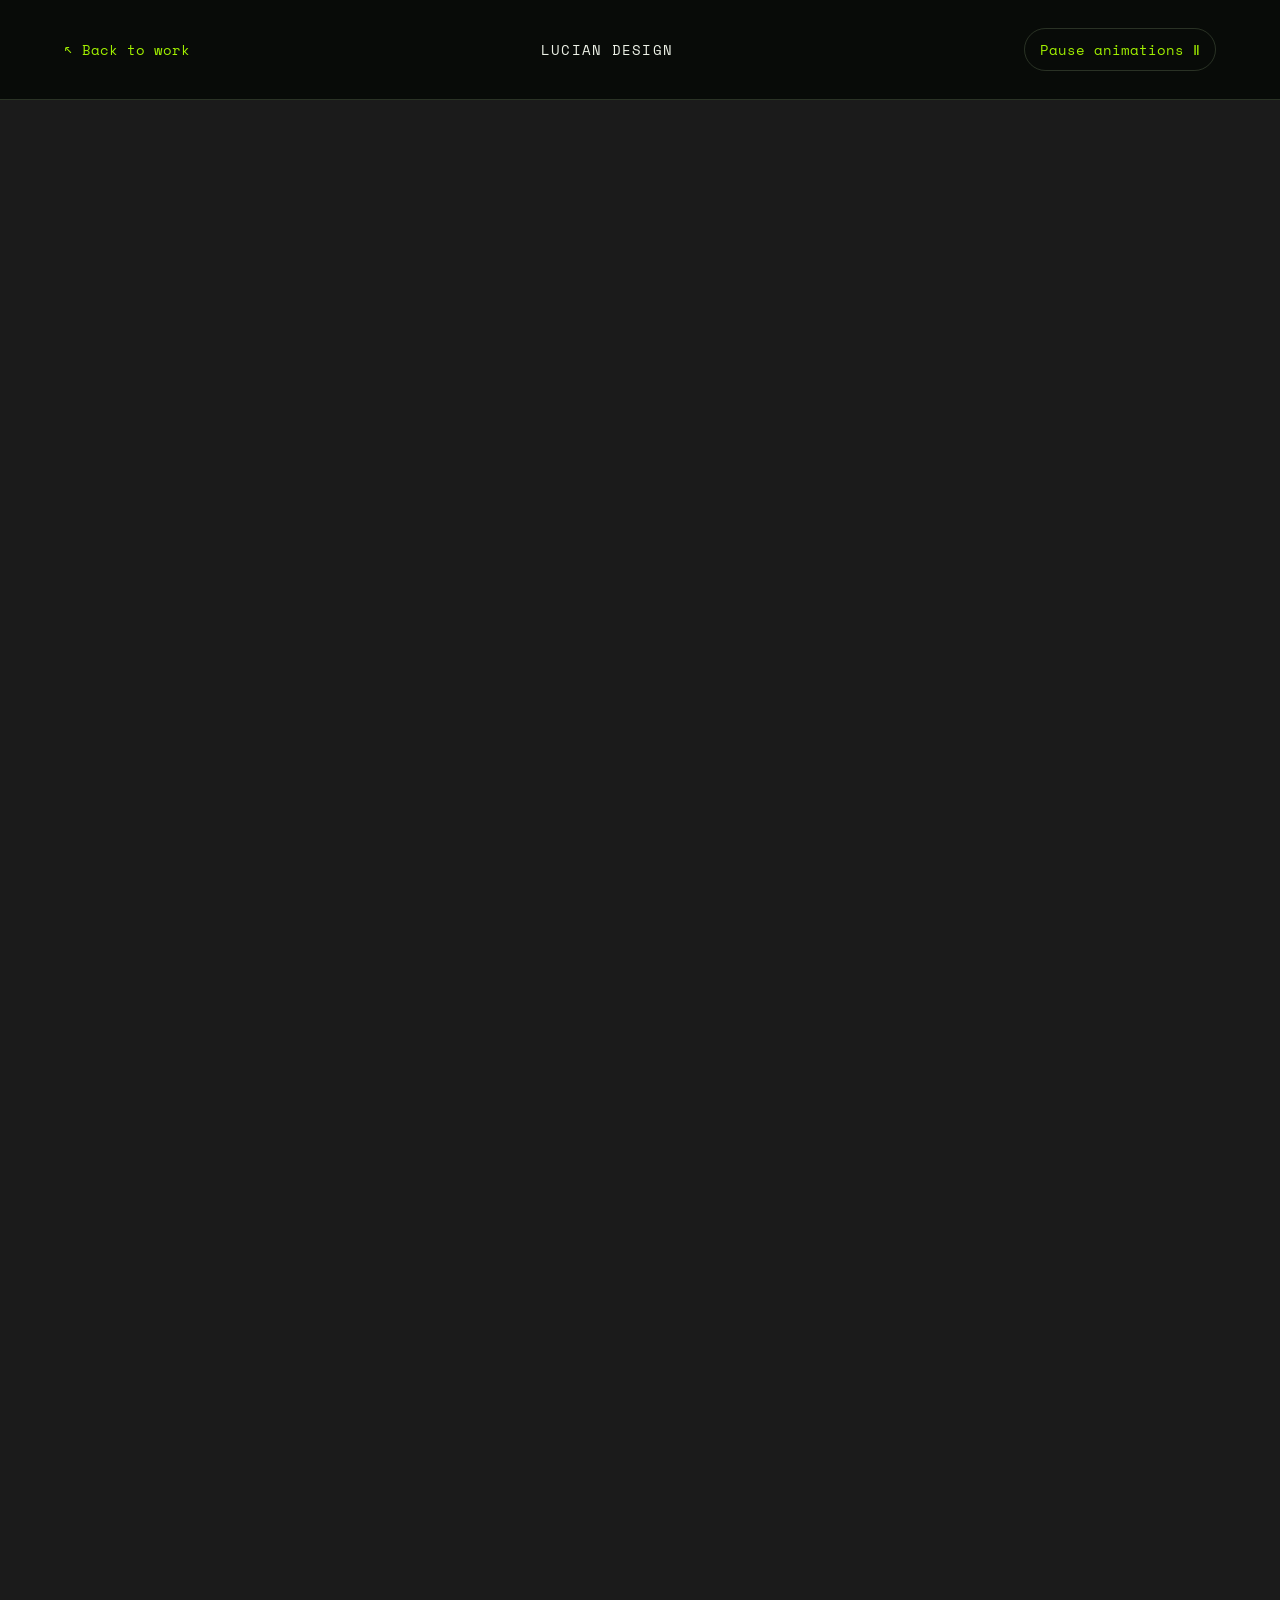
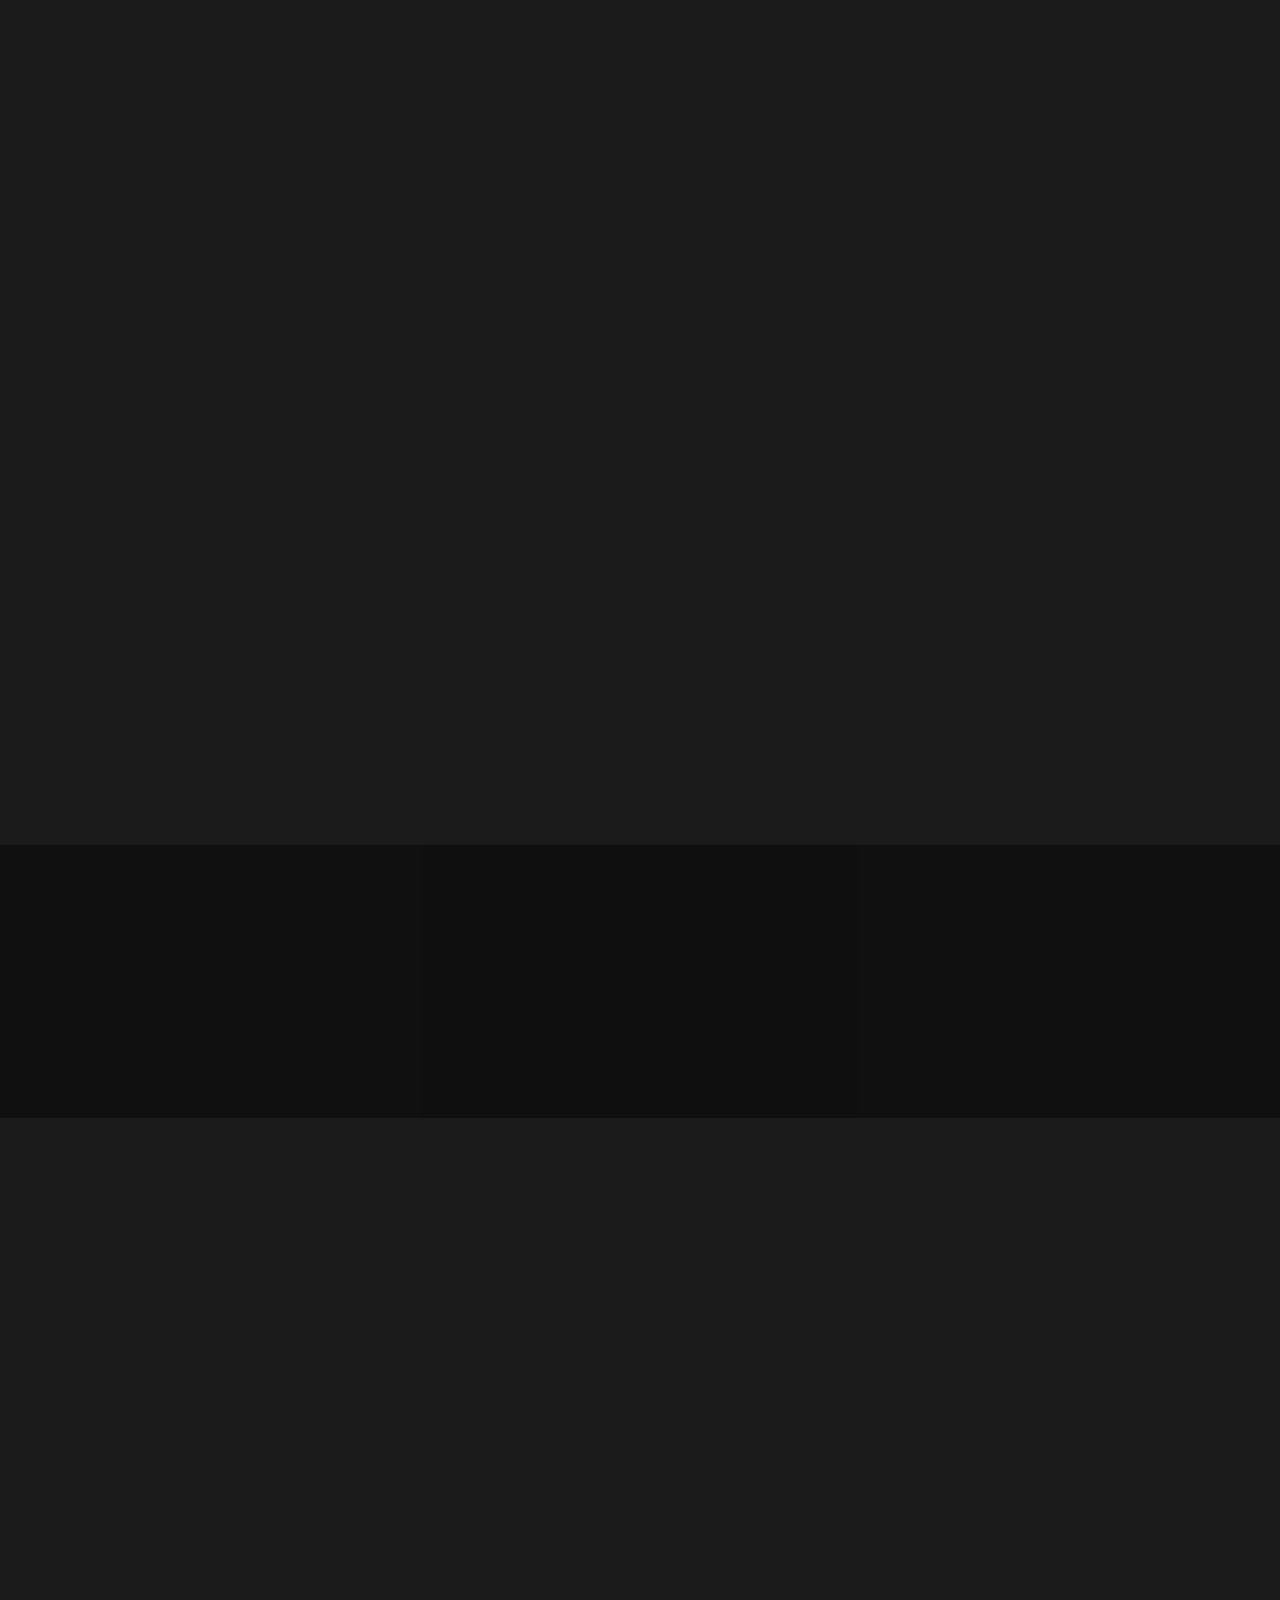
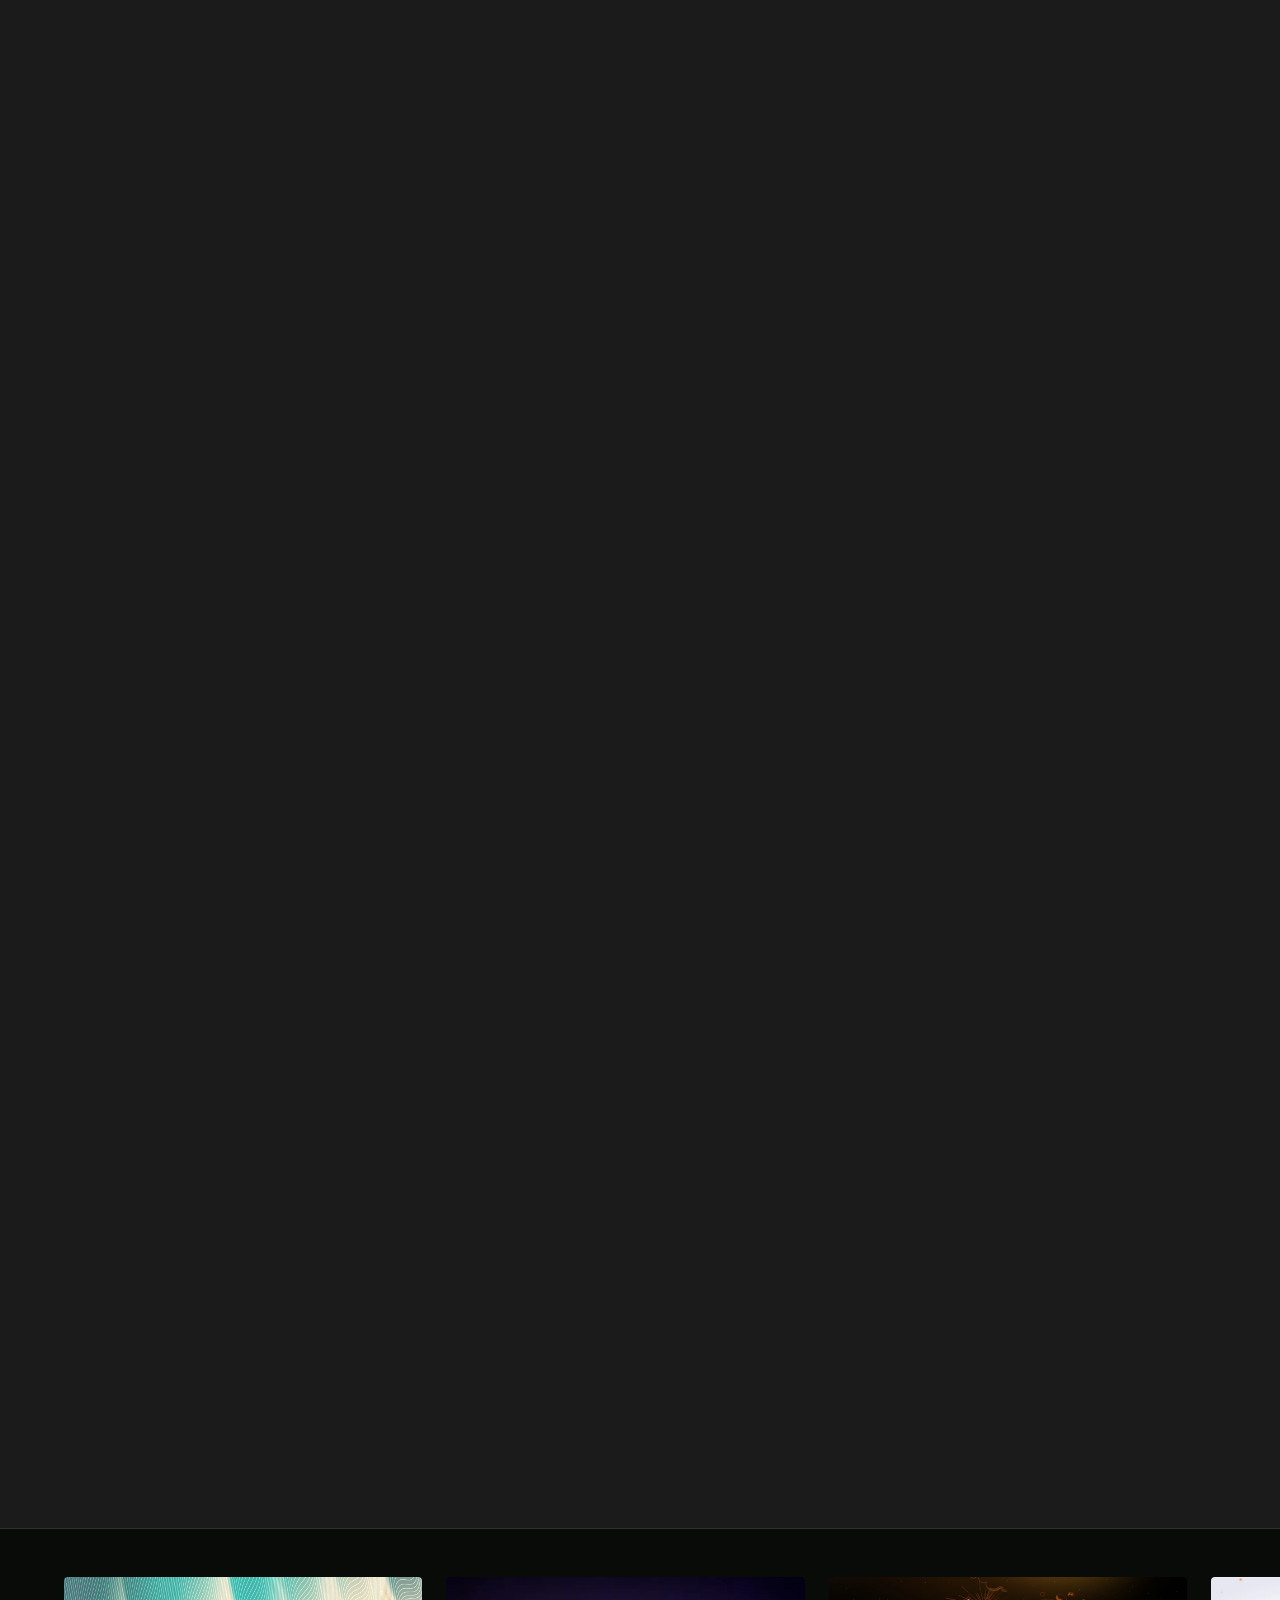
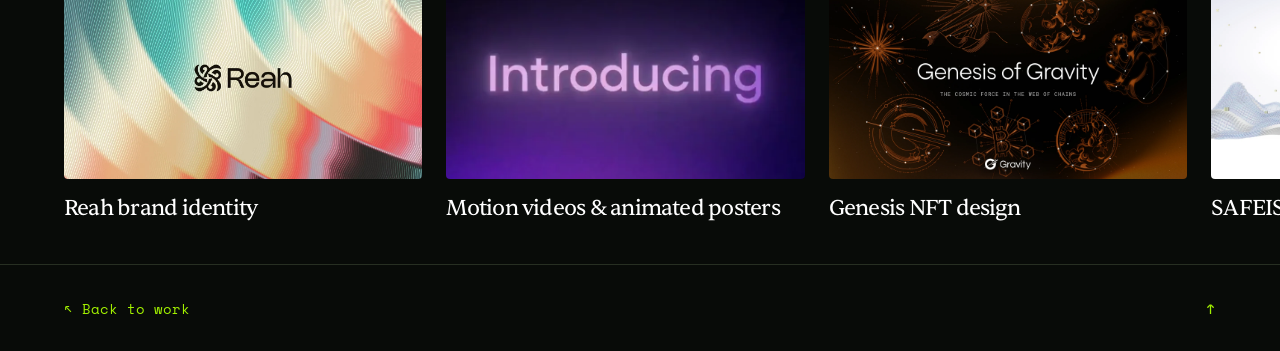
<file: drago.html>
<!doctype html><html lang="en"><head><meta charset="utf-8"><meta name="viewport" content="width=device-width,initial-scale=1"><meta name="theme-color" content="#080b08"><meta name="description" content="DraGo cryptocurrency security product design by Lucian Lu."><title>DraGo — Lucian Design</title><link rel="stylesheet" href="./motion-detail.css?v=readable-contact-1"><link rel="stylesheet" href="./case-study.css?v=readable-contact-1"><link rel="stylesheet" href="./related-projects.css?v=readable-contact-1"><link rel="stylesheet" href="./sentient-titles.css?v=readable-contact-1"><link rel="stylesheet" href="./readability.css?v=inter-sentient-1"></head><body id="top"><header class="detail-nav"><a href="./#selected-work" class="back-link">↖ Back to work</a><a href="./" class="wordmark">LUCIAN DESIGN</a><button id="motion-toggle" aria-pressed="false">Pause animations Ⅱ</button></header><main><div class="case-gallery" id="project"><figure class="case-module"><img src="./assets/drago/00-1.webp" alt="DraGo project visual 1" width="1920" height="1080" loading="eager" decoding="async" fetchpriority="high"></figure><figure class="case-module"><img src="./assets/drago/01-1.webp" alt="DraGo project visual 2" width="1920" height="1080" loading="lazy" decoding="async"></figure><figure class="case-module"><img src="./assets/drago/02-1.webp" alt="DraGo project visual 3" width="1920" height="1080" loading="lazy" decoding="async"></figure><figure class="case-module"><img src="./assets/drago/03-1.webp" alt="DraGo project visual 4" width="1920" height="1080" loading="lazy" decoding="async"></figure><figure class="case-module"><img src="./assets/drago/04-1.webp" alt="DraGo project visual 5" width="1920" height="1597" loading="lazy" decoding="async"></figure><figure class="case-module case-grid"><div class="case-grid-item" style="--aspect:0.7706919945725916"><img src="./assets/drago/05-1.webp" alt="DraGo project visual 6" width="568" height="737" loading="lazy" decoding="async"></div><div class="case-grid-item" style="--aspect:0.7706919945725916"><img src="./assets/drago/05-2.webp" alt="DraGo project visual 6" width="568" height="737" loading="lazy" decoding="async"></div><div class="case-grid-item" style="--aspect:1.6"><div class="video-shell"><video data-src="./assets/drago/05-3.mp4" poster="./assets/drago/05-3-poster.webp" width="600" height="375" muted loop playsinline preload="none" aria-label="DraGo motion design"></video></div></div><div class="case-grid-item" style="--aspect:0.7706919945725916"><img src="./assets/drago/05-4.webp" alt="DraGo project visual 6" width="568" height="737" loading="lazy" decoding="async"></div><div class="case-grid-item" style="--aspect:0.7706919945725916"><img src="./assets/drago/05-5.webp" alt="DraGo project visual 6" width="568" height="737" loading="lazy" decoding="async"></div></figure><section class="video-embed-module" aria-label="DraGo project video"><iframe title="DraGo project video" src="https://www-ccv.adobe.io/v1/player/ccv/WSz4FTPsLDs/embed?api_key=behance1&amp;bgcolor=%23191919" loading="lazy" allow="autoplay; fullscreen; picture-in-picture" allowfullscreen></iframe></section><figure class="case-module"><img src="./assets/drago/07-1.webp" alt="DraGo project visual 8" width="1920" height="1080" loading="lazy" decoding="async"></figure><figure class="case-module"><img src="./assets/drago/08-1.webp" alt="DraGo project visual 9" width="1920" height="1080" loading="lazy" decoding="async"></figure><figure class="case-module"><img src="./assets/drago/09-1.webp" alt="DraGo project visual 10" width="1920" height="1080" loading="lazy" decoding="async"></figure><figure class="case-module"><img src="./assets/drago/10-1.webp" alt="DraGo project visual 11" width="1920" height="1080" loading="lazy" decoding="async"></figure><figure class="case-module"><img src="./assets/drago/11-1.webp" alt="DraGo project visual 12" width="1920" height="1080" loading="lazy" decoding="async"></figure><figure class="case-module"><img src="./assets/drago/12-1.webp" alt="DraGo project visual 13" width="1920" height="1080" loading="lazy" decoding="async"></figure><figure class="case-module"><img src="./assets/drago/13-1.webp" alt="DraGo project visual 14" width="1920" height="1080" loading="lazy" decoding="async"></figure><figure class="case-module"><img src="./assets/drago/14-1.webp" alt="DraGo project visual 15" width="1920" height="1080" loading="lazy" decoding="async"></figure><figure class="case-module"><img src="./assets/drago/15-1.webp" alt="DraGo project visual 16" width="1920" height="1080" loading="lazy" decoding="async"></figure><figure class="case-module"><img src="./assets/drago/16-1.webp" alt="DraGo project visual 17" width="1920" height="2055" loading="lazy" decoding="async"></figure><figure class="case-module"><img src="./assets/drago/17-1.webp" alt="DraGo project visual 18" width="1920" height="1080" loading="lazy" decoding="async"></figure><figure class="case-module"><img src="./assets/drago/18-1.webp" alt="DraGo project visual 19" width="1920" height="1080" loading="lazy" decoding="async"></figure></div><footer class="case-footer"><a href="./#selected-work">↖ Back to work</a><a href="#top">↑</a></footer></main><script type="module" src="./case-study.js?v=first-visible-start-2"></script><script type="module" src="./related-projects.js?v=order-2"></script><script src="./media-loading.js?v=1" defer></script></body></html>
</file>
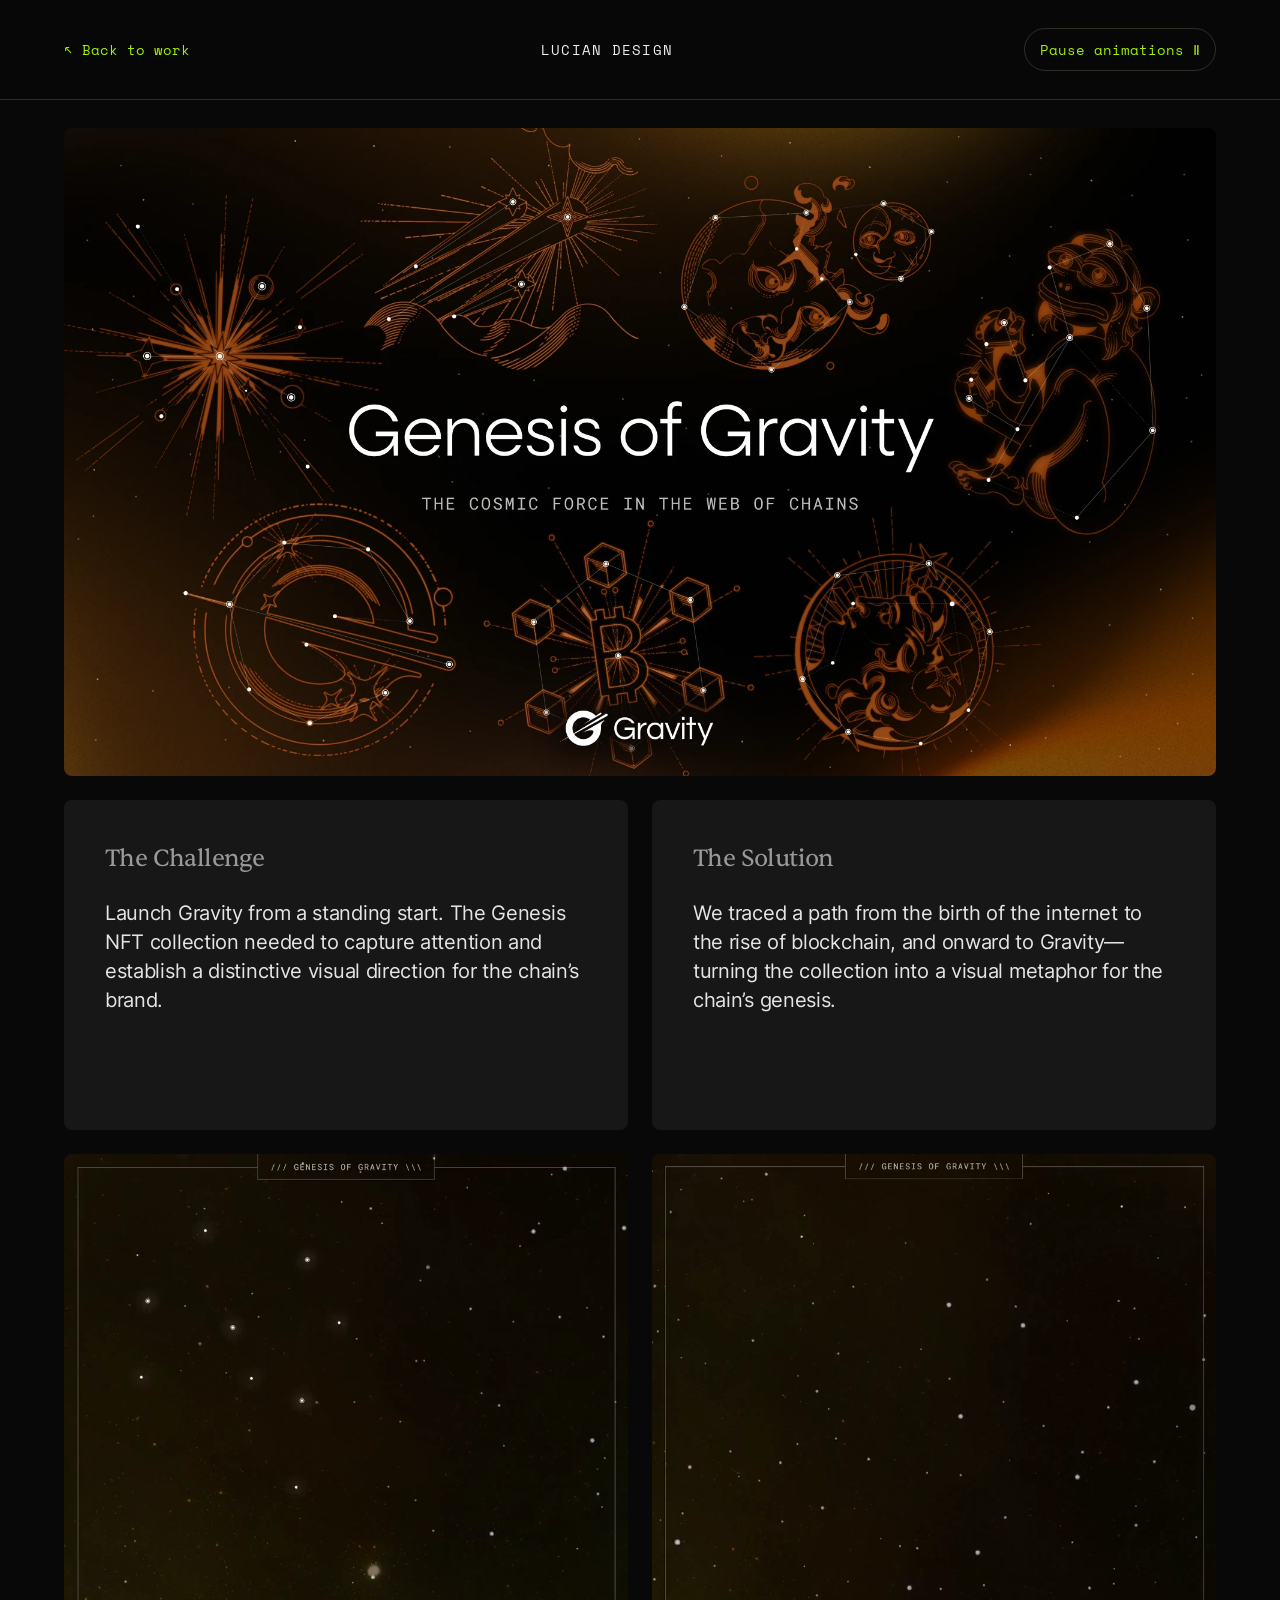
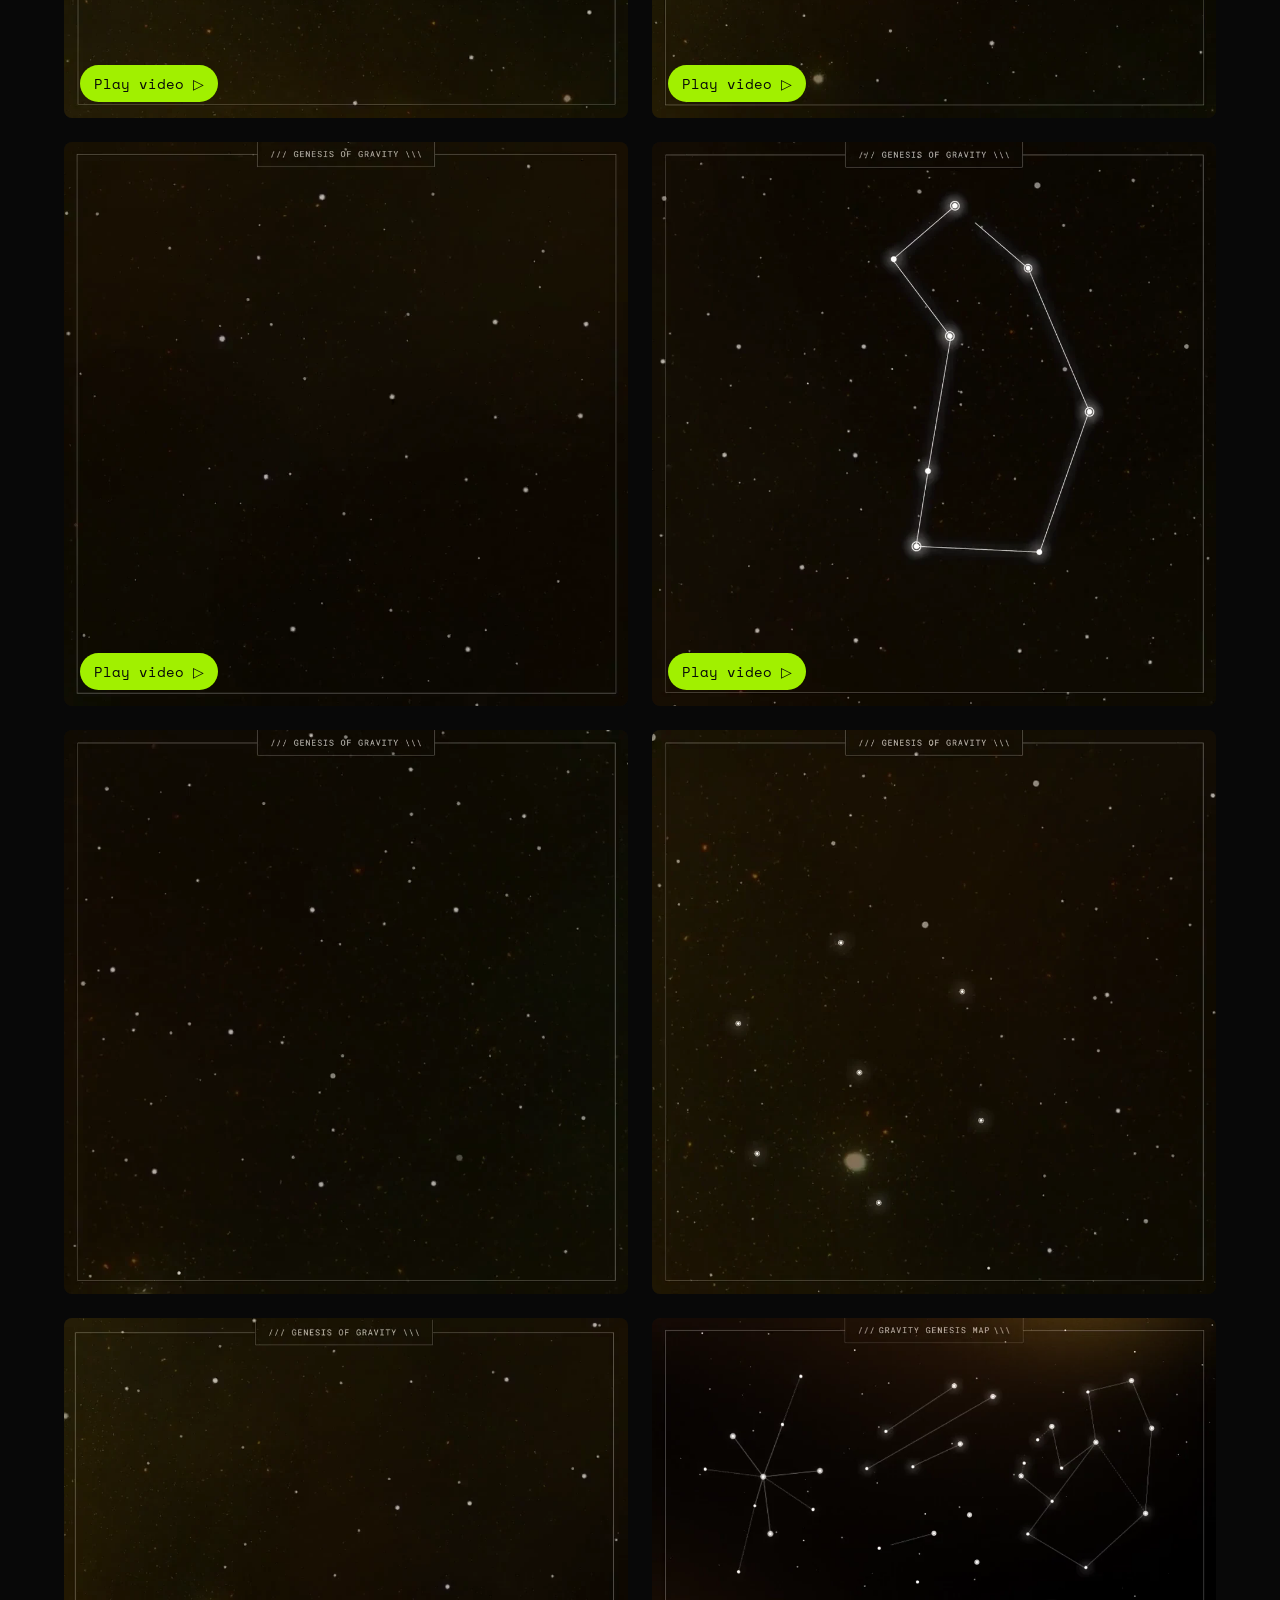
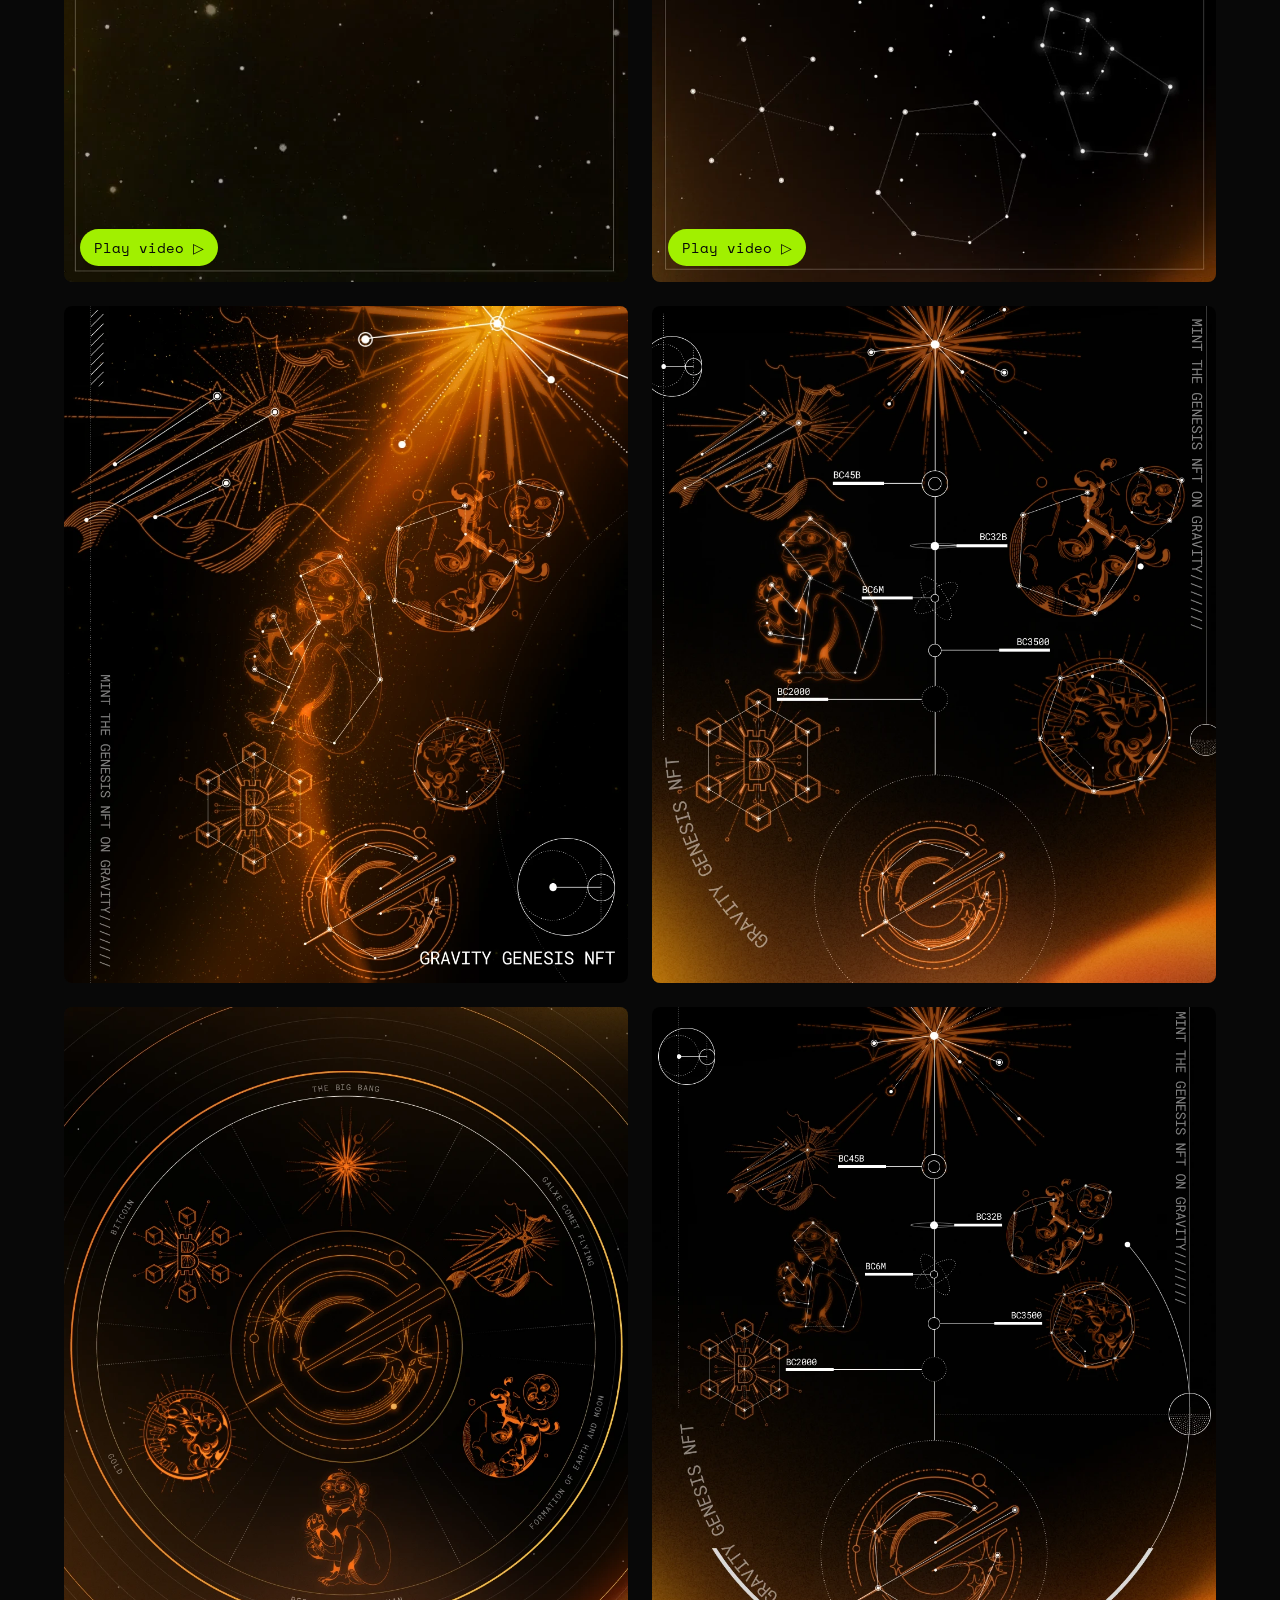
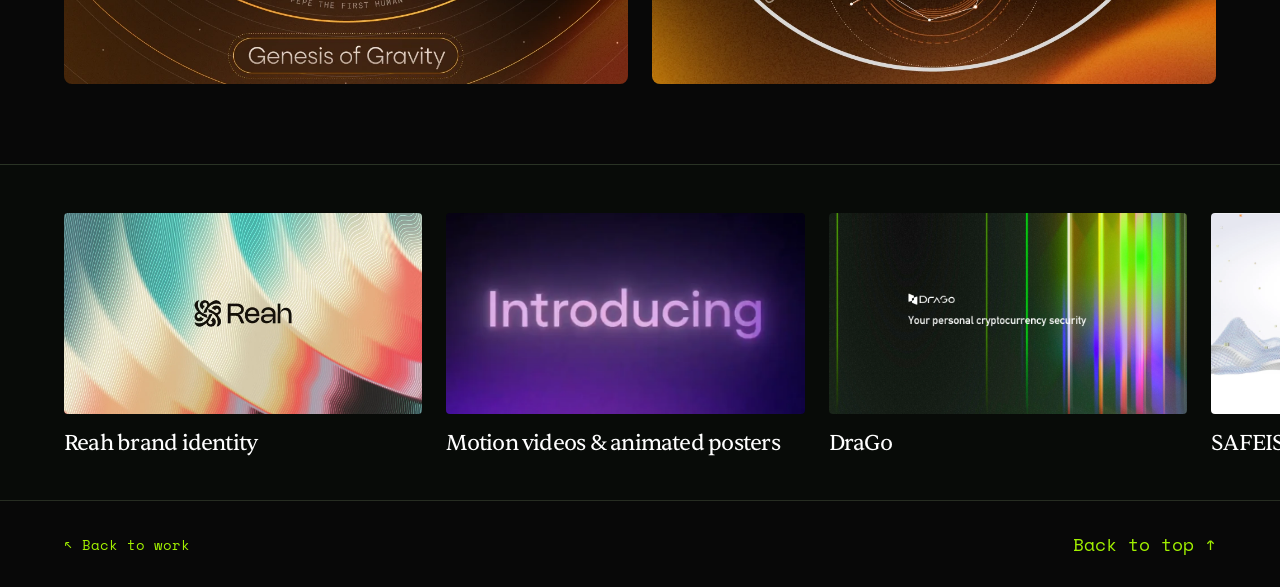
<file: genesis-nft.html>
<!DOCTYPE html>

<html lang="en"><head><meta charset="utf-8"/><meta content="width=device-width,initial-scale=1" name="viewport"/><meta content="#080808" name="theme-color"/><meta content="Genesis NFT design for Gravity. A visual story from the birth of the internet to blockchain and Gravity." name="description"/><title>Genesis NFT design — Lucian Design</title><link as="image" href="./assets/genesis-nft/banner.webp" rel="preload"/><link href="./motion-detail.css?v=content-width-1" rel="stylesheet"/><link href="./case-study.css?v=readable-contact-1" rel="stylesheet"/><link href="./related-projects.css?v=readable-contact-1" rel="stylesheet"/><link href="./sentient-titles.css?v=readable-contact-1" rel="stylesheet"/><link href="./readability.css?v=inter-sentient-1" rel="stylesheet"/><link href="./genesis-nft.css?v=inter-sentient-1" rel="stylesheet"/></head>
<body class="genesis-case" id="top"><header class="detail-nav"><a class="back-link" href="./#selected-work">↖ Back to work</a><a class="wordmark" href="./">LUCIAN DESIGN</a><button aria-pressed="false" id="motion-toggle">Pause animations Ⅱ</button></header>
<main aria-label="Genesis NFT design"><div class="case-gallery genesis-gallery">
<figure class="genesis-banner"><img alt="Genesis of Gravity — The cosmic force in the web of chains" decoding="async" fetchpriority="high" height="1080" src="./assets/genesis-nft/banner.webp" width="1920"/></figure>
<section aria-label="Project approach" class="genesis-brief"><article><h2>The Challenge</h2><p>Launch Gravity from a standing start. The Genesis NFT collection needed to capture attention and establish a distinctive visual direction for the chain’s brand.</p></article><article><h2>The Solution</h2><p>We traced a path from the birth of the internet to the rise of blockchain, and onward to Gravity—turning the collection into a visual metaphor for the chain’s genesis.</p></article></section>
<section aria-label="Genesis NFT motion collection" class="genesis-videos"><div class="video-shell"><video aria-label="Genesis NFT animation 1" data-src="./assets/genesis-nft/motion-01.mp4?v=lead-in-quarter-2" height="960" loop="" muted="" playsinline="" poster="./assets/genesis-nft/motion-01.webp?v=lead-in-quarter-2" preload="none" width="960"></video></div><div class="video-shell"><video aria-label="Genesis NFT animation 2" data-src="./assets/genesis-nft/motion-02.mp4?v=lead-in-quarter-2" height="960" loop="" muted="" playsinline="" poster="./assets/genesis-nft/motion-02.webp?v=lead-in-quarter-2" preload="none" width="960"></video></div><div class="video-shell"><video aria-label="Genesis NFT animation 3" data-src="./assets/genesis-nft/motion-03.mp4?v=lead-in-quarter-2" height="960" loop="" muted="" playsinline="" poster="./assets/genesis-nft/motion-03.webp?v=lead-in-quarter-2" preload="none" width="960"></video></div><div class="video-shell"><video aria-label="Genesis NFT animation 4" data-src="./assets/genesis-nft/motion-04.mp4?v=lead-in-quarter-2" height="960" loop="" muted="" playsinline="" poster="./assets/genesis-nft/motion-04.webp?v=lead-in-quarter-2" preload="none" width="960"></video></div><div class="video-shell"><video aria-label="Genesis NFT animation 5" data-src="./assets/genesis-nft/motion-05.mp4?v=lead-in-quarter-2" height="960" loop="" muted="" playsinline="" poster="./assets/genesis-nft/motion-05.webp?v=lead-in-quarter-2" preload="none" width="960"></video></div><div class="video-shell"><video aria-label="Genesis NFT animation 6" data-src="./assets/genesis-nft/motion-06.mp4?v=lead-in-quarter-2" height="960" loop="" muted="" playsinline="" poster="./assets/genesis-nft/motion-06.webp?v=lead-in-quarter-2" preload="none" width="960"></video></div><div class="video-shell"><video aria-label="Genesis NFT animation 7" data-src="./assets/genesis-nft/motion-07.mp4?v=lead-in-quarter-2" height="960" loop="" muted="" playsinline="" poster="./assets/genesis-nft/motion-07.webp?v=lead-in-quarter-2" preload="none" width="960"></video></div><div class="video-shell"><video aria-label="Genesis NFT animation 8" data-src="./assets/genesis-nft/motion-08.mp4?v=lead-in-quarter-2" height="960" loop="" muted="" playsinline="" poster="./assets/genesis-nft/motion-08.webp?v=lead-in-quarter-2" preload="none" width="960"></video></div></section>
<section aria-label="Genesis NFT static designs" class="genesis-stills"><figure><img alt="Genesis NFT visual exploration 1" decoding="async" height="1200" loading="lazy" src="./assets/genesis-nft/static-01.webp" width="1000"/></figure><figure><img alt="Genesis NFT visual exploration 2" decoding="async" height="1200" loading="lazy" src="./assets/genesis-nft/static-02.webp" width="1000"/></figure><figure><img alt="Genesis NFT visual exploration 3" decoding="async" height="1200" loading="lazy" src="./assets/genesis-nft/static-03.webp" width="1000"/></figure><figure><img alt="Genesis NFT visual exploration 4" decoding="async" height="1200" loading="lazy" src="./assets/genesis-nft/static-04.webp" width="1000"/></figure></section>
</div><footer class="case-footer"><a href="./#selected-work">↖ Back to work</a><a aria-label="Back to top" href="#top">Back to top ↑</a></footer></main>
<script src="./case-study.js?v=first-visible-start-2" type="module"></script><script src="./related-projects.js?v=order-2" type="module"></script><script src="./media-loading.js?v=1" defer></script></body></html>
</file>
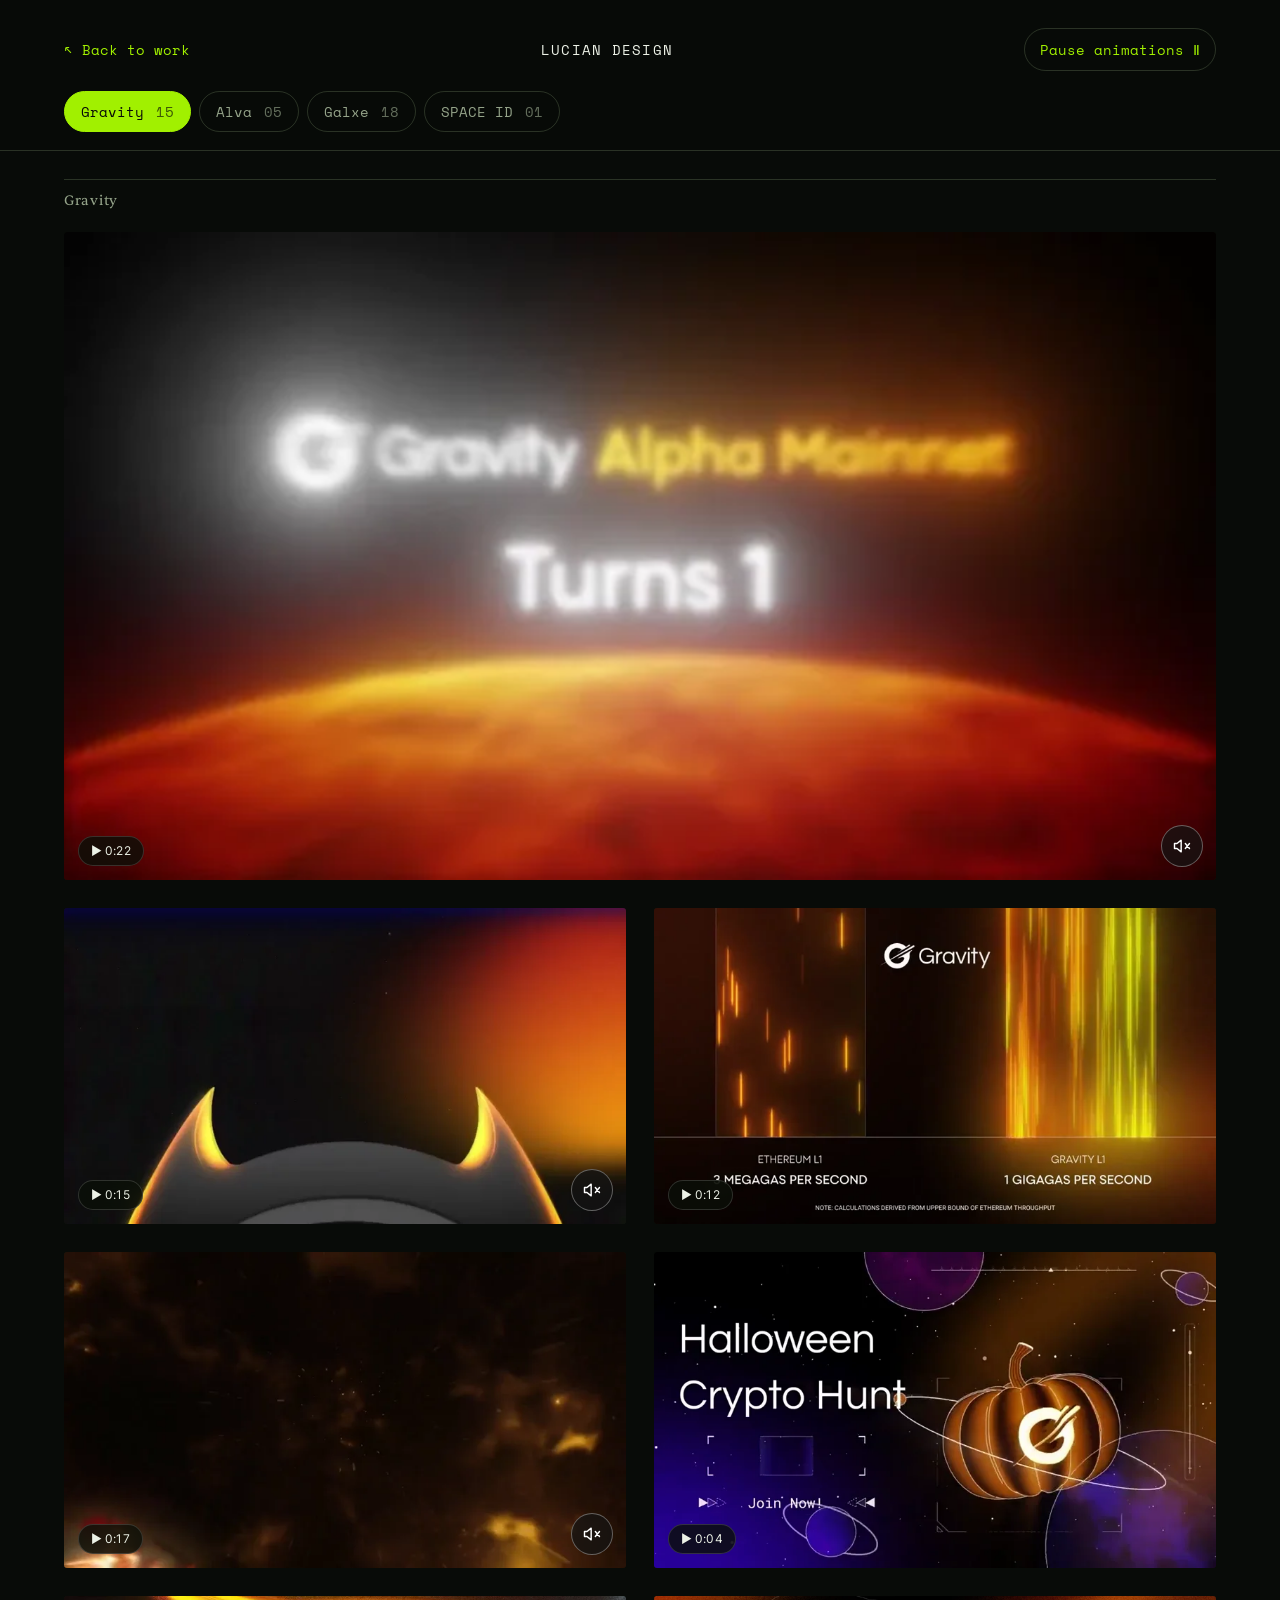
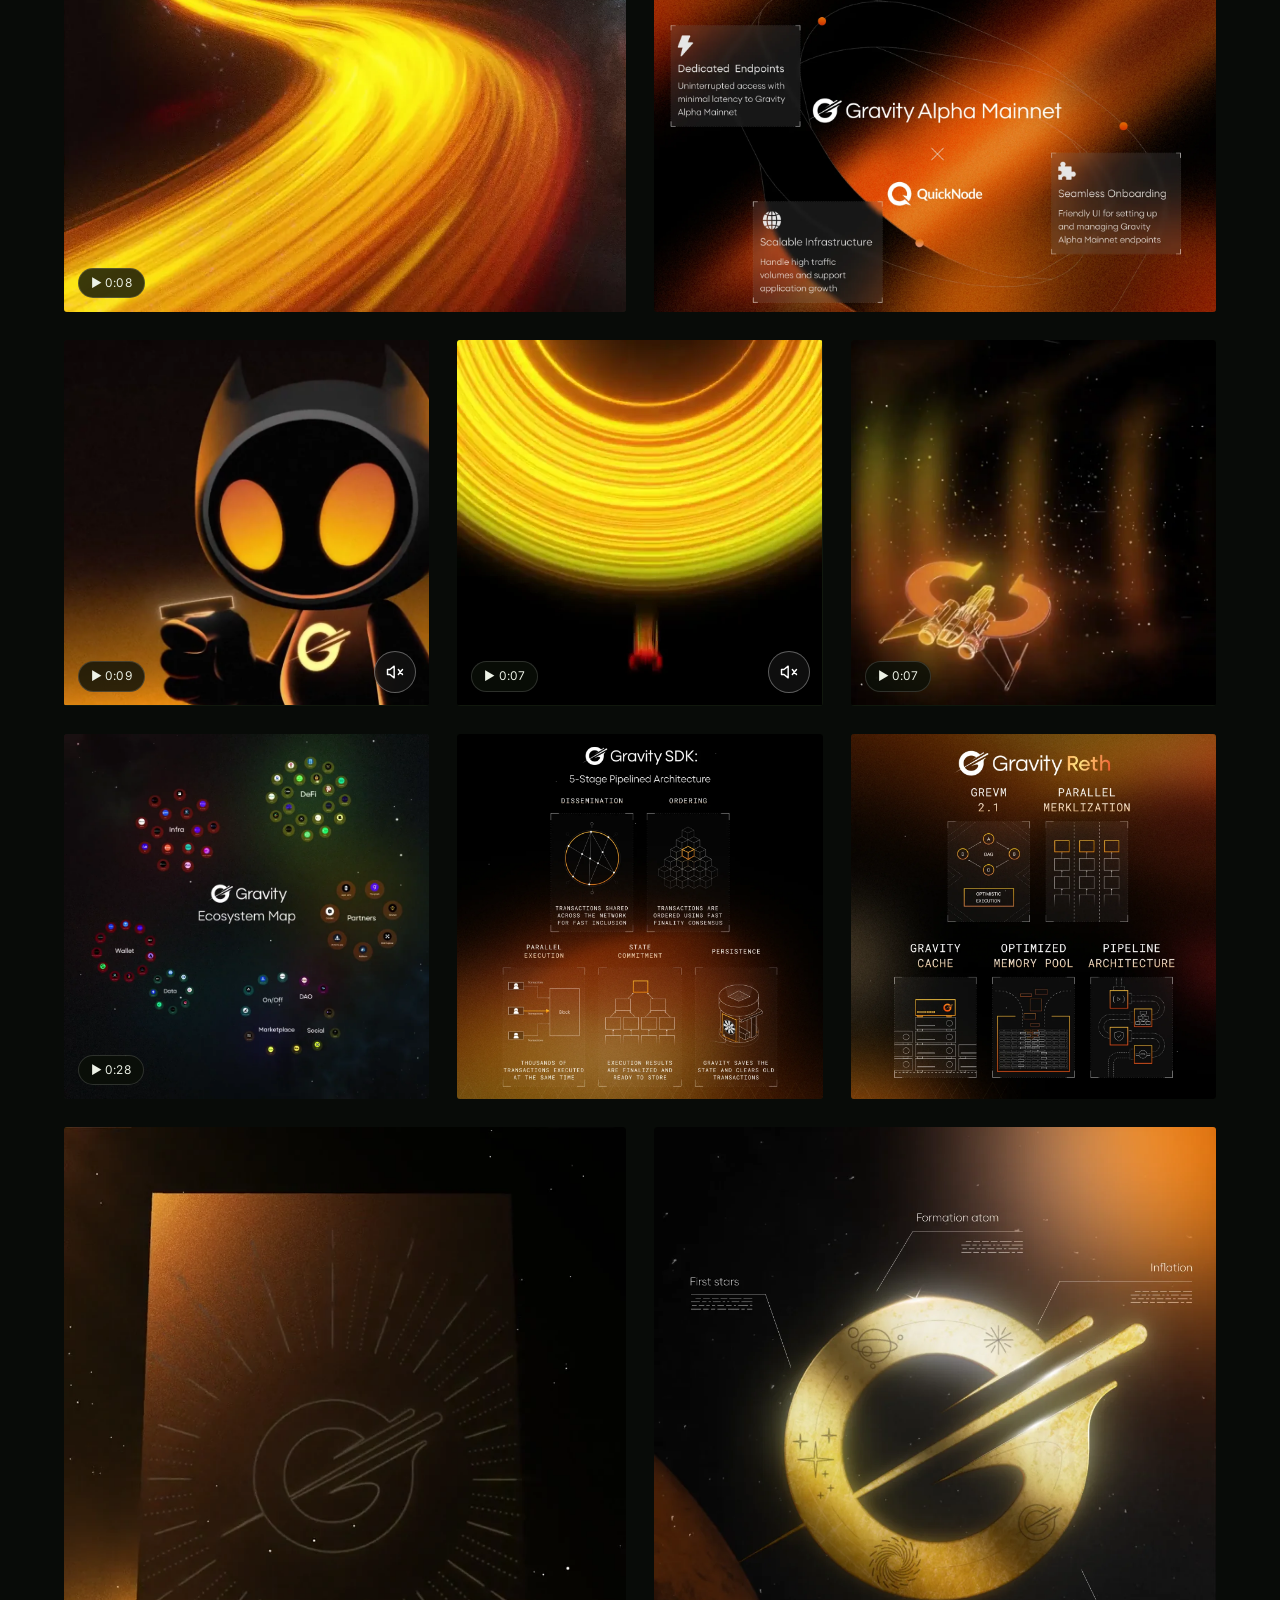
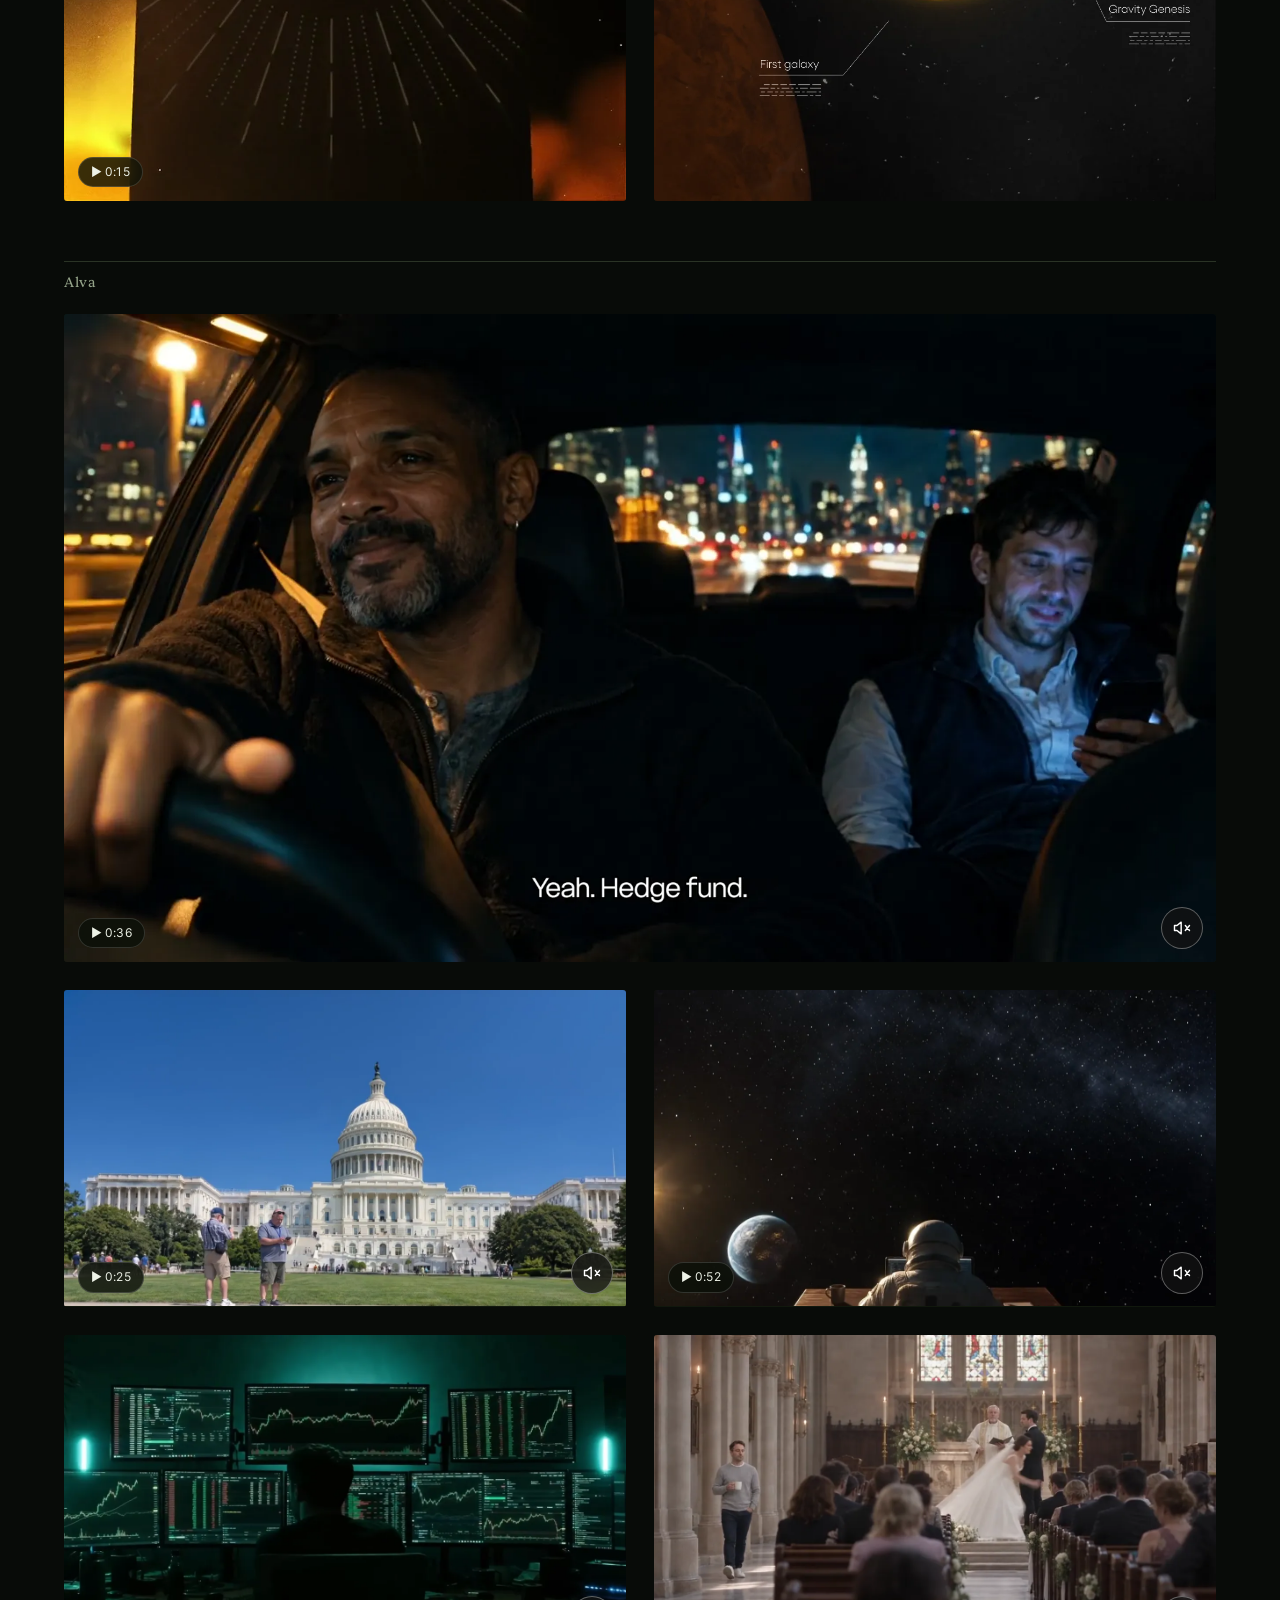
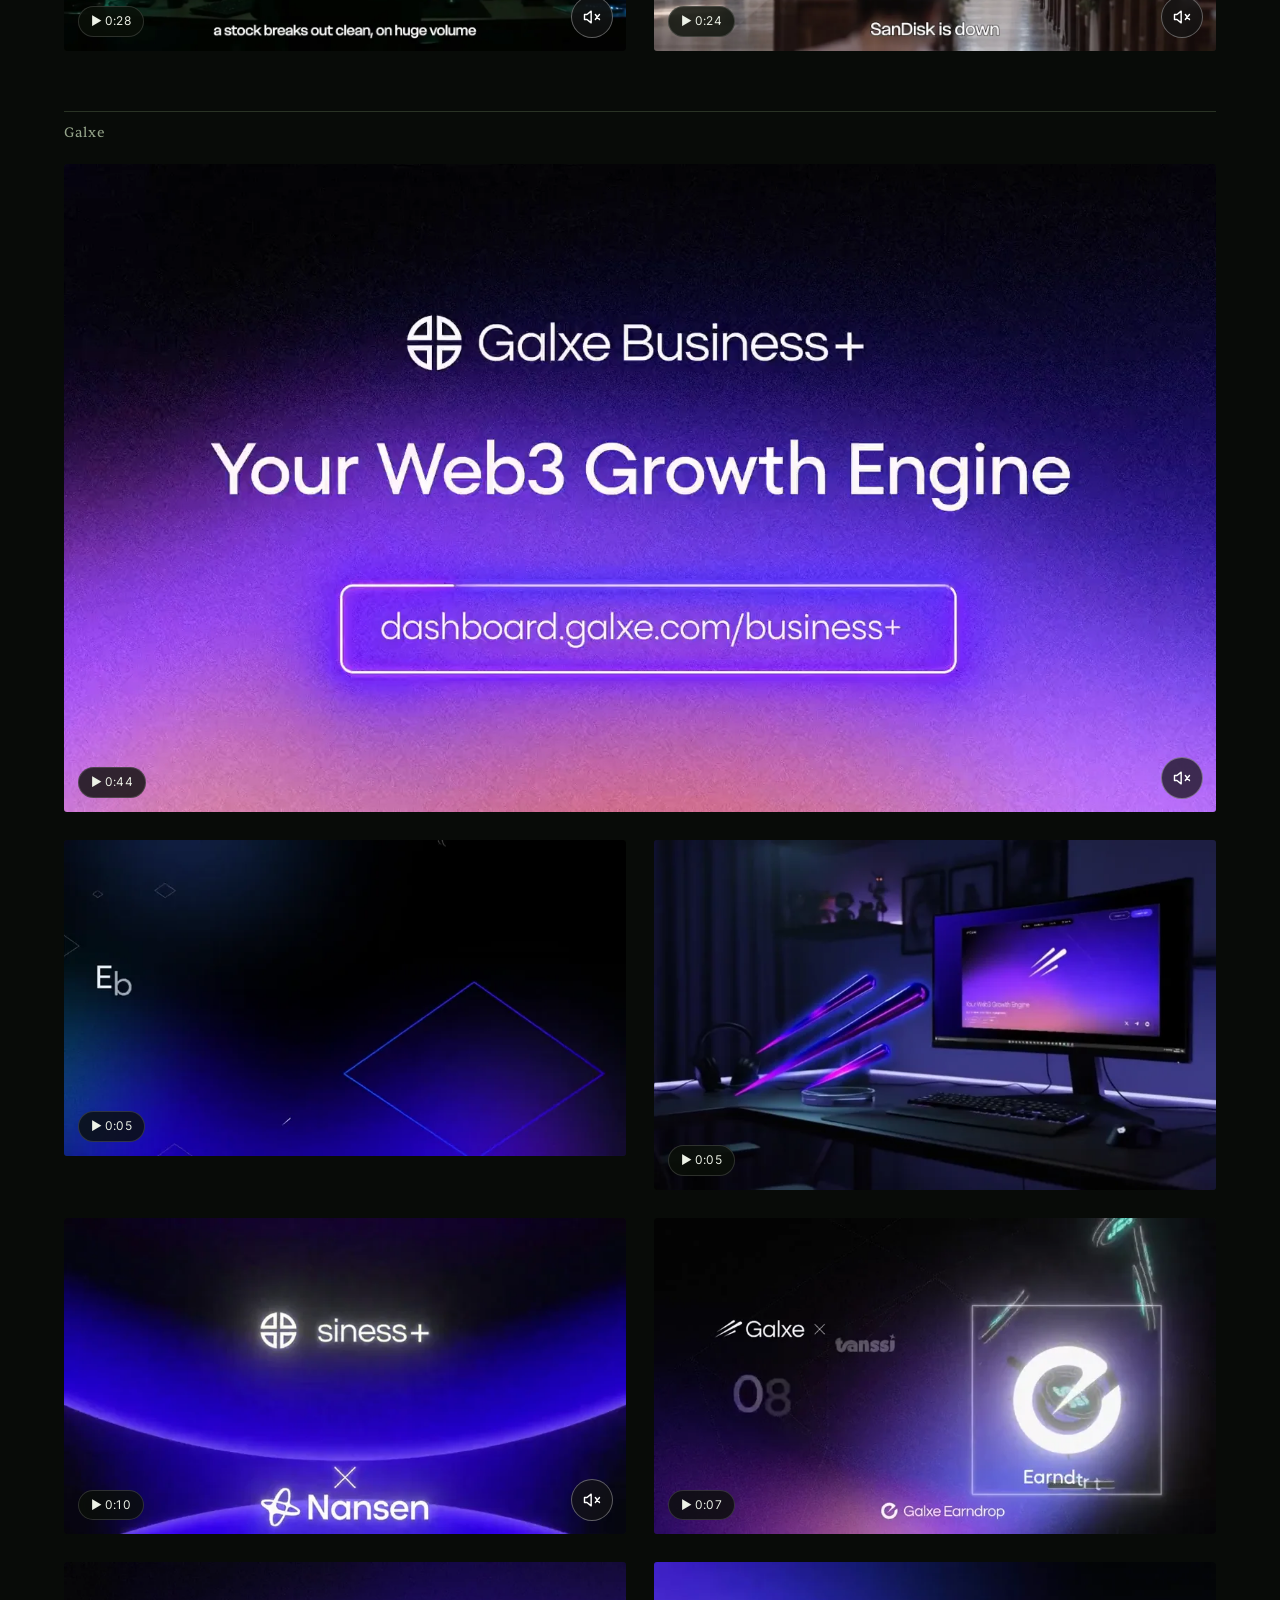
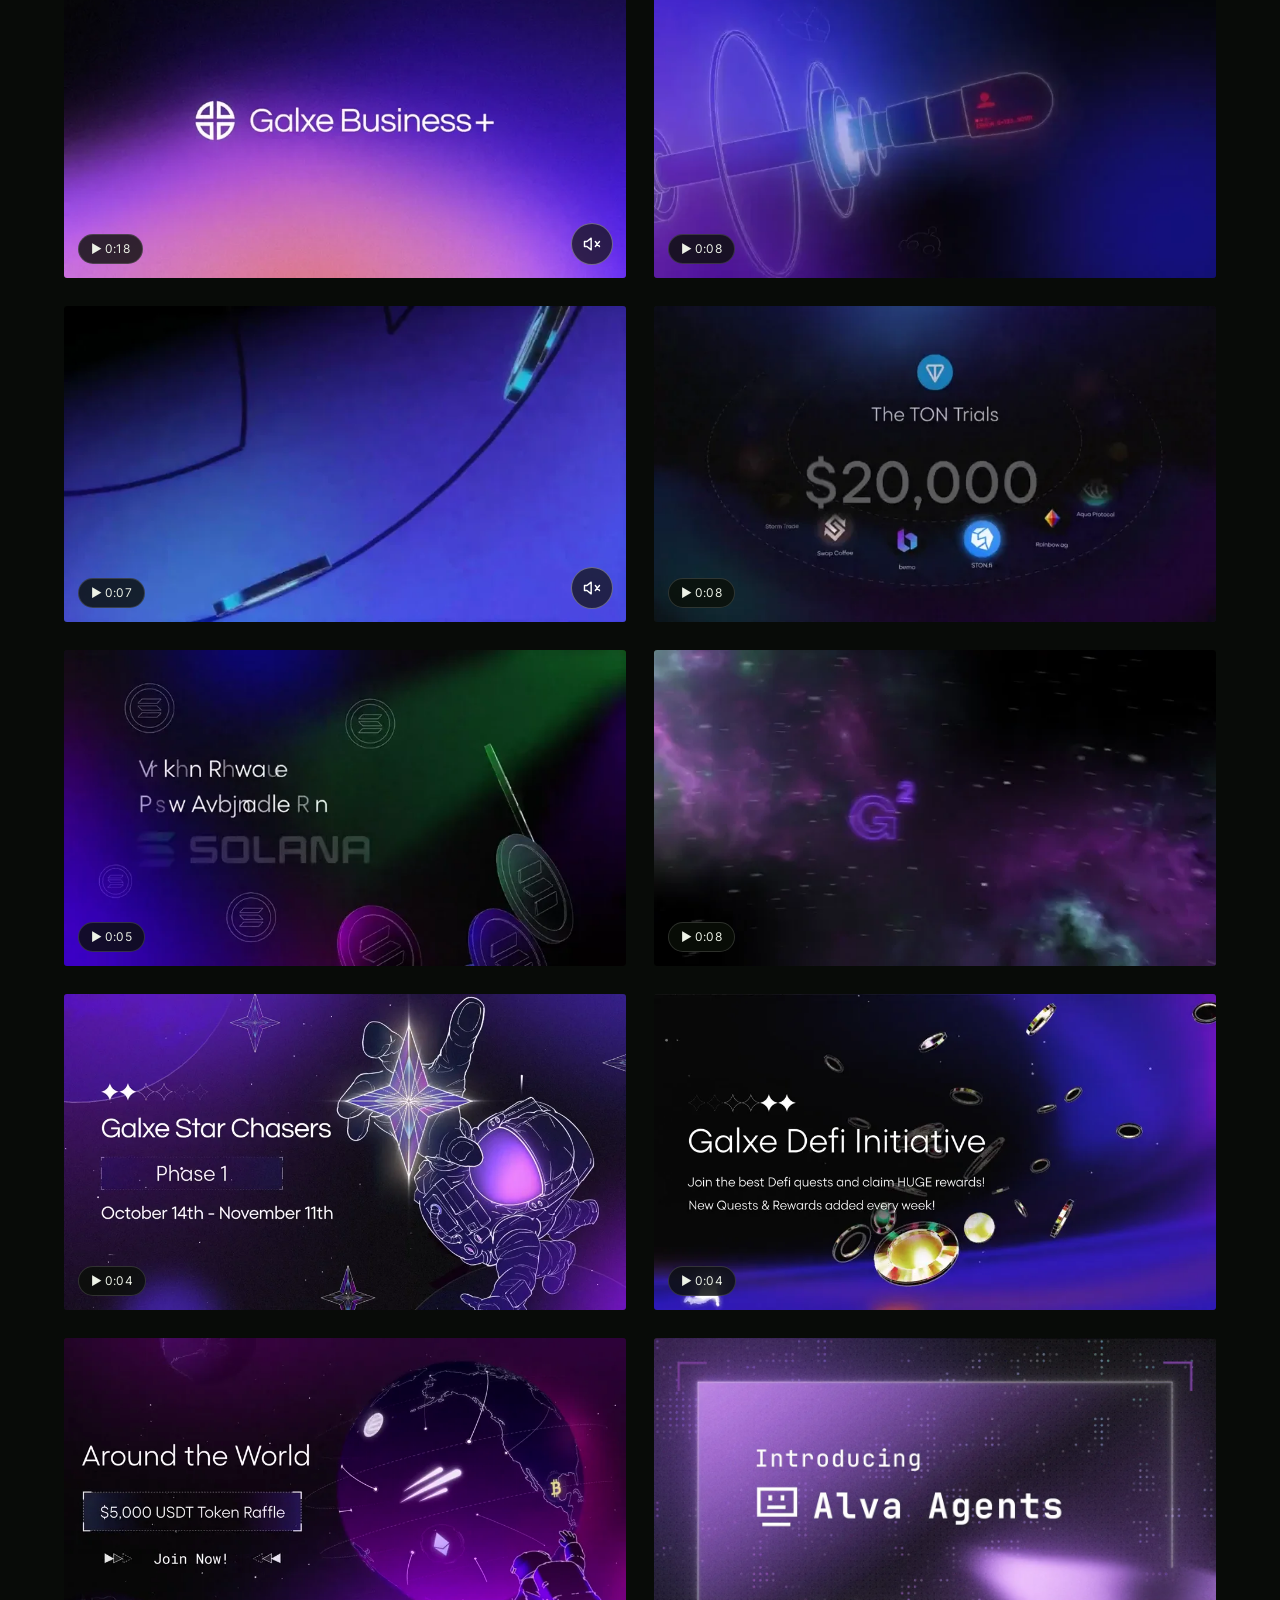
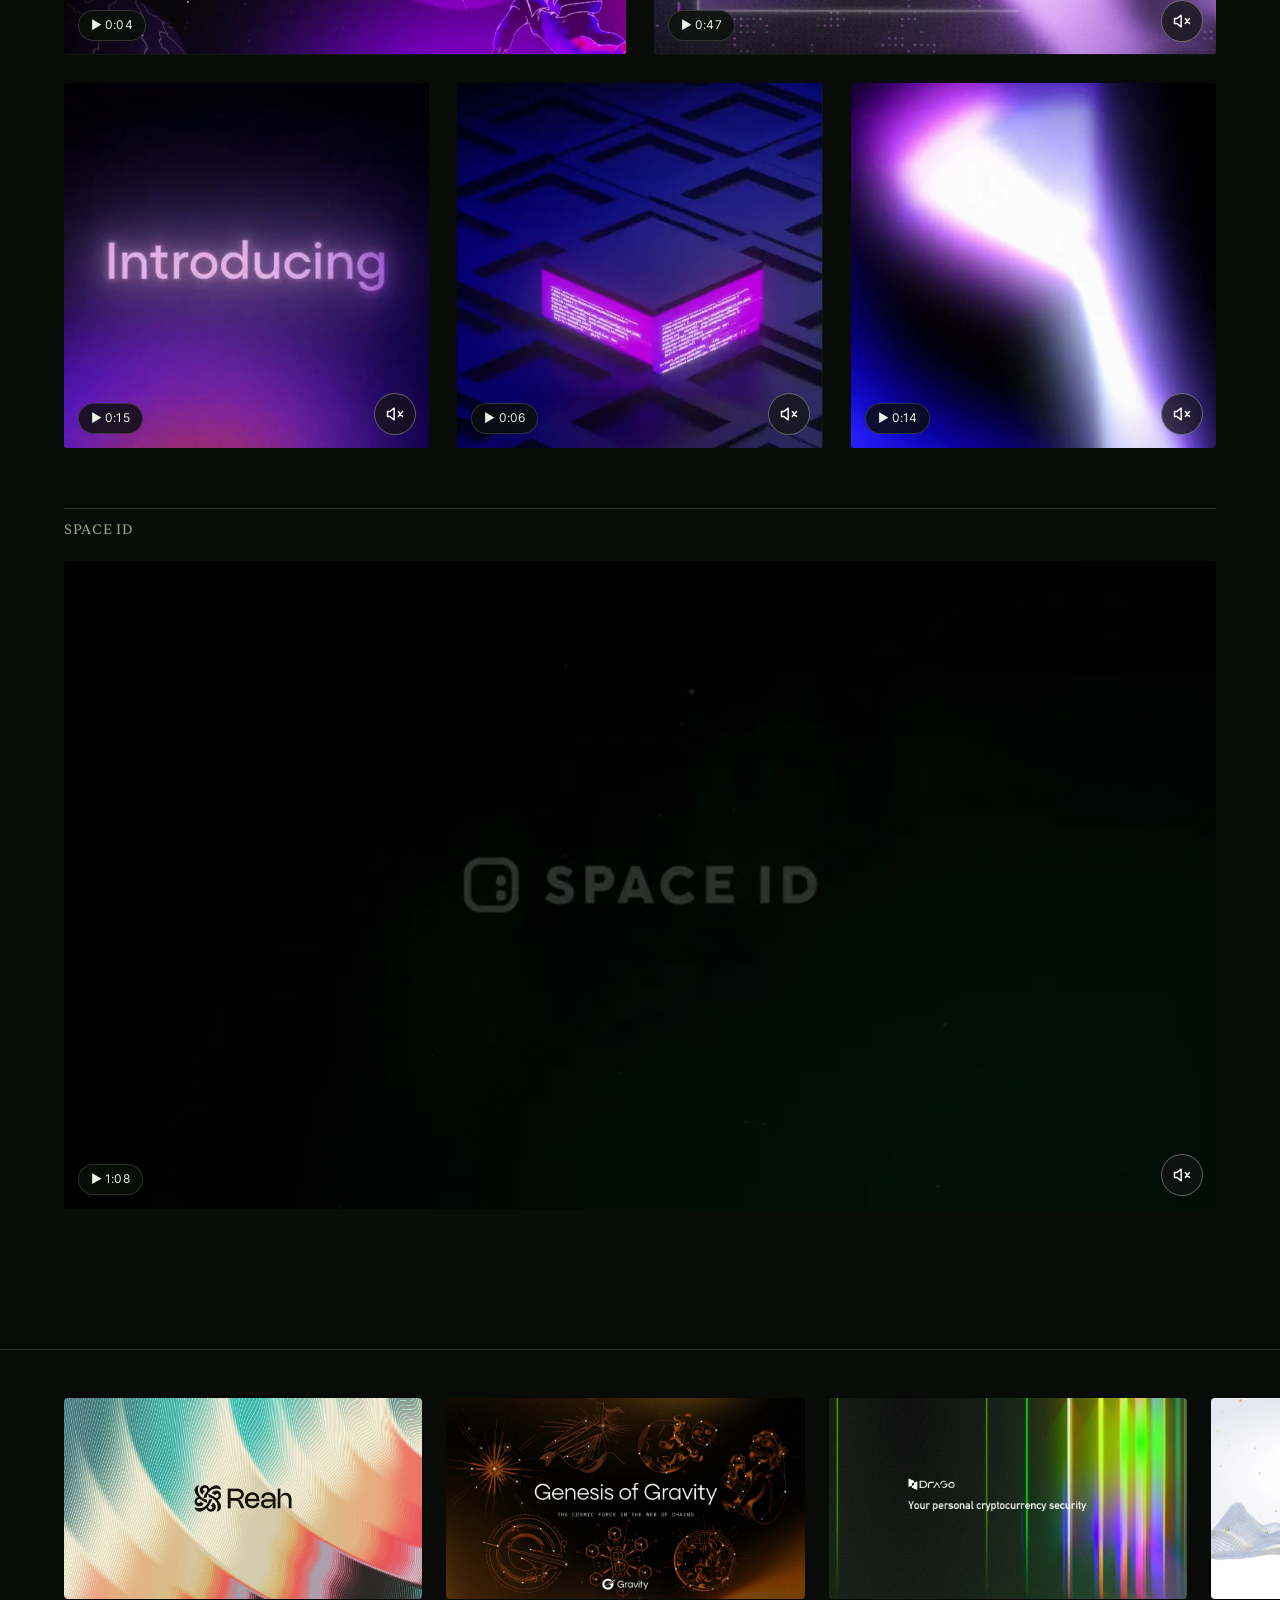
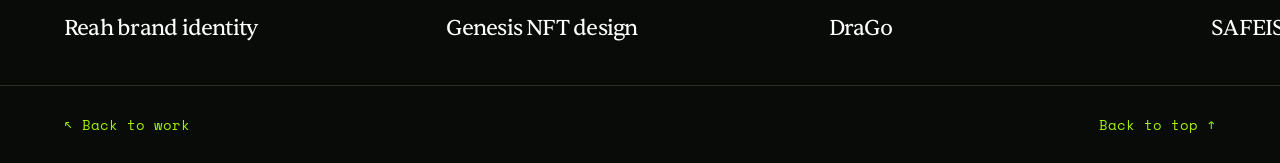
<file: motion.html>
<!DOCTYPE html>

<html lang="en"><head><meta charset="utf-8"/><meta content="width=device-width,initial-scale=1" name="viewport"/><meta content="#080b08" name="theme-color"/><meta content="Motion videos and animated posters by Lucian Design. A collection of standalone motion pieces and visual experiments." name="description"/><title>Motion videos &amp; animated posters — Lucian Design</title><link href="./motion-detail.css?v=tag-1" rel="stylesheet"/><link href="./related-projects.css?v=readable-contact-1" rel="stylesheet"/><link href="./sentient-titles.css?v=readable-contact-1" rel="stylesheet"/><link href="./readability.css?v=inter-sentient-1" rel="stylesheet"/></head>
<body class="motion-collection" id="top"><header class="detail-nav"><a class="back-link" href="./#selected-work">↖ Back to work</a><a class="wordmark" href="./">LUCIAN DESIGN</a><button aria-pressed="false" id="motion-toggle">Pause animations Ⅱ</button><nav aria-label="Filter by product" class="product-nav"><a aria-current="location" href="#gravity">Gravity <span>15</span></a><a href="#alva">Alva <span>05</span></a><a href="#galxe">Galxe <span>18</span></a><a href="#space-id">SPACE ID <span>01</span></a></nav></header>
<main>
<section aria-label="Motion videos and animated posters" class="collection" id="collection"><span hidden="" id="collection-count"></span><div class="product-groups" id="motion-grid"></div></section>
<footer class="motion-footer"><a href="./#selected-work">↖ Back to work</a><a href="#top" id="back-top">Back to top ↑</a></footer></main>
<dialog aria-label="View artwork" id="media-dialog"><button aria-label="Close artwork" class="close"><svg viewBox="0 0 24 24" aria-hidden="true"><path d="M6 6 18 18M18 6 6 18"/></svg></button><div id="media-stage"></div><p hidden="" id="media-caption"></p><a id="media-source" rel="noopener noreferrer" target="_blank">View original on X ↗</a></dialog><script src="./motion-detail.js?v=tag-1" type="module"></script><script src="./related-projects.js?v=order-2" type="module"></script><script src="./media-loading.js?v=1" defer></script></body></html>
</file>
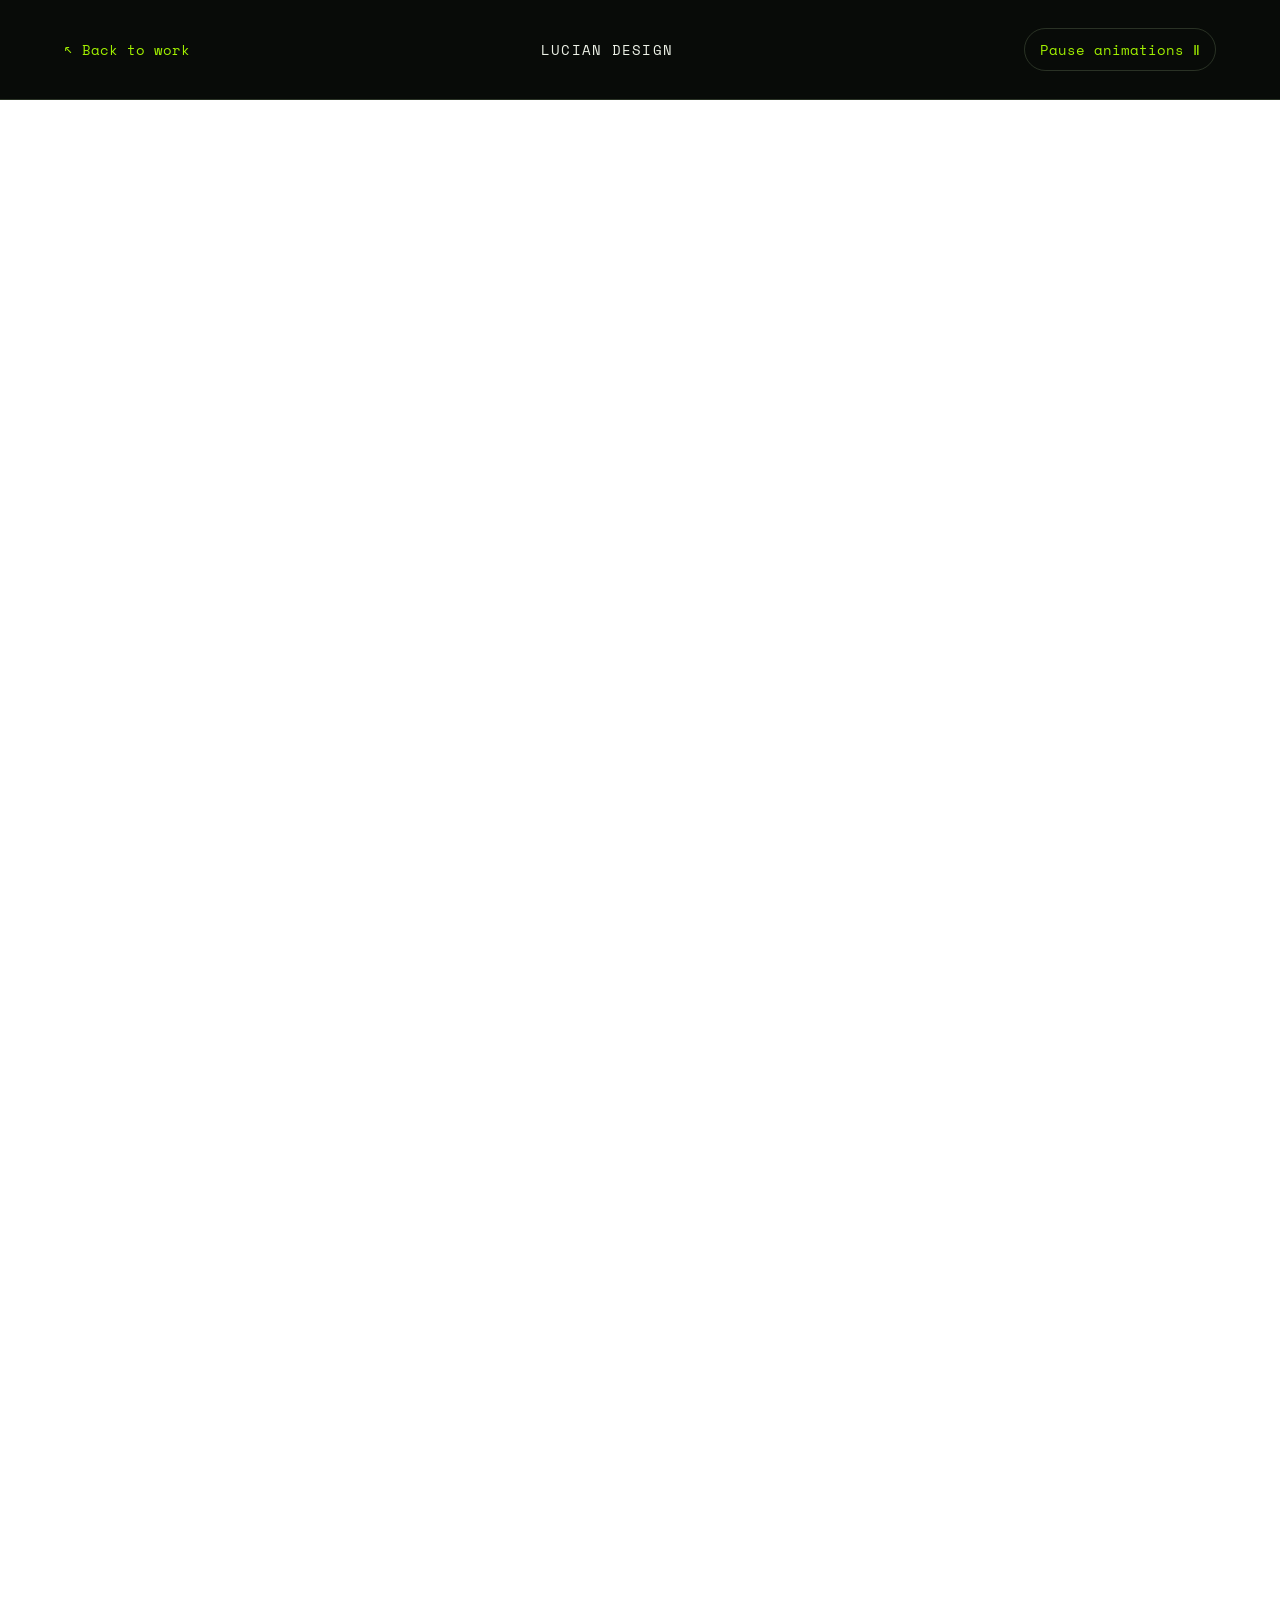
<file: safeis-spear.html>
<!doctype html><html lang="en"><head><meta charset="utf-8"><meta name="viewport" content="width=device-width,initial-scale=1"><meta name="theme-color" content="#080b08"><meta name="description" content="SAFEIS Spear cryptocurrency tracking system UX design by Lucian Lu."><title>SAFEIS Spear UX — Lucian Design</title><link rel="stylesheet" href="./motion-detail.css?v=readable-contact-1"><link rel="stylesheet" href="./case-study.css?v=readable-contact-1"><link rel="stylesheet" href="./related-projects.css?v=readable-contact-1"><link rel="stylesheet" href="./sentient-titles.css?v=readable-contact-1"><link rel="stylesheet" href="./readability.css?v=inter-sentient-1"><style>.spear-gallery{max-width:1440px;width:100%;margin:0 auto;padding:0;background:#fff}.spear-gallery .spear-full{margin:0;padding:0;line-height:0}.spear-gallery .spear-full img{display:block;width:100%;height:auto}</style></head><body id="top"><header class="detail-nav"><a href="./#selected-work" class="back-link">↖ Back to work</a><a href="./" class="wordmark">LUCIAN DESIGN</a><button id="motion-toggle" aria-pressed="false">Pause animations Ⅱ</button></header><main><div class="case-gallery spear-gallery" id="project"><figure class="case-module spear-full" data-behance-module="0"><img src="./assets/safeis-spear/00.webp" alt="SAFEIS Spear cryptocurrency tracking system — module 1" width="1920" height="1080" loading="eager" decoding="async" fetchpriority="high"></figure><figure class="case-module spear-full" data-behance-module="1"><img src="./assets/safeis-spear/01.webp" alt="SAFEIS Spear cryptocurrency tracking system — module 2" width="1920" height="1080" loading="lazy" decoding="async"></figure><figure class="case-module spear-full" data-behance-module="2"><img src="./assets/safeis-spear/02.webp" alt="SAFEIS Spear cryptocurrency tracking system — module 3" width="1920" height="1080" loading="lazy" decoding="async"></figure><figure class="case-module spear-full" data-behance-module="3"><img src="./assets/safeis-spear/03.webp" alt="SAFEIS Spear cryptocurrency tracking system — module 4" width="1920" height="1079" loading="lazy" decoding="async"></figure><figure class="case-module spear-full" data-behance-module="4"><img src="./assets/safeis-spear/04.webp" alt="SAFEIS Spear cryptocurrency tracking system — module 5" width="1920" height="1079" loading="lazy" decoding="async"></figure><figure class="case-module spear-full" data-behance-module="5"><img src="./assets/safeis-spear/05.webp" alt="SAFEIS Spear cryptocurrency tracking system — module 6" width="1920" height="2295" loading="lazy" decoding="async"></figure><figure class="case-module spear-full" data-behance-module="6"><img src="./assets/safeis-spear/06.webp" alt="SAFEIS Spear cryptocurrency tracking system — module 7" width="1920" height="1127" loading="lazy" decoding="async"></figure><figure class="case-module spear-full" data-behance-module="7"><img src="./assets/safeis-spear/07.webp" alt="SAFEIS Spear cryptocurrency tracking system — module 8" width="1920" height="1130" loading="lazy" decoding="async"></figure><figure class="case-module spear-full" data-behance-module="8"><img src="./assets/safeis-spear/08.webp" alt="SAFEIS Spear cryptocurrency tracking system — module 9" width="1920" height="2755" loading="lazy" decoding="async"></figure><figure class="case-module spear-full" data-behance-module="9"><img src="./assets/safeis-spear/09.webp" alt="SAFEIS Spear cryptocurrency tracking system — module 10" width="1920" height="5400" loading="lazy" decoding="async"></figure><figure class="case-module spear-full" data-behance-module="10"><img src="./assets/safeis-spear/10.webp" alt="SAFEIS Spear cryptocurrency tracking system — module 11" width="1920" height="1080" loading="lazy" decoding="async"></figure><figure class="case-module spear-full" data-behance-module="11"><img src="./assets/safeis-spear/11.webp" alt="SAFEIS Spear cryptocurrency tracking system — module 12" width="1920" height="1079" loading="lazy" decoding="async"></figure><figure class="case-module spear-full" data-behance-module="12"><img src="./assets/safeis-spear/12.webp" alt="SAFEIS Spear cryptocurrency tracking system — module 13" width="1920" height="2678" loading="lazy" decoding="async"></figure><figure class="case-module spear-full" data-behance-module="13"><img src="./assets/safeis-spear/13.webp" alt="SAFEIS Spear cryptocurrency tracking system — module 14" width="1920" height="2635" loading="lazy" decoding="async"></figure><figure class="case-module spear-full" data-behance-module="14"><img src="./assets/safeis-spear/14.webp" alt="SAFEIS Spear cryptocurrency tracking system — module 15" width="1920" height="2464" loading="lazy" decoding="async"></figure><figure class="case-module spear-full" data-behance-module="15"><img src="./assets/safeis-spear/15.webp" alt="SAFEIS Spear cryptocurrency tracking system — module 16" width="1920" height="810" loading="lazy" decoding="async"></figure></div><footer class="case-footer"><a href="./#selected-work">↖ Back to work</a><a href="#top">↑</a></footer></main><script type="module" src="./case-study.js?v=first-visible-start-2"></script><script type="module" src="./related-projects.js?v=order-2"></script><script src="./media-loading.js?v=1" defer></script></body></html>
</file>
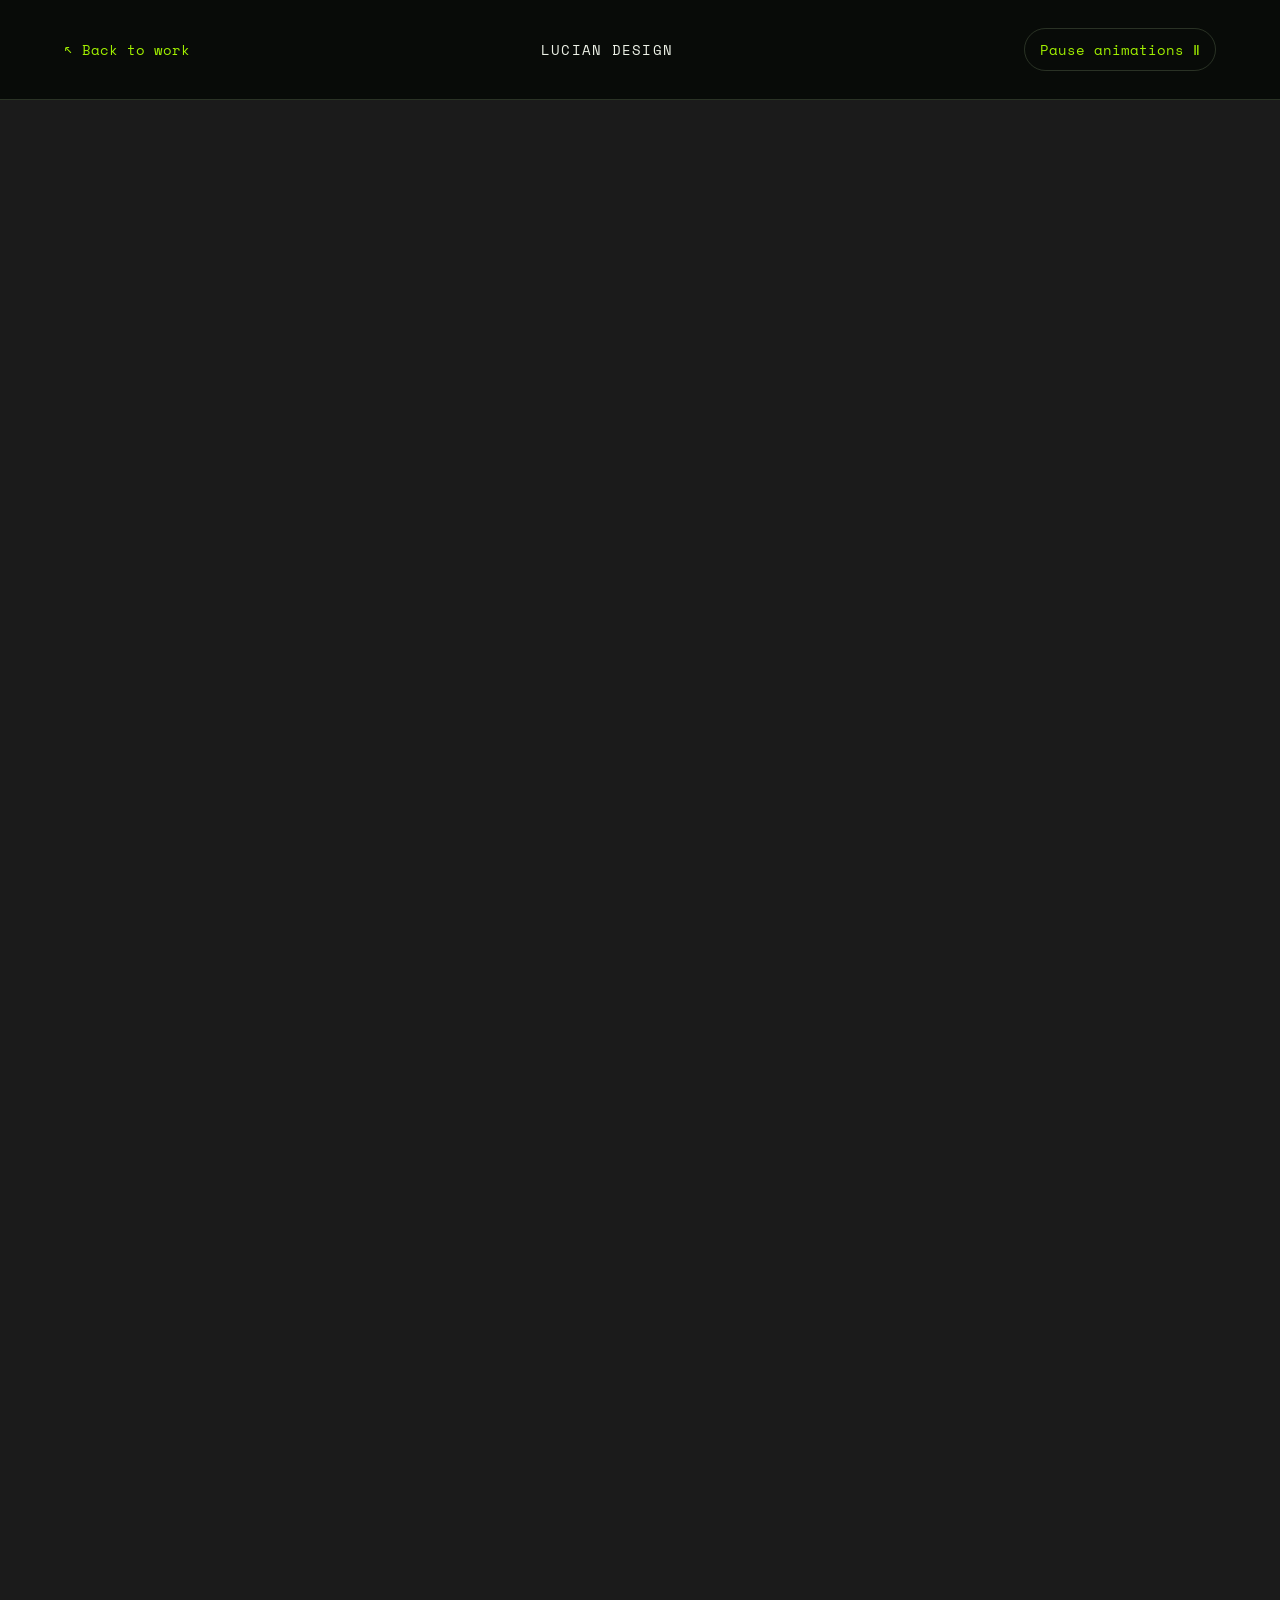
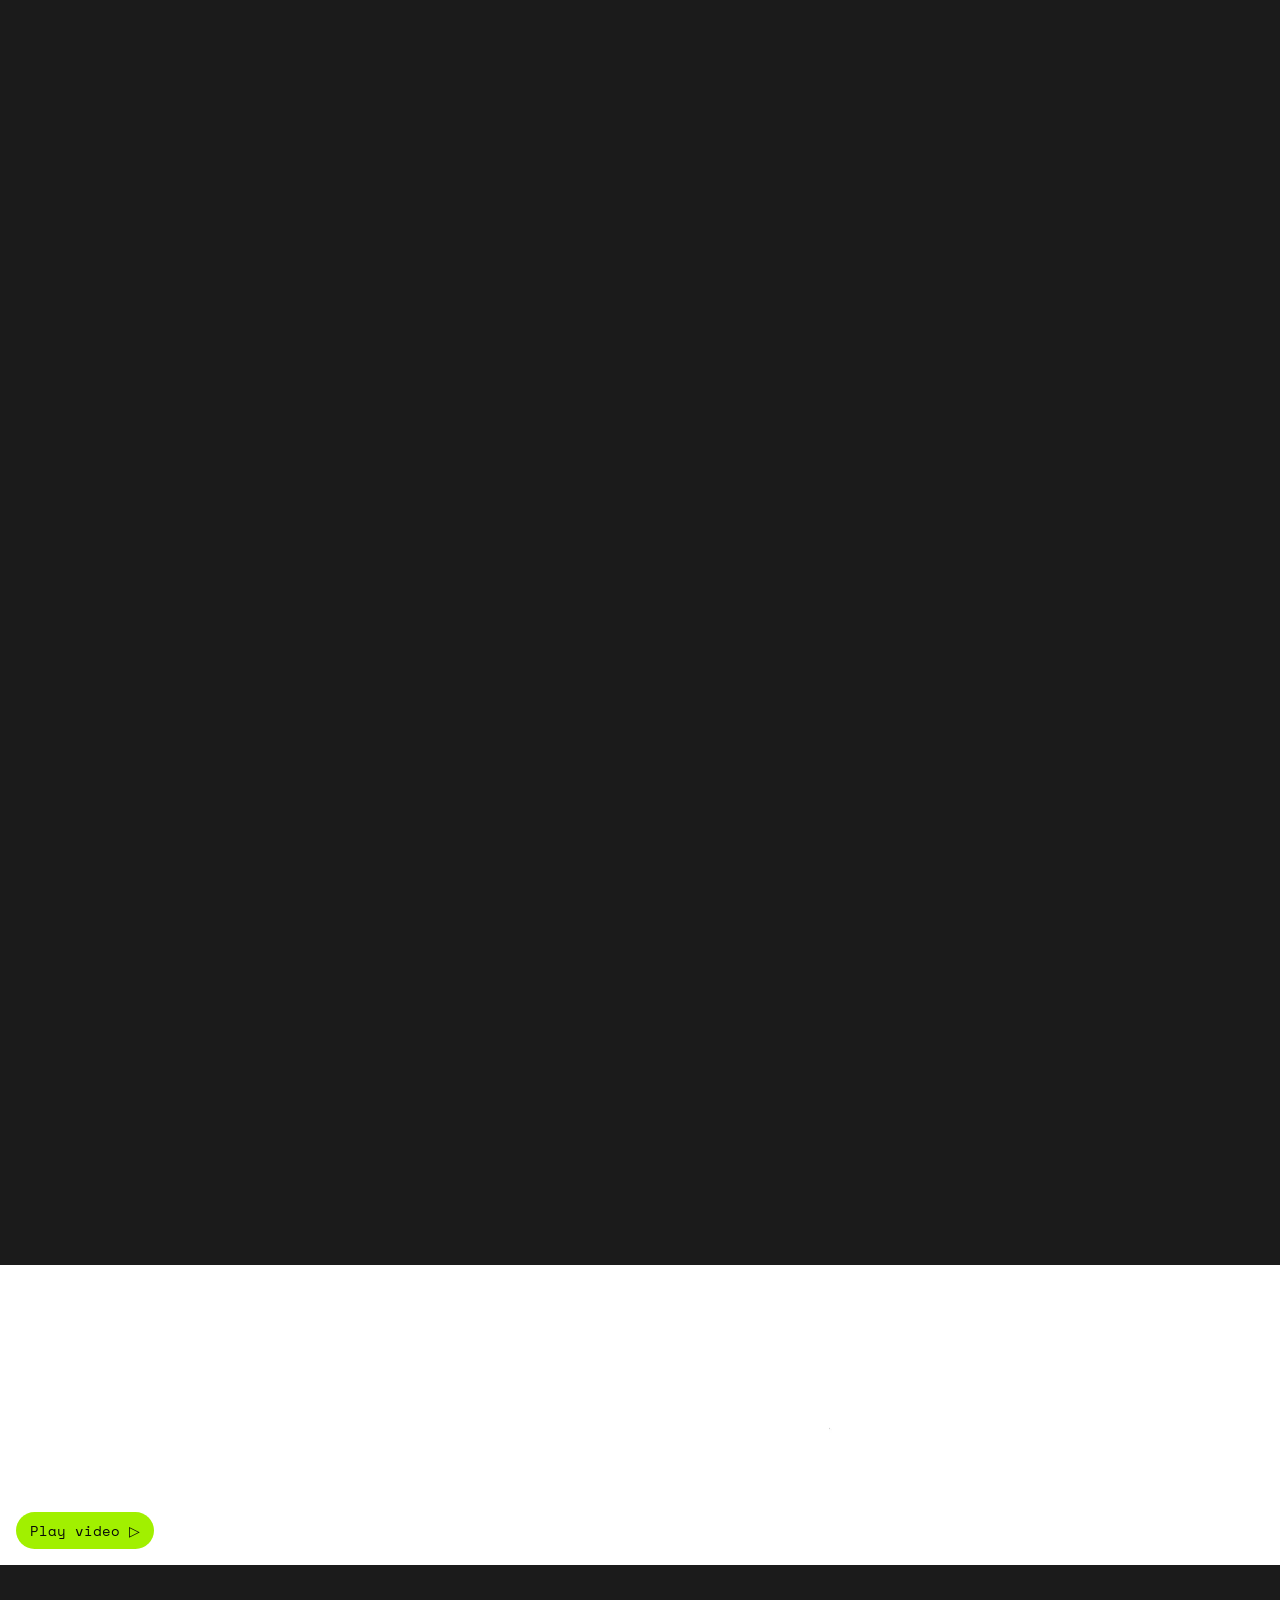
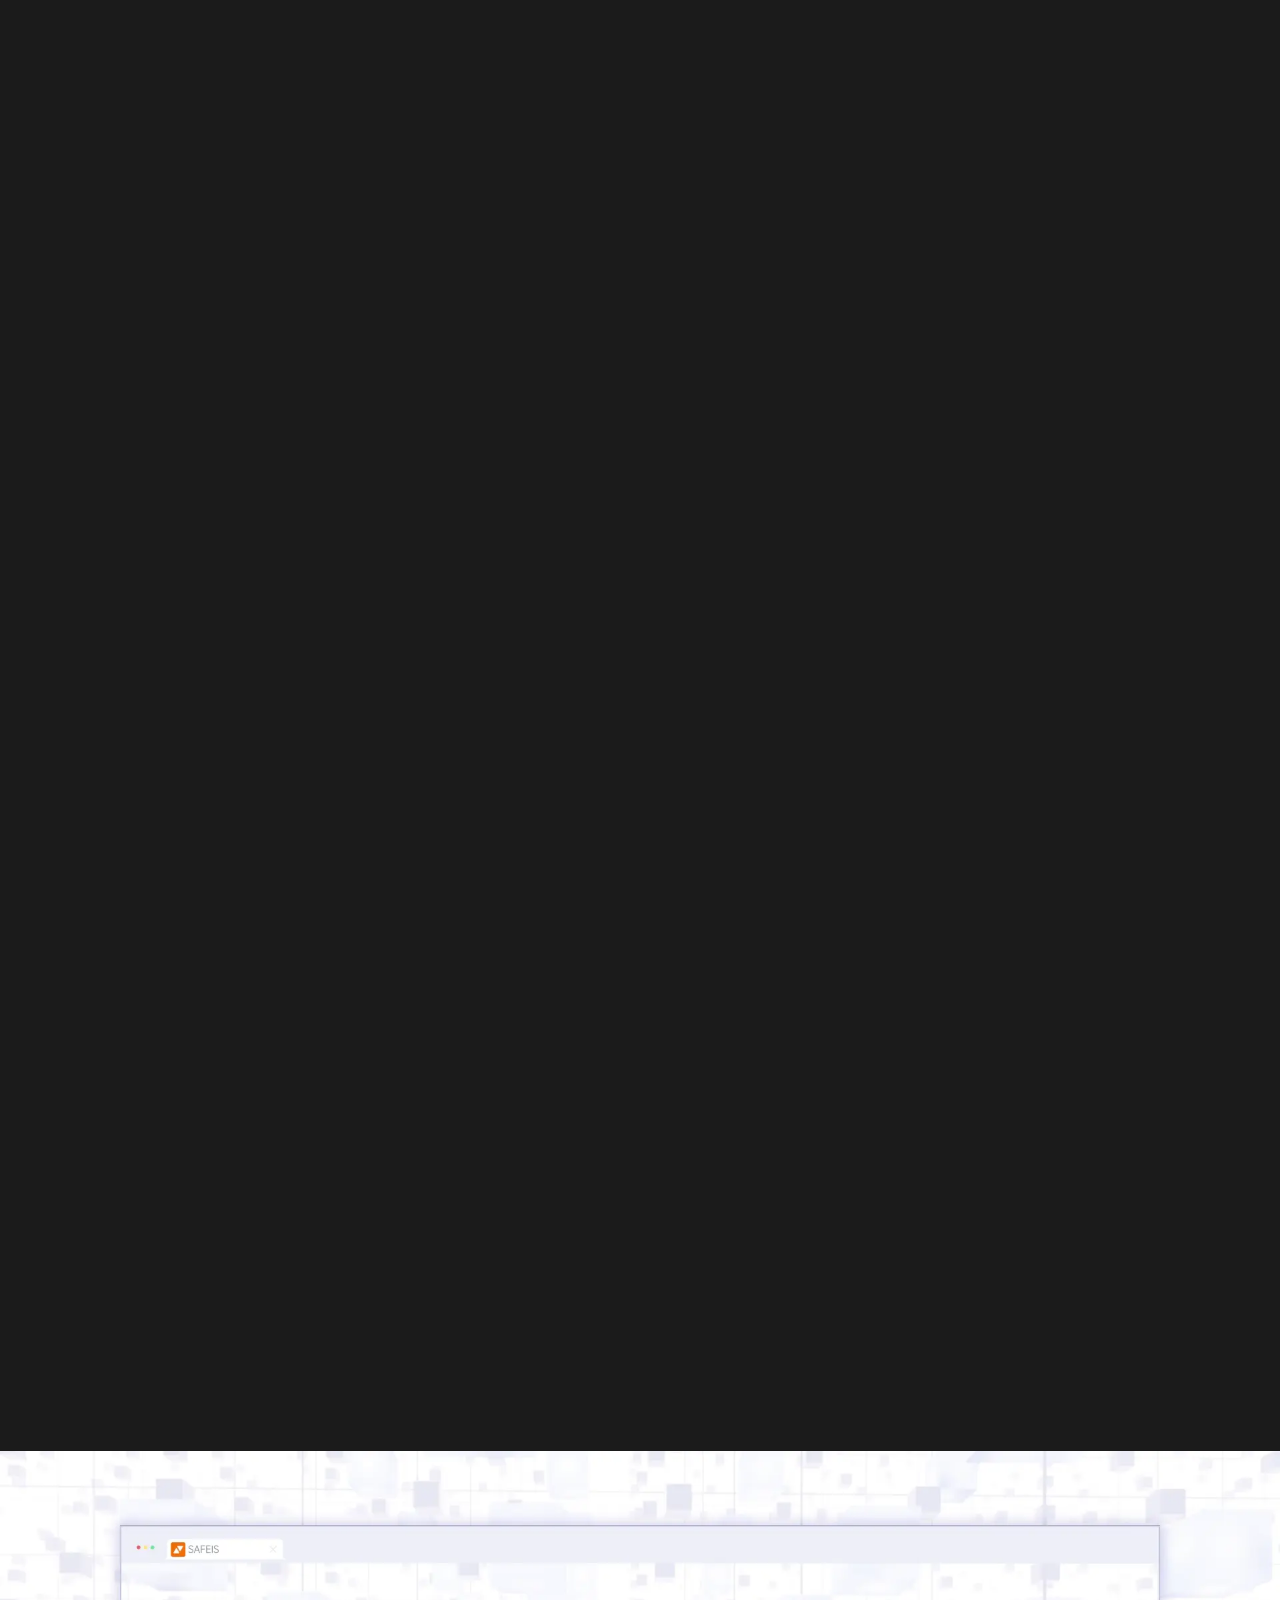
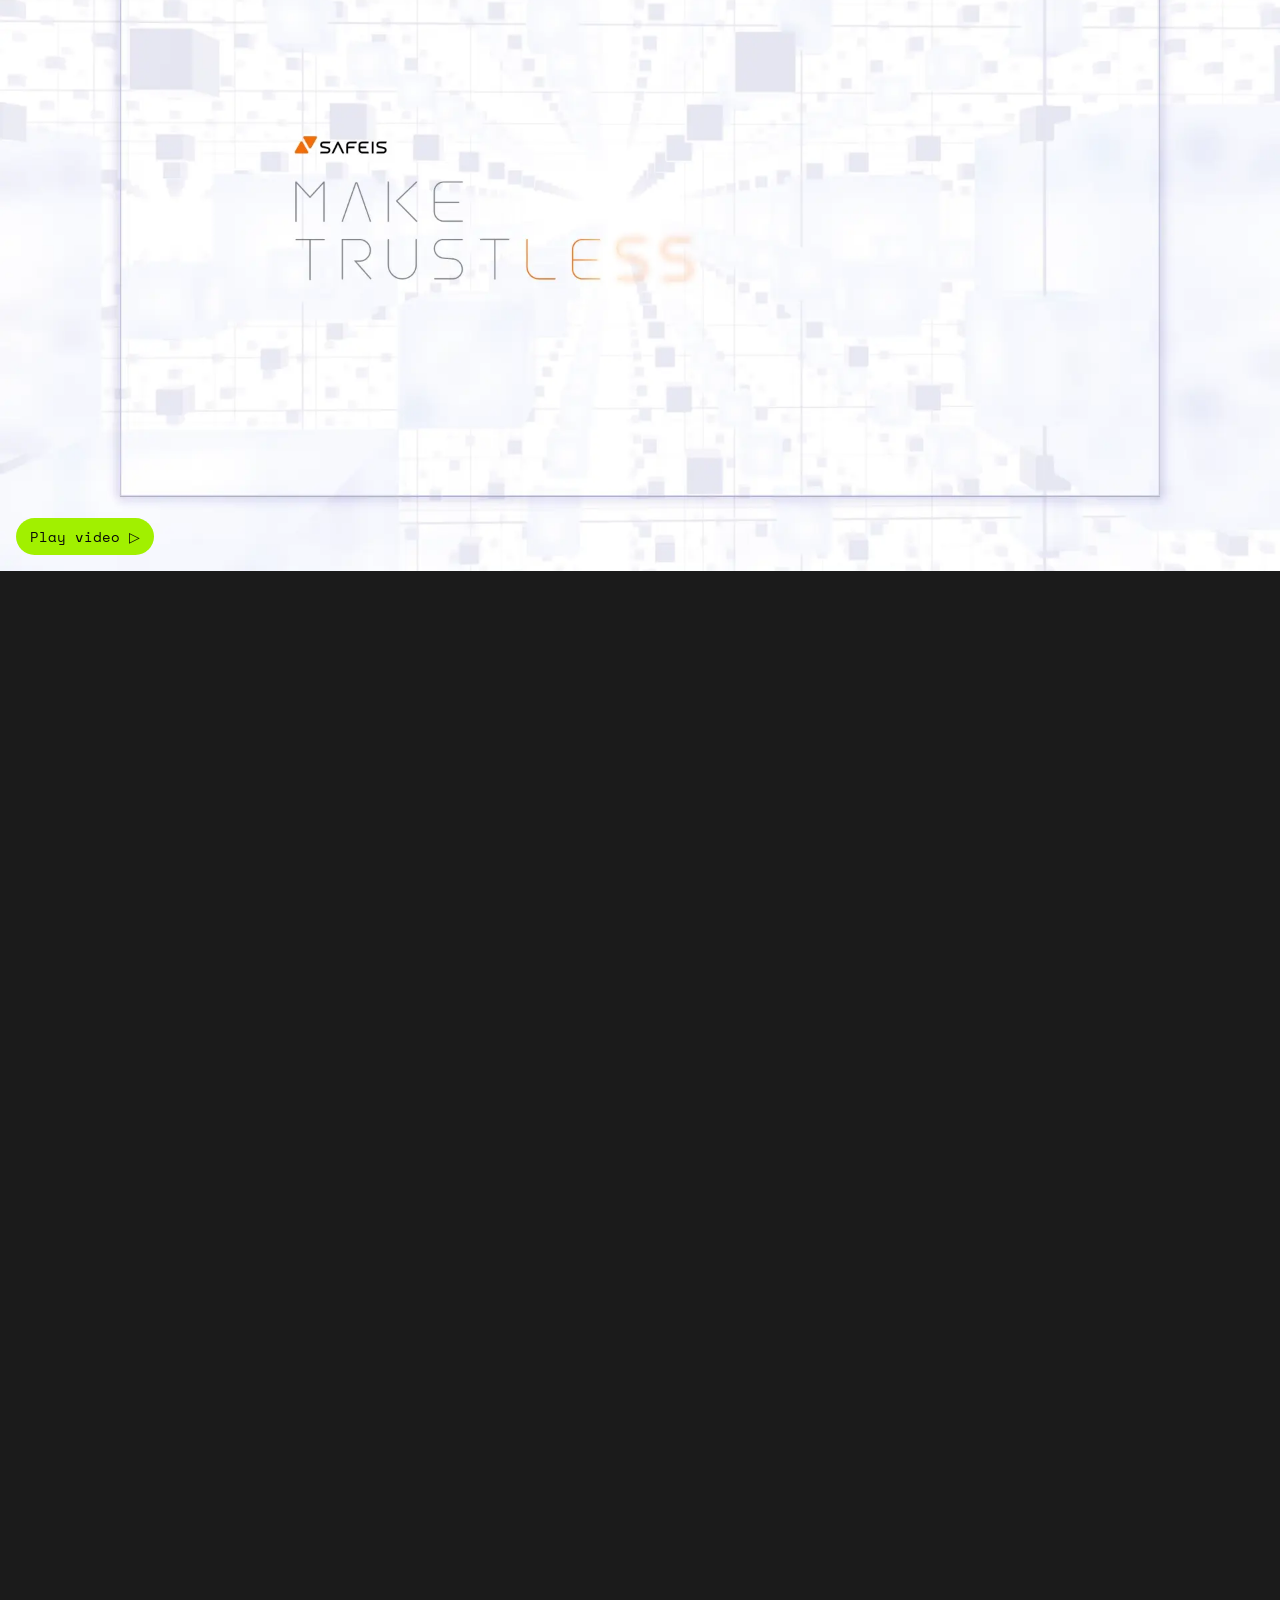
<file: safeis.html>
<!doctype html><html lang="en"><head><meta charset="utf-8"><meta name="viewport" content="width=device-width,initial-scale=1"><meta name="theme-color" content="#080b08"><meta name="description" content="SAFEIS branding and website design by Lucian Lu."><title>SAFEIS — Lucian Design</title><link rel="stylesheet" href="./motion-detail.css?v=readable-contact-1"><link rel="stylesheet" href="./case-study.css?v=readable-contact-1"><link rel="stylesheet" href="./related-projects.css?v=readable-contact-1"><link rel="stylesheet" href="./sentient-titles.css?v=readable-contact-1"><link rel="stylesheet" href="./readability.css?v=inter-sentient-1"></head><body id="top"><header class="detail-nav"><a href="./#selected-work" class="back-link">↖ Back to work</a><a href="./" class="wordmark">LUCIAN DESIGN</a><button id="motion-toggle" aria-pressed="false">Pause animations Ⅱ</button></header><main><div class="case-gallery" id="project"><figure class="case-module"><img src="./assets/safeis/00-1.webp" alt="SAFEIS branding and website design visual 1" width="1920" height="1080" loading="eager" decoding="async" fetchpriority="high"></figure><figure class="case-module"><img src="./assets/safeis/01-1.webp" alt="SAFEIS branding and website design visual 2" width="1920" height="864" loading="lazy" decoding="async"></figure><figure class="case-module"><img src="./assets/safeis/02-1.webp" alt="SAFEIS branding and website design visual 3" width="1920" height="1080" loading="lazy" decoding="async"></figure><figure class="case-module"><img src="./assets/safeis/03-1.webp" alt="SAFEIS branding and website design visual 4" width="1920" height="1064" loading="lazy" decoding="async"></figure><figure class="case-module"><img src="./assets/safeis/04-1.webp" alt="SAFEIS branding and website design visual 5" width="1815" height="1021" loading="lazy" decoding="async"></figure><figure class="case-module"><img src="./assets/safeis/05-1.webp" alt="SAFEIS branding and website design visual 6" width="1920" height="1080" loading="lazy" decoding="async"></figure><figure class="case-module"><img src="./assets/safeis/06-1.webp" alt="SAFEIS branding and website design visual 7" width="1920" height="300" loading="lazy" decoding="async"></figure><figure class="case-module"><div class="video-shell"><video data-src="./assets/safeis/07-1.mp4" poster="./assets/safeis/07-1-poster.webp" width="1920" height="450" autoplay muted loop playsinline preload="none" disablepictureinpicture aria-label="SAFEIS brand motion"></video></div></figure><figure class="case-module"><img src="./assets/safeis/08-1.webp" alt="SAFEIS branding and website design visual 9" width="1920" height="300" loading="lazy" decoding="async"></figure><figure class="case-module"><img src="./assets/safeis/09-1.webp" alt="SAFEIS branding and website design visual 10" width="1920" height="1080" loading="lazy" decoding="async"></figure><figure class="case-module"><img src="./assets/safeis/10-1.webp" alt="SAFEIS branding and website design visual 11" width="1920" height="1080" loading="lazy" decoding="async"></figure><figure class="case-module"><img src="./assets/safeis/11-1.webp" alt="SAFEIS branding and website design visual 12" width="1920" height="300" loading="lazy" decoding="async"></figure><figure class="case-module"><img src="./assets/safeis/12-1.webp" alt="SAFEIS branding and website design visual 13" width="1920" height="1305" loading="lazy" decoding="async"></figure><figure class="case-module"><img src="./assets/safeis/13-1.webp" alt="SAFEIS branding and website design visual 14" width="1920" height="1080" loading="lazy" decoding="async"></figure><figure class="case-module"><img src="./assets/safeis/14-1.webp" alt="SAFEIS branding and website design visual 15" width="1920" height="994" loading="lazy" decoding="async"></figure><figure class="case-module"><img src="./assets/safeis/15-1.webp" alt="SAFEIS branding and website design visual 16" width="1920" height="300" loading="lazy" decoding="async"></figure><figure class="case-module"><img src="./assets/safeis/16-1.webp" alt="SAFEIS branding and website design visual 17" width="1920" height="930" loading="lazy" decoding="async"></figure><figure class="case-module"><img src="./assets/safeis/17-1.webp" alt="SAFEIS branding and website design visual 18" width="1920" height="300" loading="lazy" decoding="async"></figure><figure class="case-module"><img src="./assets/safeis/18-1.webp" alt="SAFEIS branding and website design visual 19" width="1920" height="1500" loading="lazy" decoding="async"></figure><figure class="case-module"><img src="./assets/safeis/19-1.webp" alt="SAFEIS branding and website design visual 20" width="1920" height="1080" loading="lazy" decoding="async"></figure><figure class="case-module"><img src="./assets/safeis/20-1.webp" alt="SAFEIS branding and website design visual 21" width="1920" height="1080" loading="lazy" decoding="async"></figure><figure class="case-module"><img src="./assets/safeis/21-1.webp" alt="SAFEIS branding and website design visual 22" width="1920" height="500" loading="lazy" decoding="async"></figure><figure class="case-module" id="main-motion"><div class="video-shell"><video data-src="./assets/safeis/main-motion.mp4" poster="./assets/safeis/main-motion-poster.webp" width="1920" height="1080" autoplay muted loop playsinline preload="none" disablepictureinpicture aria-label="SAFEIS website motion design"></video></div></figure><figure class="case-module"><img src="./assets/safeis/30-1.webp" alt="SAFEIS branding and website design visual 31" width="1920" height="1180" loading="lazy" decoding="async"></figure><figure class="case-module"><img src="./assets/safeis/31-1.webp" alt="SAFEIS branding and website design visual 32" width="1920" height="1080" loading="lazy" decoding="async"></figure><figure class="case-module"><img src="./assets/safeis/32-1.webp" alt="SAFEIS branding and website design visual 33" width="1920" height="1180" loading="lazy" decoding="async"></figure><figure class="case-module"><img src="./assets/safeis/33-1.webp" alt="SAFEIS branding and website design visual 34" width="1920" height="1080" loading="lazy" decoding="async"></figure><figure class="case-module"><img src="./assets/safeis/34-1.webp" alt="SAFEIS branding and website design visual 35" width="1920" height="1180" loading="lazy" decoding="async"></figure><figure class="case-module"><img src="./assets/safeis/35-1.webp" alt="SAFEIS branding and website design visual 36" width="1920" height="810" loading="lazy" decoding="async"></figure></div><footer class="case-footer"><a href="./#selected-work">↖ Back to work</a><a href="#top">↑</a></footer></main><script type="module" src="./case-study.js?v=first-visible-start-2"></script><script type="module" src="./related-projects.js?v=order-2"></script><script src="./media-loading.js?v=1" defer></script></body></html>
</file>
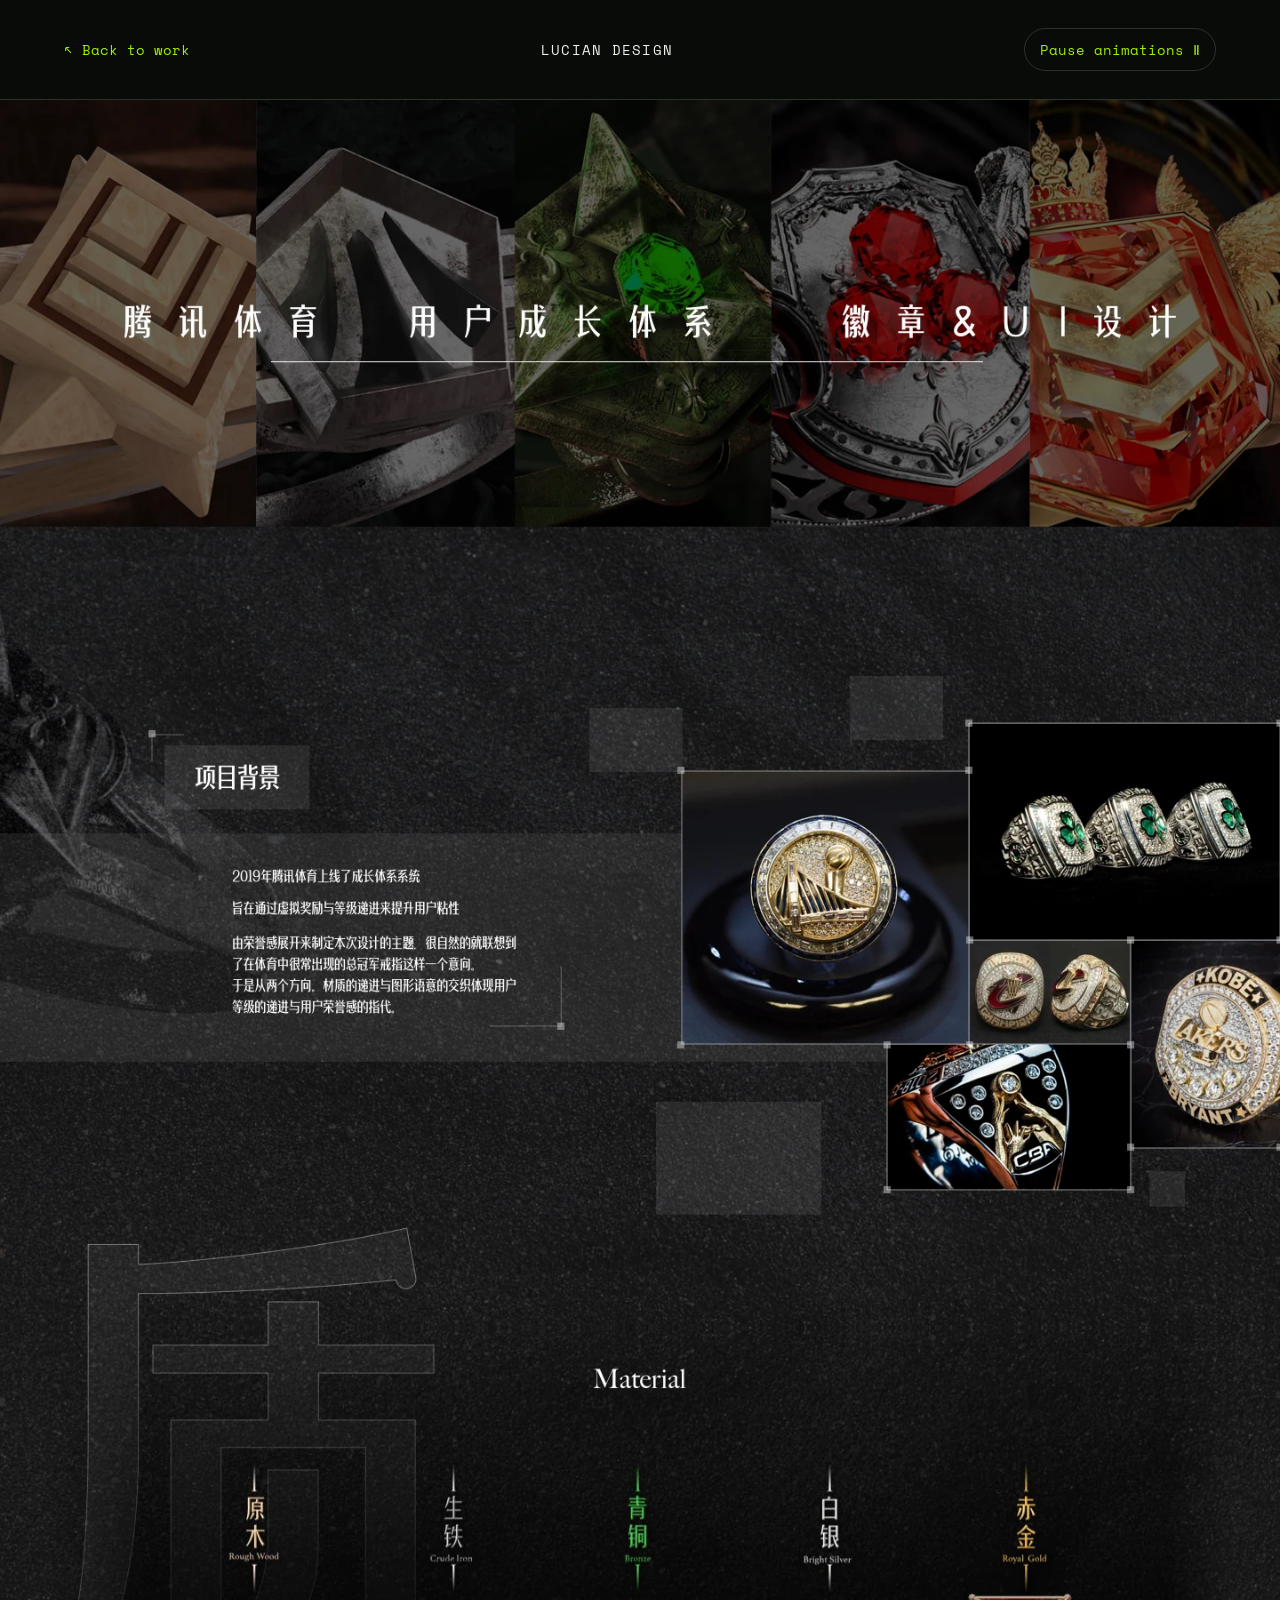
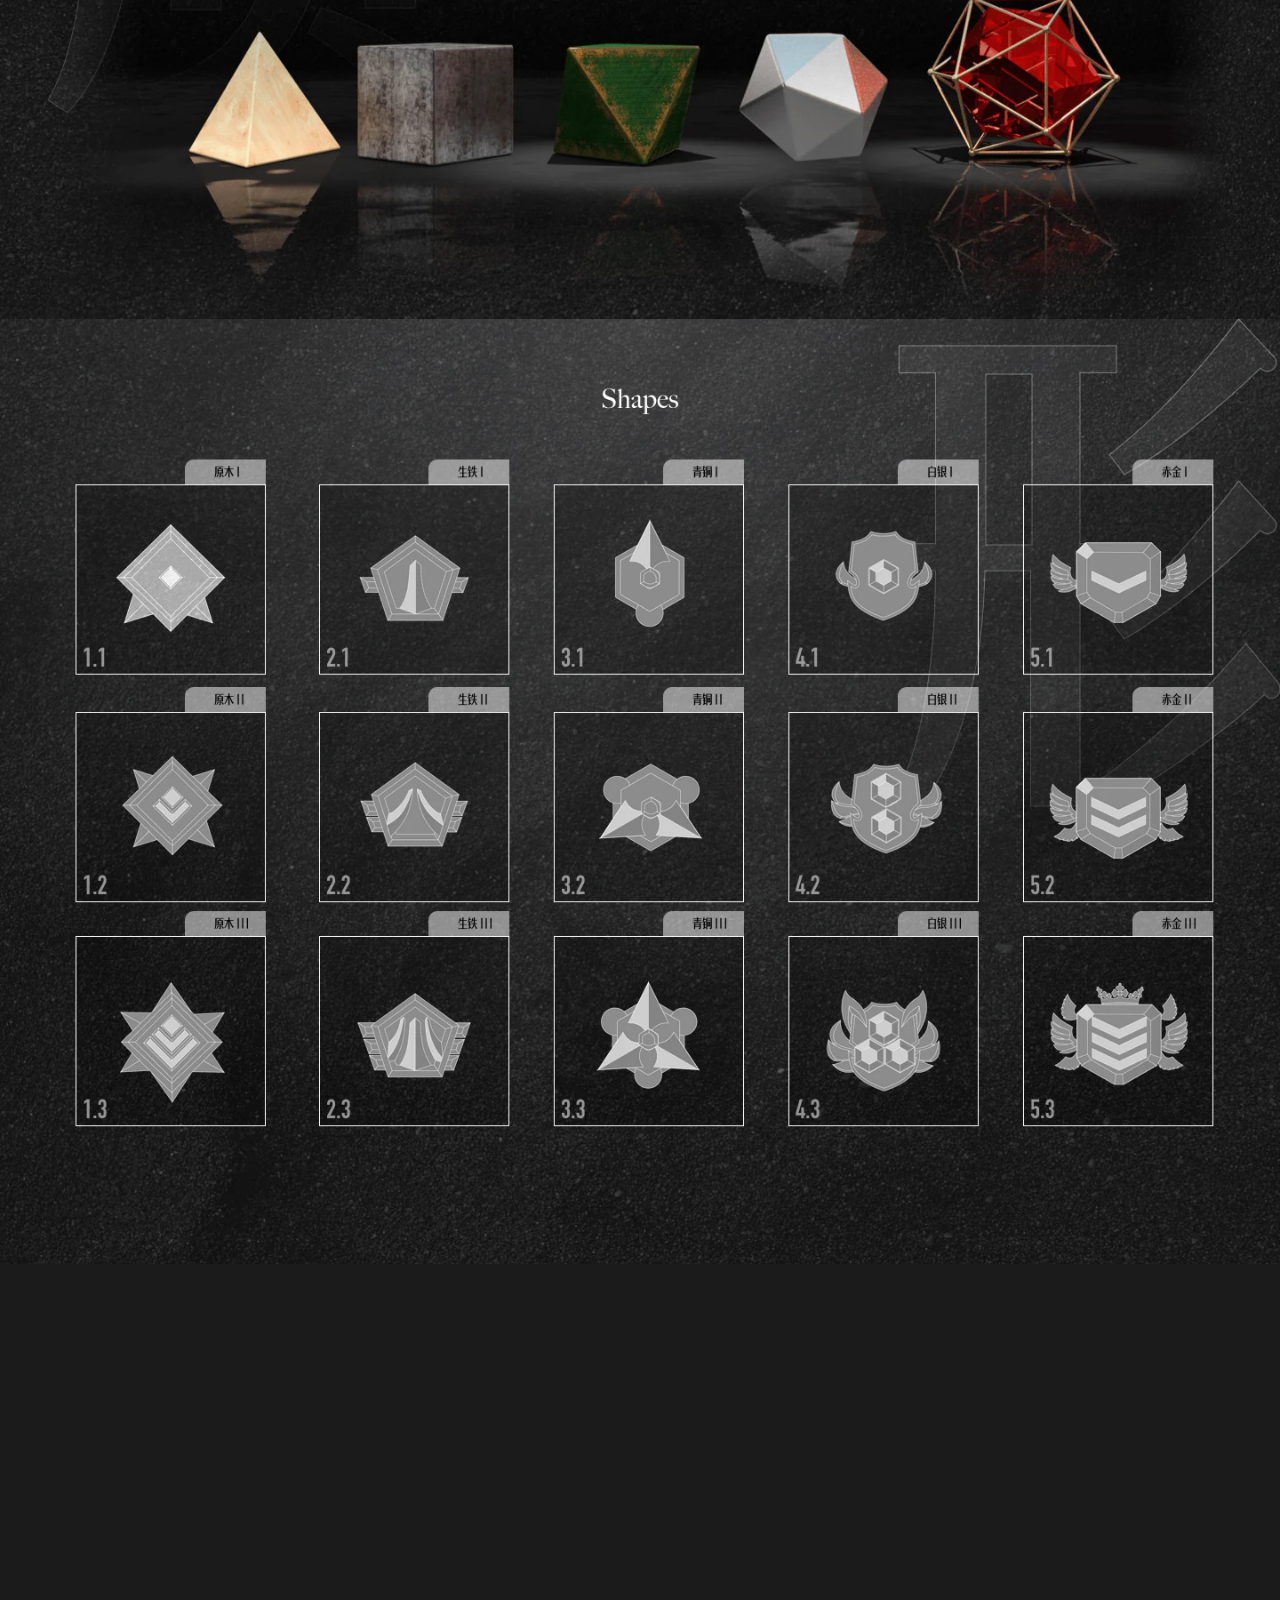
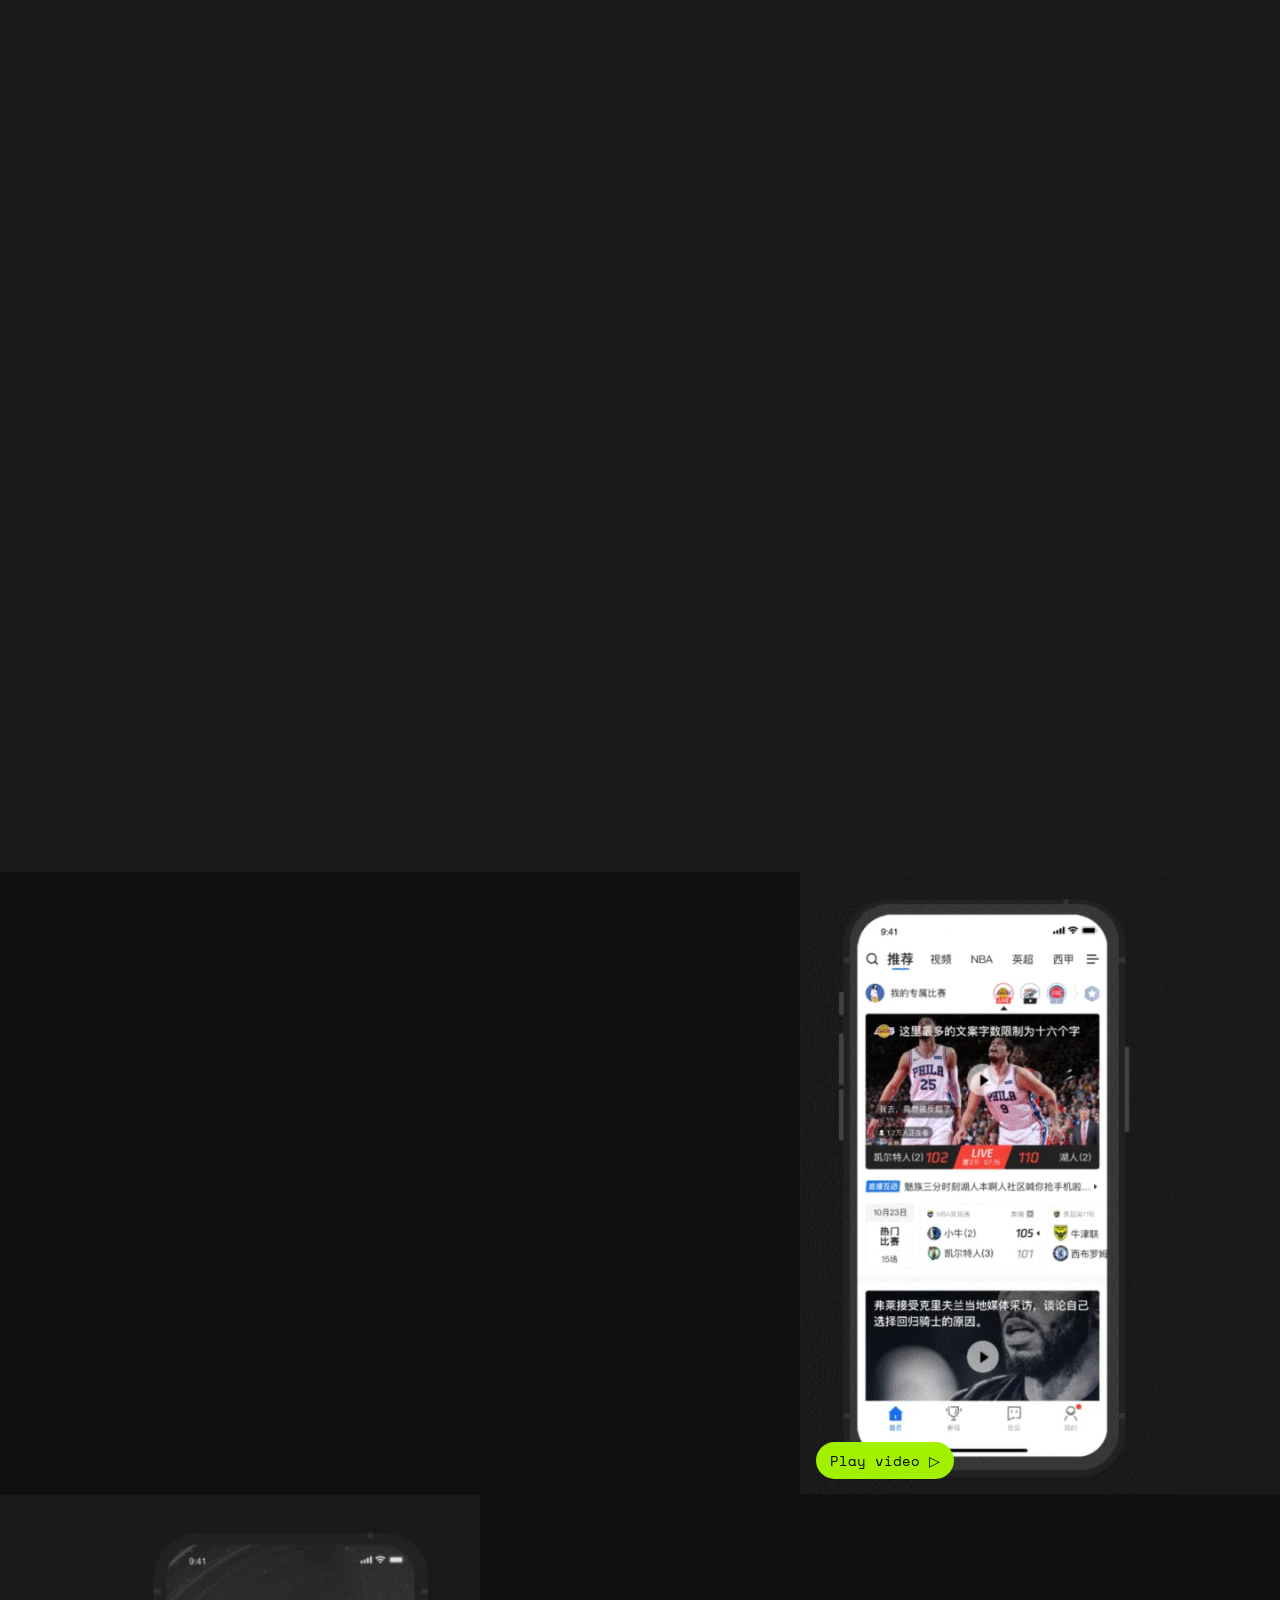
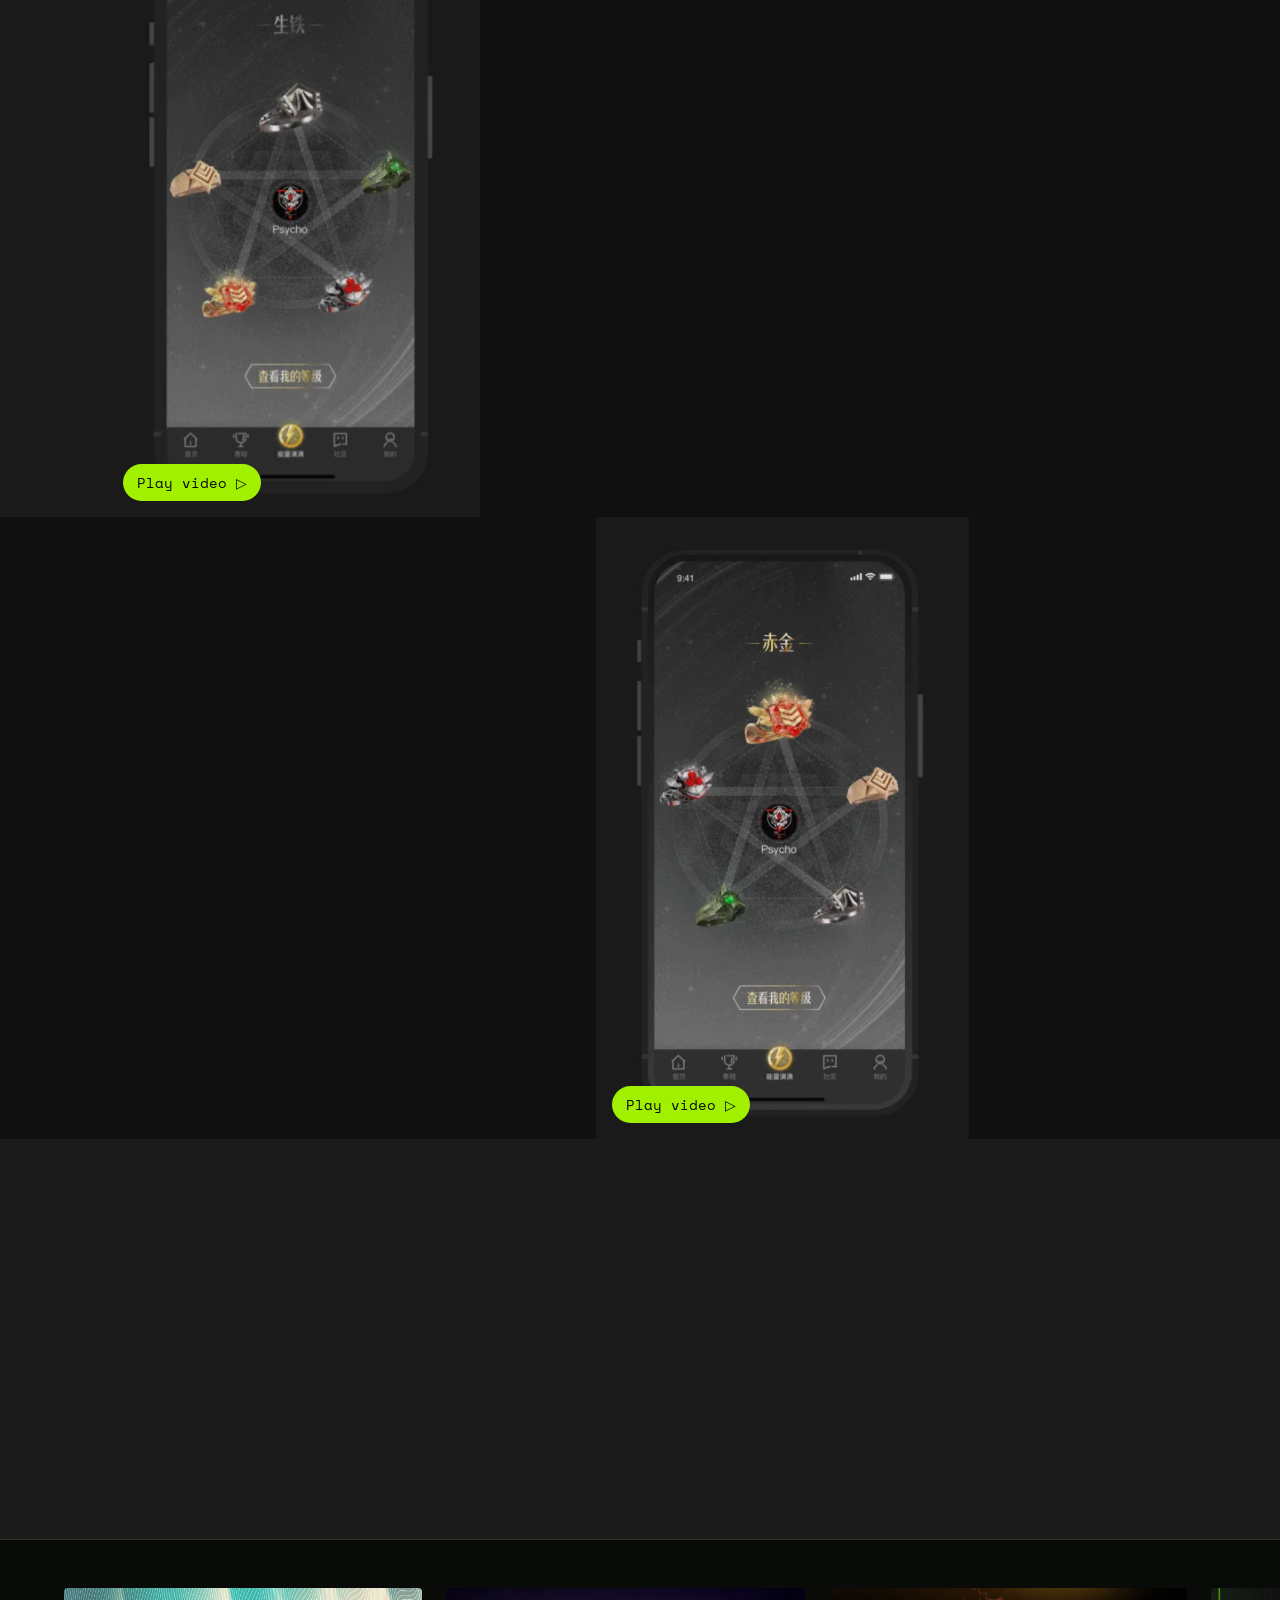
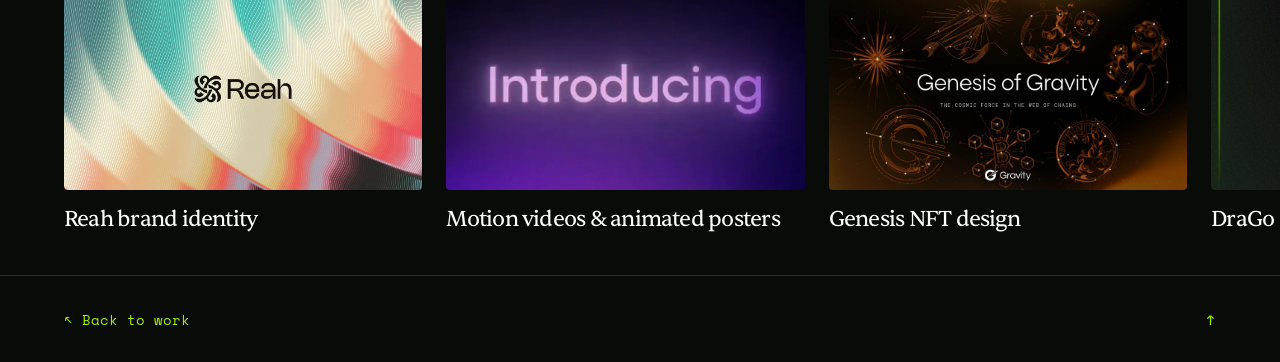
<file: tencent-badges.html>
<!doctype html><html lang="en"><head><meta charset="utf-8"><meta name="viewport" content="width=device-width,initial-scale=1"><meta name="theme-color" content="#080b08"><meta name="description" content="Tencent Sports user growth system badge and UI design by Lucian Lu."><title>Tencent Sports growth badges — Lucian Design</title><link rel="stylesheet" href="./motion-detail.css?v=readable-contact-1"><link rel="stylesheet" href="./case-study.css?v=readable-contact-1"><link rel="stylesheet" href="./related-projects.css?v=readable-contact-1"><link rel="stylesheet" href="./sentient-titles.css?v=readable-contact-1"><link rel="stylesheet" href="./readability.css?v=inter-sentient-1"><style>.badge-grid{align-items:stretch;background:#1a1a1a}.badge-spacer{width:100%;height:100%;aspect-ratio:120/700;background:#1a1a1a}</style></head><body id="top"><header class="detail-nav"><a href="./#selected-work" class="back-link">↖ Back to work</a><a href="./" class="wordmark">LUCIAN DESIGN</a><button id="motion-toggle" aria-pressed="false">Pause animations Ⅱ</button></header><main><div class="case-gallery" id="project"><figure class="case-module"><img src="./assets/tencent-badges/00.webp" alt="Tencent Sports growth badges & UI visual 1" width="1440" height="1260" loading="eager" decoding="async" fetchpriority="high"></figure><figure class="case-module"><img src="./assets/tencent-badges/01.webp" alt="Tencent Sports growth badges & UI visual 2" width="1440" height="786" loading="lazy" decoding="async"></figure><figure class="case-module"><img src="./assets/tencent-badges/02.webp" alt="Tencent Sports growth badges & UI visual 3" width="1440" height="1063" loading="lazy" decoding="async"></figure><figure class="case-module"><img src="./assets/tencent-badges/03.webp" alt="Tencent Sports growth badges & UI visual 4" width="1440" height="810" loading="lazy" decoding="async"></figure><figure class="case-module"><img src="./assets/tencent-badges/04.webp" alt="Tencent Sports growth badges & UI visual 5" width="1440" height="810" loading="lazy" decoding="async"></figure><figure class="case-module"><img src="./assets/tencent-badges/05.webp" alt="Tencent Sports growth badges & UI visual 6" width="1440" height="810" loading="lazy" decoding="async"></figure><figure class="case-module"><img src="./assets/tencent-badges/06.webp" alt="Tencent Sports growth badges & UI visual 7" width="1440" height="810" loading="lazy" decoding="async"></figure><figure class="case-module"><img src="./assets/tencent-badges/07.webp" alt="Tencent Sports growth badges & UI visual 8" width="1440" height="770" loading="lazy" decoding="async"></figure><figure class="case-module"><img src="./assets/tencent-badges/08.webp" alt="Tencent Sports growth badges & UI visual 9" width="1440" height="810" loading="lazy" decoding="async"></figure><figure class="case-module"><img src="./assets/tencent-badges/09.webp" alt="Tencent Sports growth badges & UI visual 10" width="1440" height="1436" loading="lazy" decoding="async"></figure><figure class="case-module"><img src="./assets/tencent-badges/10.webp" alt="Tencent Sports growth badges & UI visual 11" width="1440" height="504" loading="lazy" decoding="async"></figure><figure class="case-module case-grid badge-grid"><div class="case-grid-item" style="--aspect:1.2857142857142858"><img src="./assets/tencent-badges/11.webp" alt="Tencent Sports growth badges & UI visual 12" width="900" height="700" loading="lazy" decoding="async"></div><div class="case-grid-item" style="--aspect:0.6"><div class="video-shell"><video data-src="./assets/tencent-badges/12.mp4" poster="./assets/tencent-badges/12-poster.webp" width="420" height="700" autoplay muted loop playsinline preload="none" disablepictureinpicture aria-label="Tencent Sports growth badges & UI badge animation 13"></video></div></div><div class="case-grid-item" style="--aspect:0.17142857142857143"><div class="badge-spacer" aria-hidden="true"></div></div></figure><figure class="case-module case-grid badge-grid"><div class="case-grid-item" style="--aspect:0.17142857142857143"><div class="badge-spacer" aria-hidden="true"></div></div><div class="case-grid-item" style="--aspect:0.6"><div class="video-shell"><video data-src="./assets/tencent-badges/15.mp4" poster="./assets/tencent-badges/15-poster.webp" width="420" height="700" autoplay muted loop playsinline preload="none" disablepictureinpicture aria-label="Tencent Sports growth badges & UI badge animation 16"></video></div></div><div class="case-grid-item" style="--aspect:1.2857142857142858"><img src="./assets/tencent-badges/16.webp" alt="Tencent Sports growth badges & UI visual 17" width="900" height="700" loading="lazy" decoding="async"></div></figure><figure class="case-module case-grid badge-grid"><div class="case-grid-item" style="--aspect:0.9585714285714285"><img src="./assets/tencent-badges/17.webp" alt="Tencent Sports growth badges & UI visual 18" width="671" height="700" loading="lazy" decoding="async"></div><div class="case-grid-item" style="--aspect:0.6"><div class="video-shell"><video data-src="./assets/tencent-badges/18.mp4" poster="./assets/tencent-badges/18-poster.webp" width="420" height="700" autoplay muted loop playsinline preload="none" disablepictureinpicture aria-label="Tencent Sports growth badges & UI badge animation 19"></video></div></div><div class="case-grid-item" style="--aspect:0.5"><img src="./assets/tencent-badges/19.webp" alt="Tencent Sports growth badges & UI visual 20" width="350" height="700" loading="lazy" decoding="async"></div></figure><figure class="case-module"><img src="./assets/tencent-badges/20.webp" alt="Tencent Sports growth badges & UI visual 21" width="1439" height="450" loading="lazy" decoding="async"></figure></div><footer class="case-footer"><a href="./#selected-work">↖ Back to work</a><a href="#top">↑</a></footer></main><script type="module" src="./case-study.js?v=first-visible-start-2"></script><script type="module" src="./related-projects.js?v=order-2"></script><script src="./media-loading.js?v=1" defer></script></body></html>
</file>
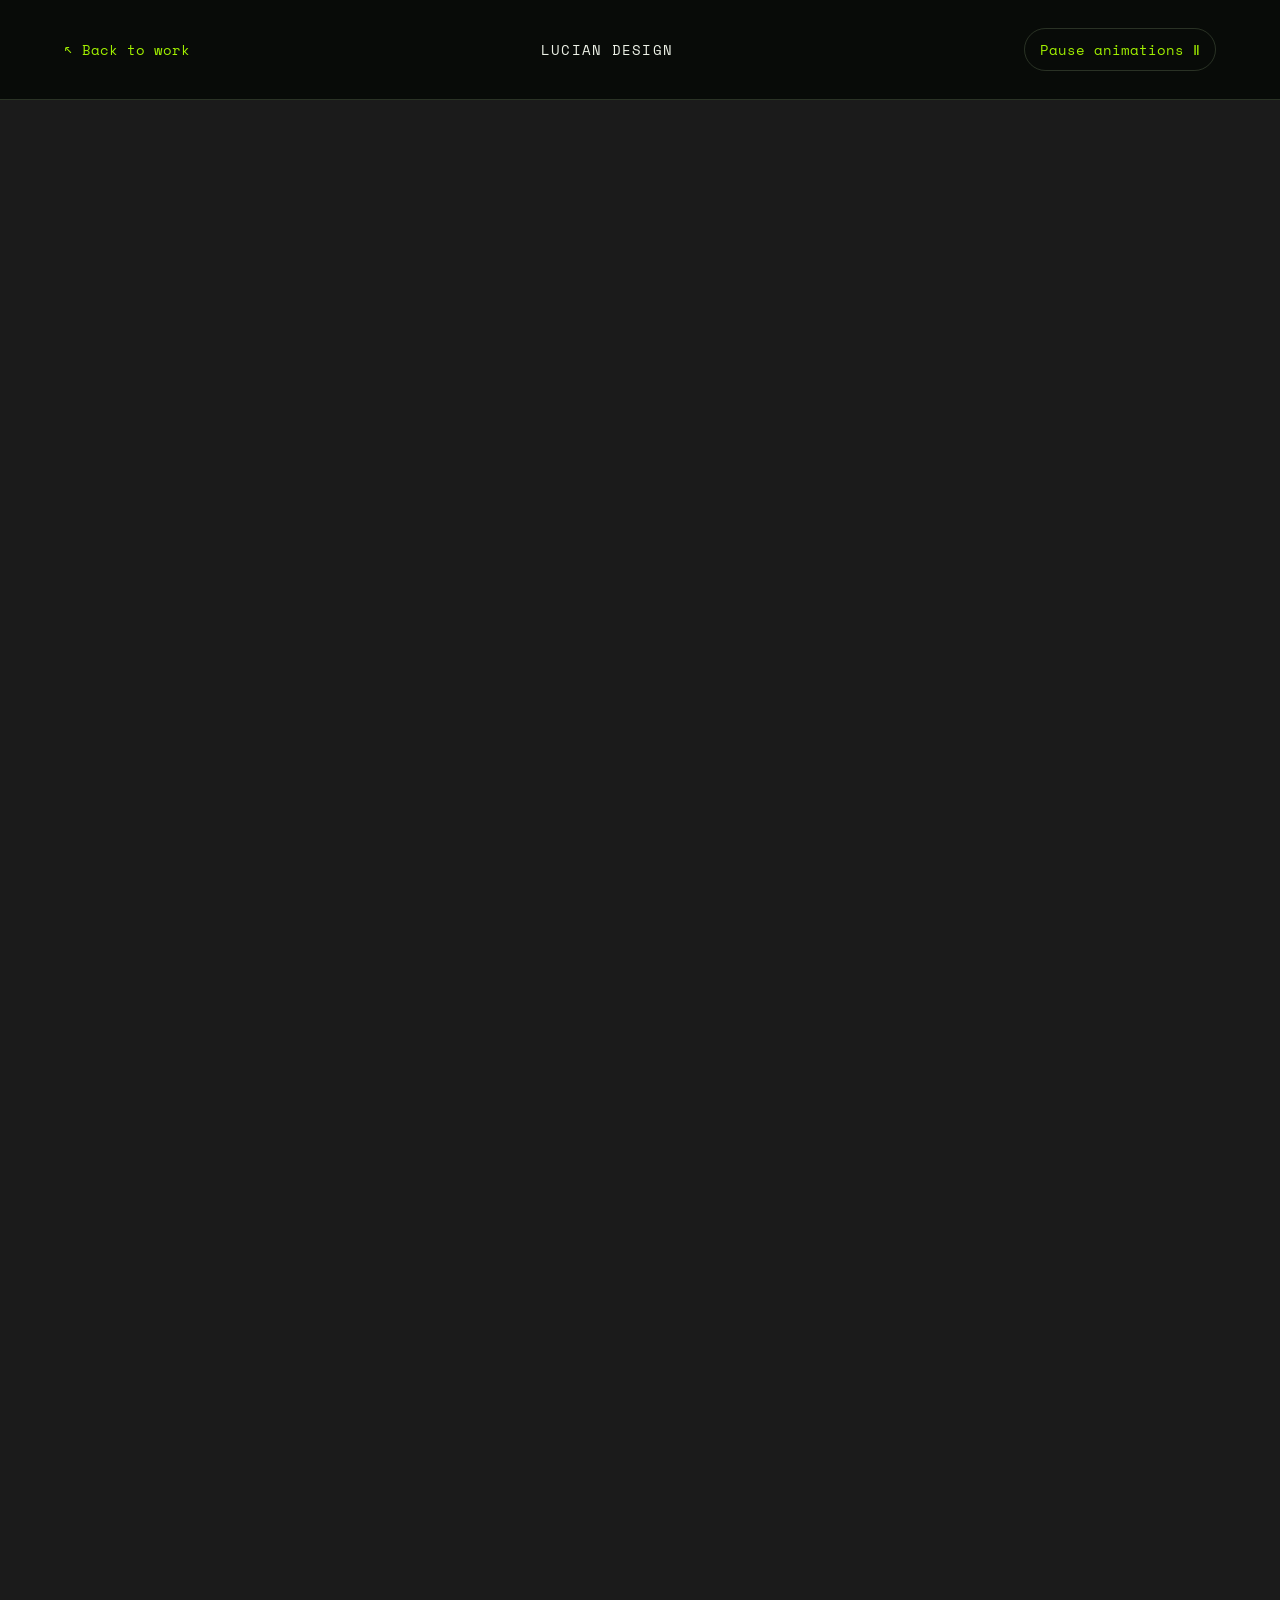
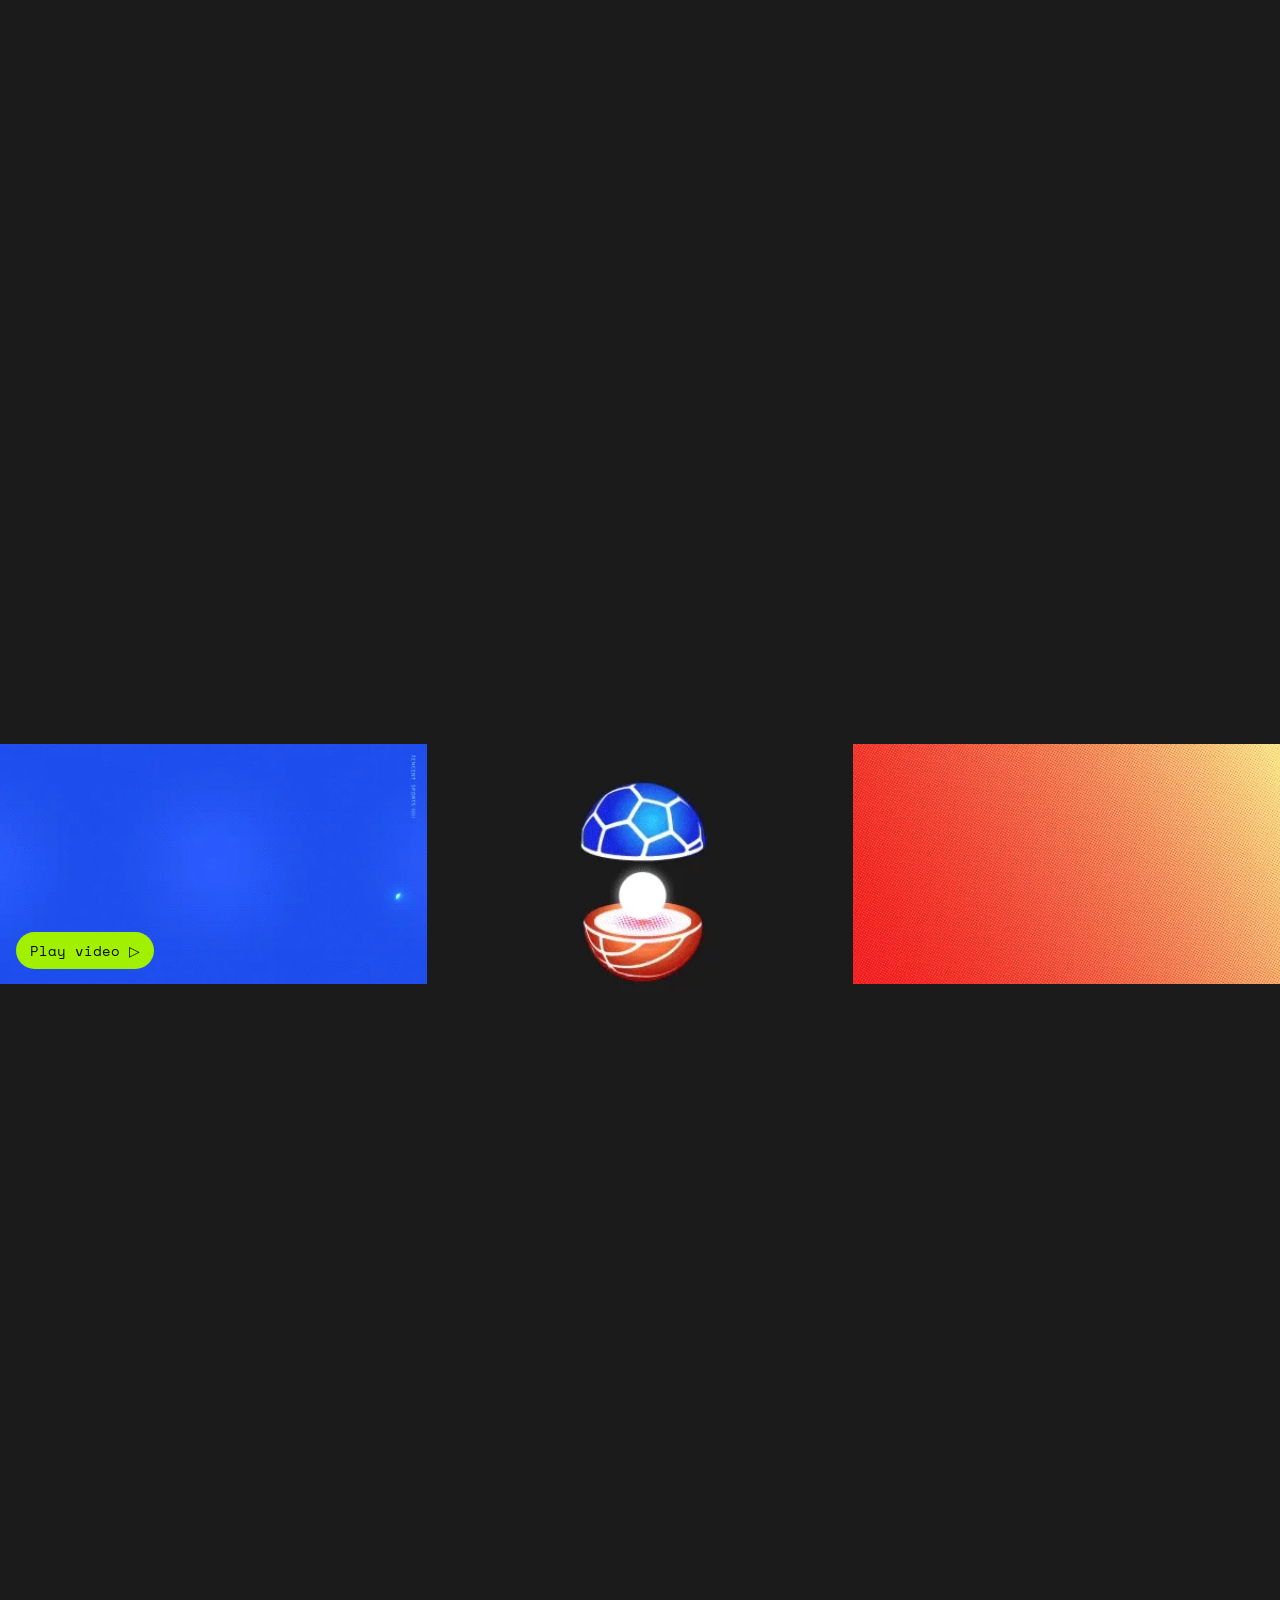
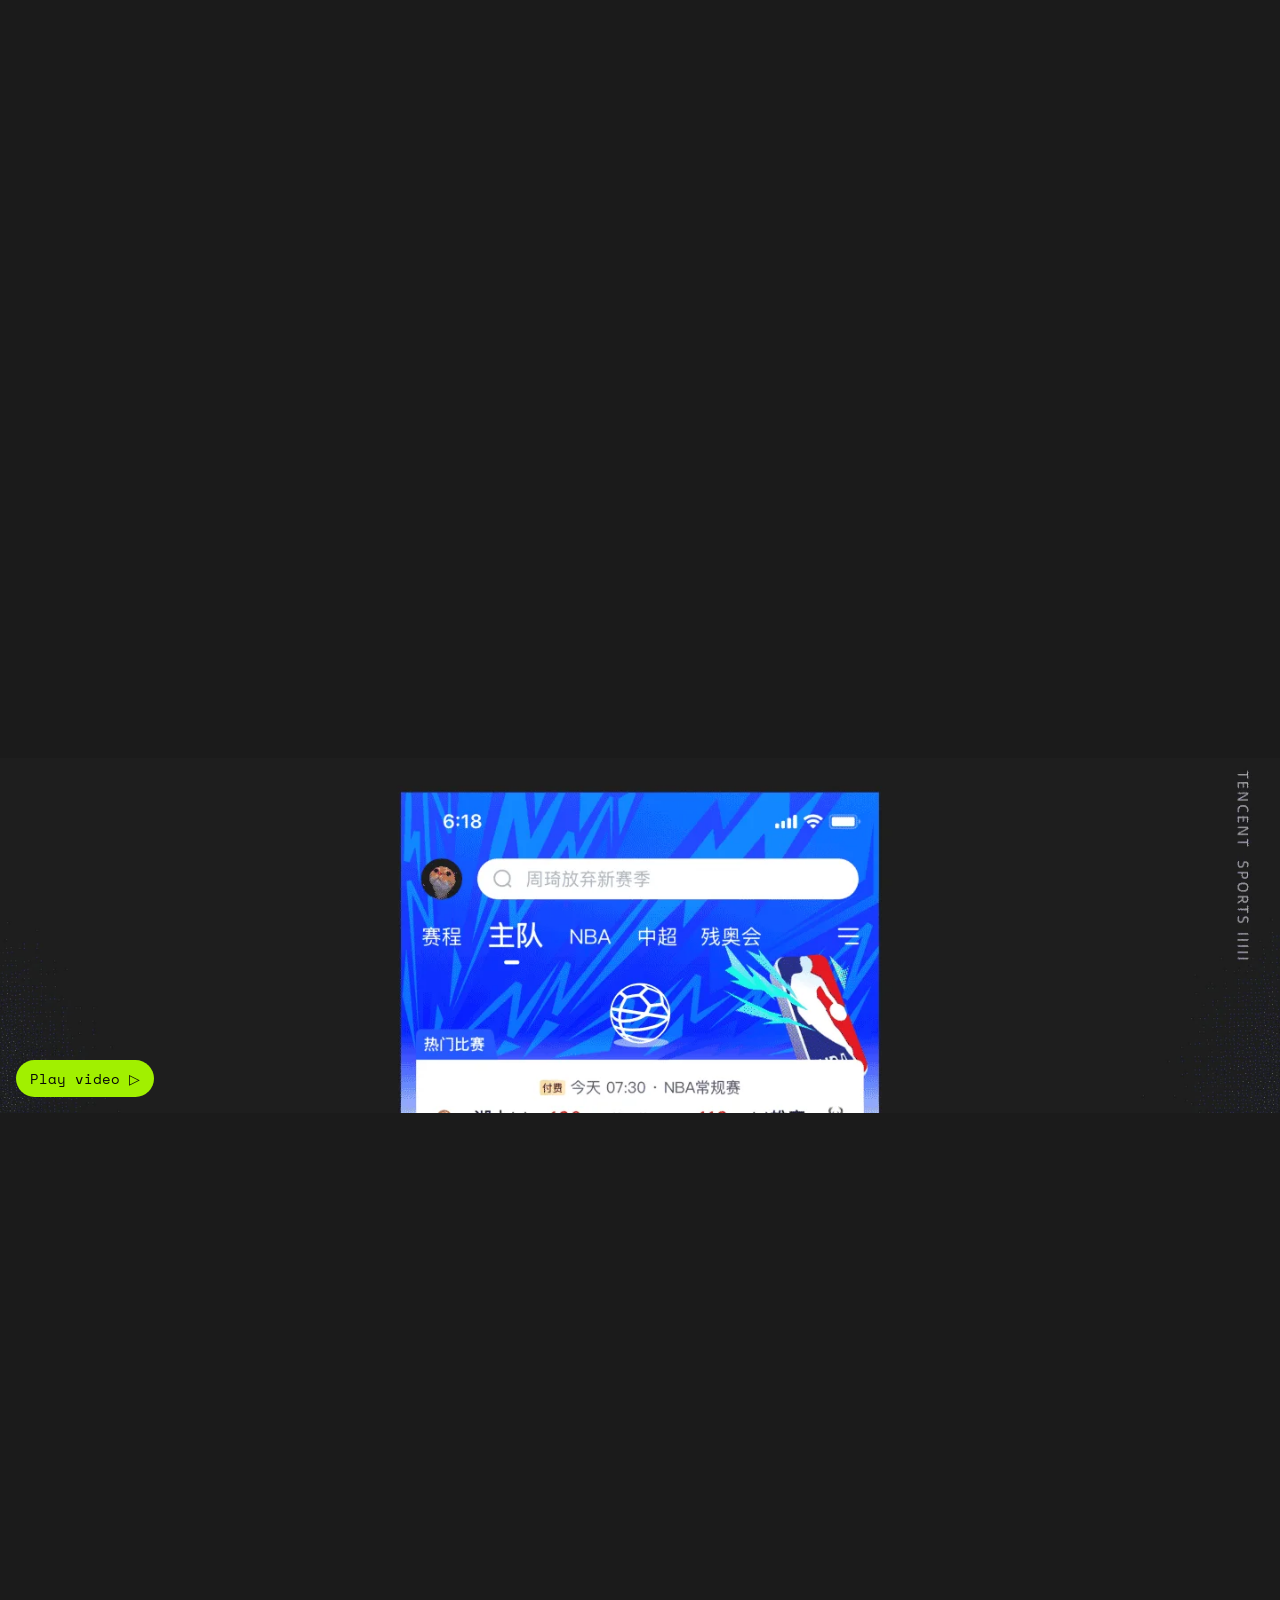
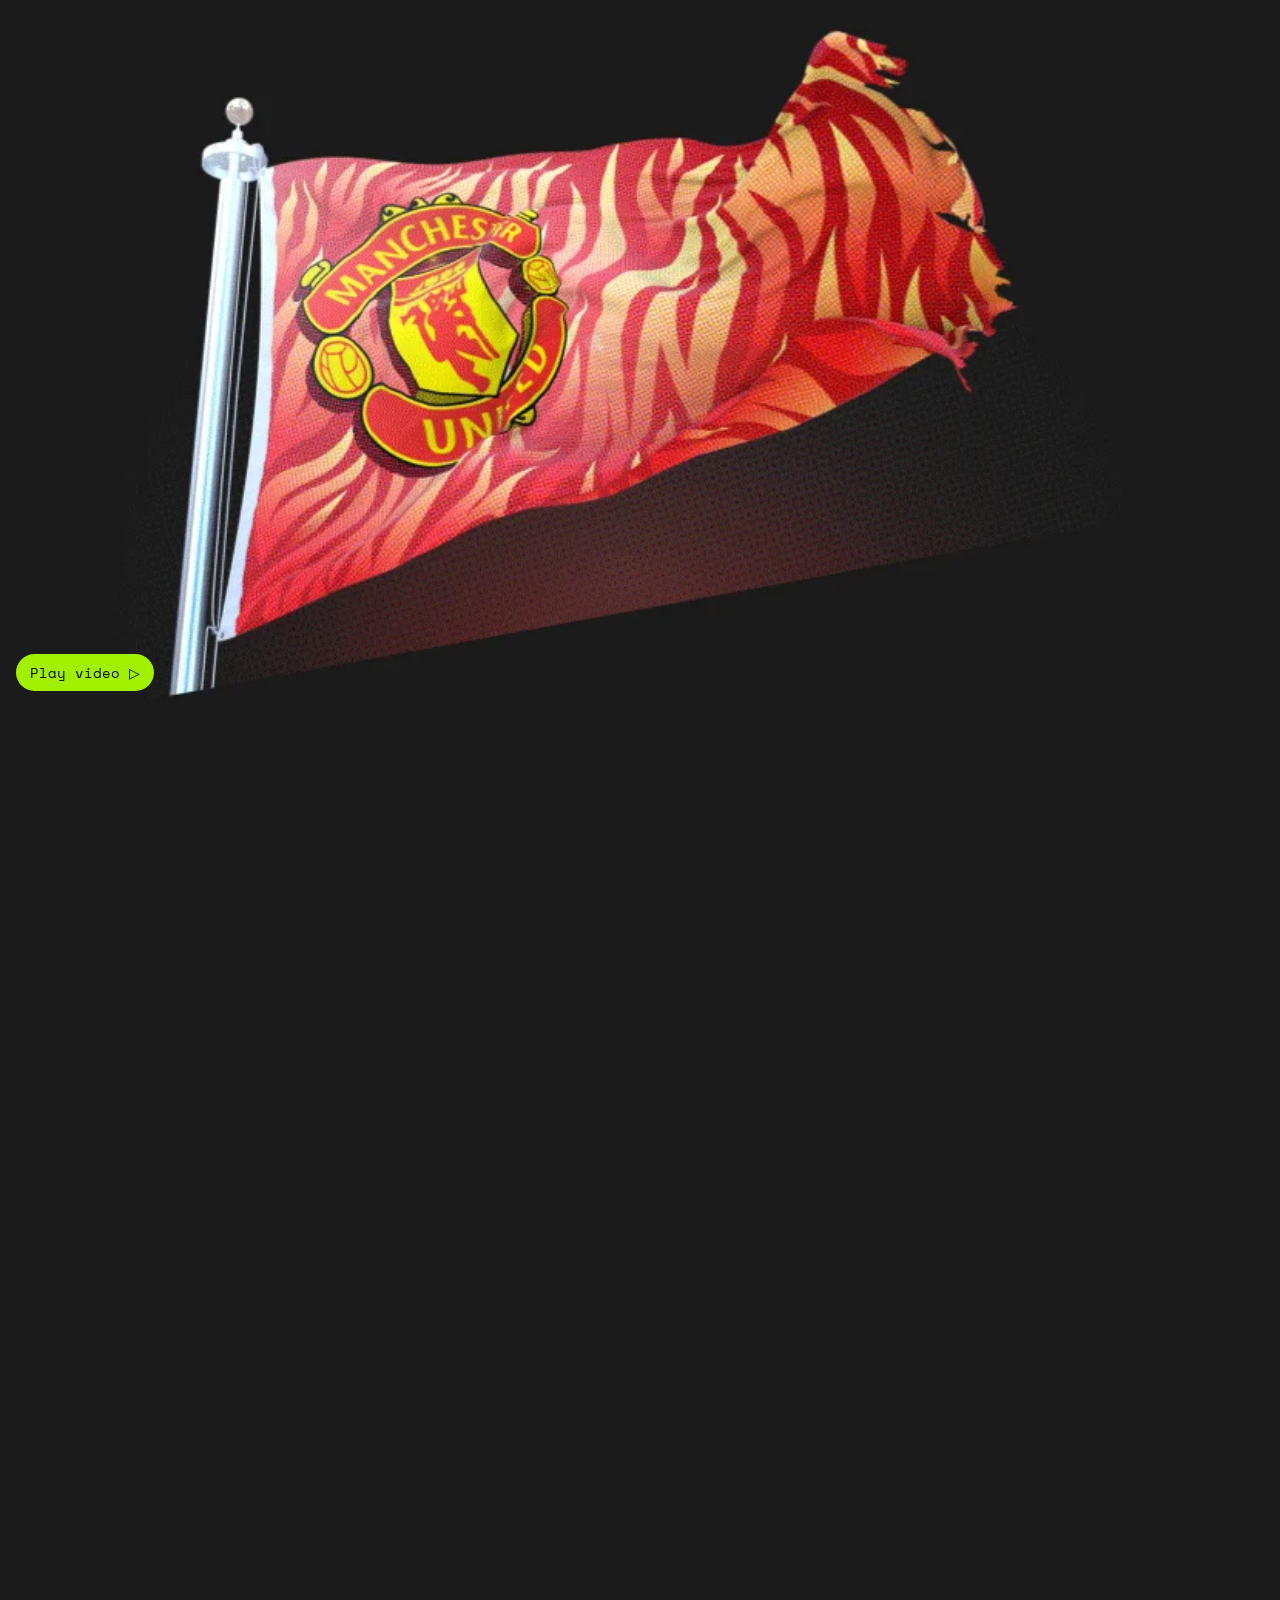
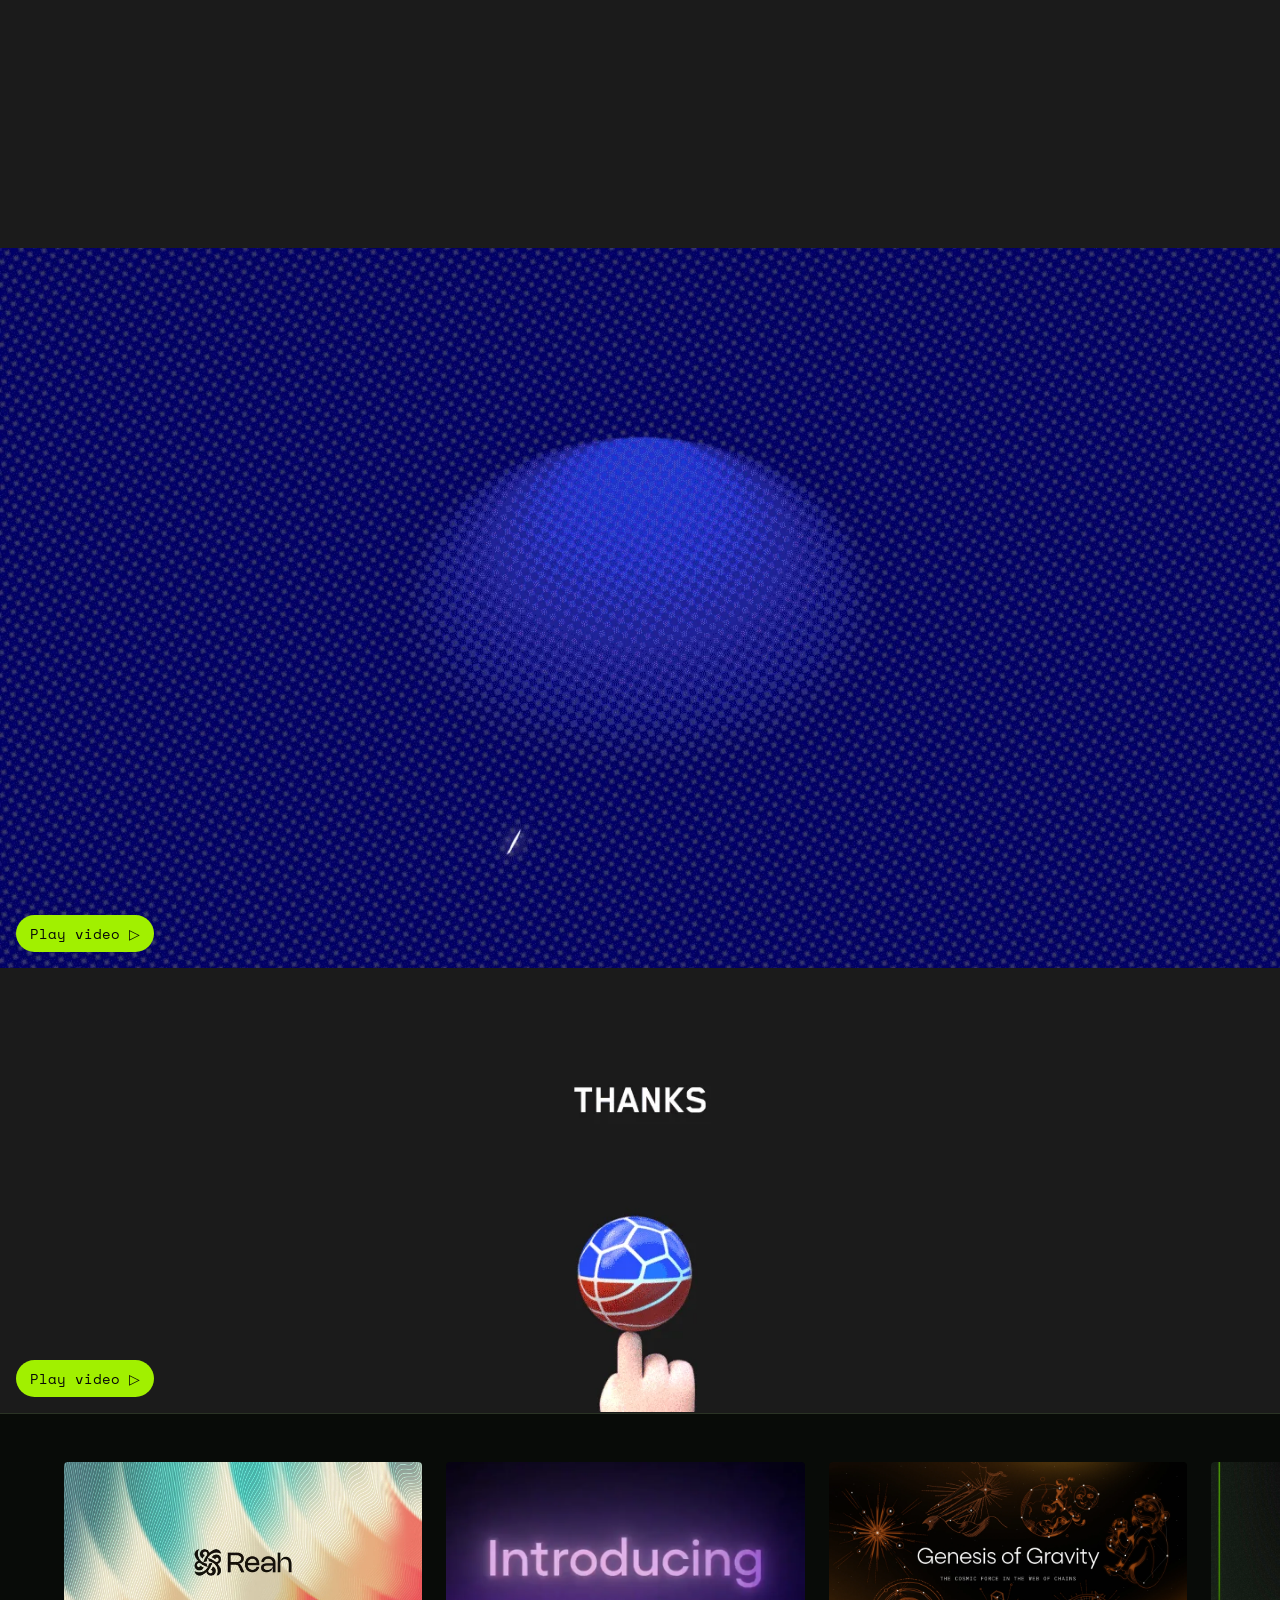
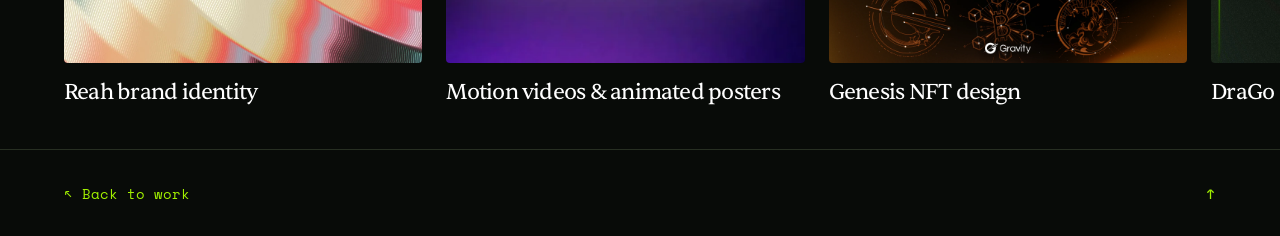
<file: tencent-sports.html>
<!doctype html><html lang="en"><head><meta charset="utf-8"><meta name="viewport" content="width=device-width,initial-scale=1"><meta name="theme-color" content="#080b08"><meta name="description" content="Brand identity design for Tencent Sports 7.0 by Lucian Lu. Visual identity, animated graphics, and digital brand applications."><title>Tencent Sports 7.0 — Lucian Design</title><link rel="stylesheet" href="./motion-detail.css?v=readable-contact-1"><link rel="stylesheet" href="./case-study.css?v=readable-contact-1"><link rel="stylesheet" href="./related-projects.css?v=readable-contact-1"><link rel="stylesheet" href="./sentient-titles.css?v=readable-contact-1"><link rel="stylesheet" href="./readability.css?v=inter-sentient-1"></head><body id="top"><header class="detail-nav"><a href="./#selected-work" class="back-link">↖ Back to work</a><a href="./" class="wordmark">LUCIAN DESIGN</a><button id="motion-toggle" aria-pressed="false">Pause animations Ⅱ</button></header><main><div class="case-gallery" id="project"><figure class="case-module"><img src="./assets/tencent-sports/00-1.webp" alt="Tencent Sports 7.0 identity displayed on mobile devices" width="1440" height="810" loading="eager" decoding="async" fetchpriority="high"></figure><figure class="case-module"><img src="./assets/tencent-sports/01-1.webp" alt="Tencent Sports graphic identity" width="1440" height="800" loading="lazy" decoding="async"></figure><section class="video-embed-module" aria-label="Tencent Sports project film"><iframe title="Tencent Sports project film on YouTube" src="https://www.youtube.com/embed/hPCTEbyWmPc" loading="lazy" allow="accelerometer; autoplay; clipboard-write; encrypted-media; gyroscope; picture-in-picture; web-share" allowfullscreen></iframe></section><figure class="case-module video-row"><div class="video-shell"><video data-src="./assets/tencent-sports/03-1.mp4" poster="./assets/tencent-sports/03-1-poster.webp" width="600" height="338" muted loop playsinline preload="none" aria-label="Animated sports graphics"></video></div><div class="video-shell"><video data-src="./assets/tencent-sports/03-2.mp4" poster="./assets/tencent-sports/03-2-poster.webp" width="400" height="400" muted loop playsinline preload="none" aria-label="Animated sports graphics"></video></div><div class="video-shell"><video data-src="./assets/tencent-sports/03-3.mp4" poster="./assets/tencent-sports/03-3-poster.webp" width="600" height="338" muted loop playsinline preload="none" aria-label="Animated sports graphics"></video></div></figure><figure class="case-module"><img src="./assets/tencent-sports/04-1.webp" alt="Football and basketball graphic identity" width="1920" height="1080" loading="lazy" decoding="async"></figure><figure class="case-module"><img src="./assets/tencent-sports/05-1.webp" alt="Sports identity in motion" width="1920" height="1080" loading="lazy" decoding="async"></figure><figure class="case-module"><img src="./assets/tencent-sports/06-1.webp" alt="Tencent Sports basketball visual" width="1440" height="810" loading="lazy" decoding="async"></figure><section id="interactive-3d" class="sketchfab-module" aria-label="Interactive 3D artwork"><iframe title="Tencent Sports — interactive 3D artwork on Sketchfab" src="https://sketchfab.com/models/9fa94eb5397b4ee185c9a6dfd3e43689/embed" loading="lazy" allow="autoplay; fullscreen; xr-spatial-tracking" allowfullscreen></iframe></section><figure class="case-module"><div class="video-shell"><video data-src="./assets/tencent-sports/08-1.mp4" poster="./assets/tencent-sports/08-1-poster.webp" width="1440" height="400" muted loop playsinline preload="none" aria-label="Tencent Sports interface animation"></video></div></figure><figure class="case-module"><img src="./assets/tencent-sports/09-1.webp" alt="Brand applications and campaign visuals" width="1440" height="1997" loading="lazy" decoding="async"></figure><figure class="case-module"><img src="./assets/tencent-sports/10-1.webp" alt="Outdoor poster applications" width="1440" height="1030" loading="lazy" decoding="async"></figure><figure class="case-module"><img src="./assets/tencent-sports/11-1.webp" alt="Tencent Sports broadcast application" width="1442" height="1154" loading="lazy" decoding="async"></figure><figure class="case-module"><div class="video-shell"><video data-src="./assets/tencent-sports/12-1.mp4" poster="./assets/tencent-sports/12-1-poster.webp" width="830" height="440" muted loop playsinline preload="none" aria-label="Animated football team flag"></video></div></figure><figure class="case-module"><img src="./assets/tencent-sports/13-1.webp" alt="Mobile app brand applications" width="1440" height="1284" loading="lazy" decoding="async"></figure><figure class="case-module"><div class="video-shell"><video data-src="./assets/tencent-sports/14-1.mp4" poster="./assets/tencent-sports/14-1-poster.webp" width="1440" height="810" muted loop playsinline preload="none" aria-label="Tencent Sports motion identity"></video></div></figure><figure class="case-module"><div class="video-shell"><video data-src="./assets/tencent-sports/15-1.mp4" poster="./assets/tencent-sports/15-1-poster.webp" width="1440" height="500" muted loop playsinline preload="none" aria-label="Project closing animation"></video></div></figure></div><footer class="case-footer"><a href="./#selected-work">↖ Back to work</a><a href="#top">↑</a></footer></main><script type="module" src="./case-study.js?v=first-visible-start-2"></script><script type="module" src="./related-projects.js?v=order-2"></script><script src="./media-loading.js?v=1" defer></script></body></html>
</file>
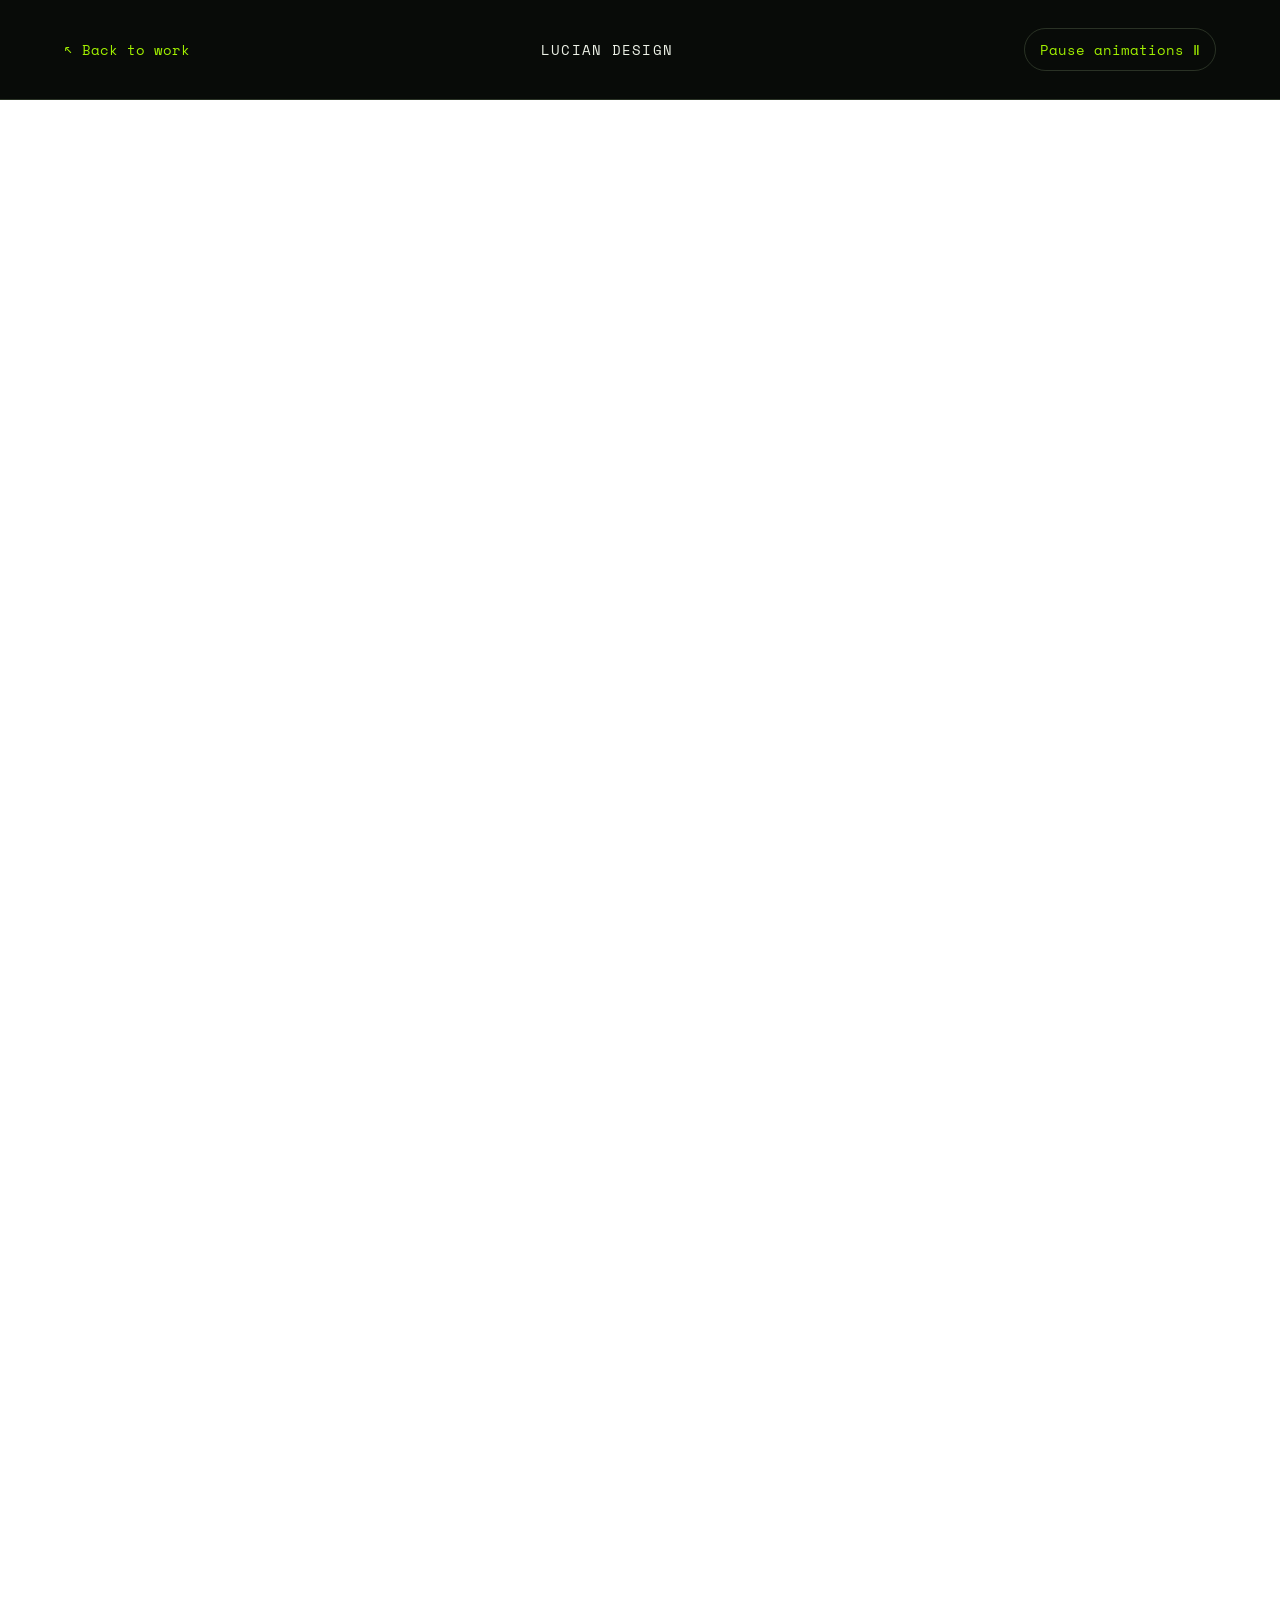
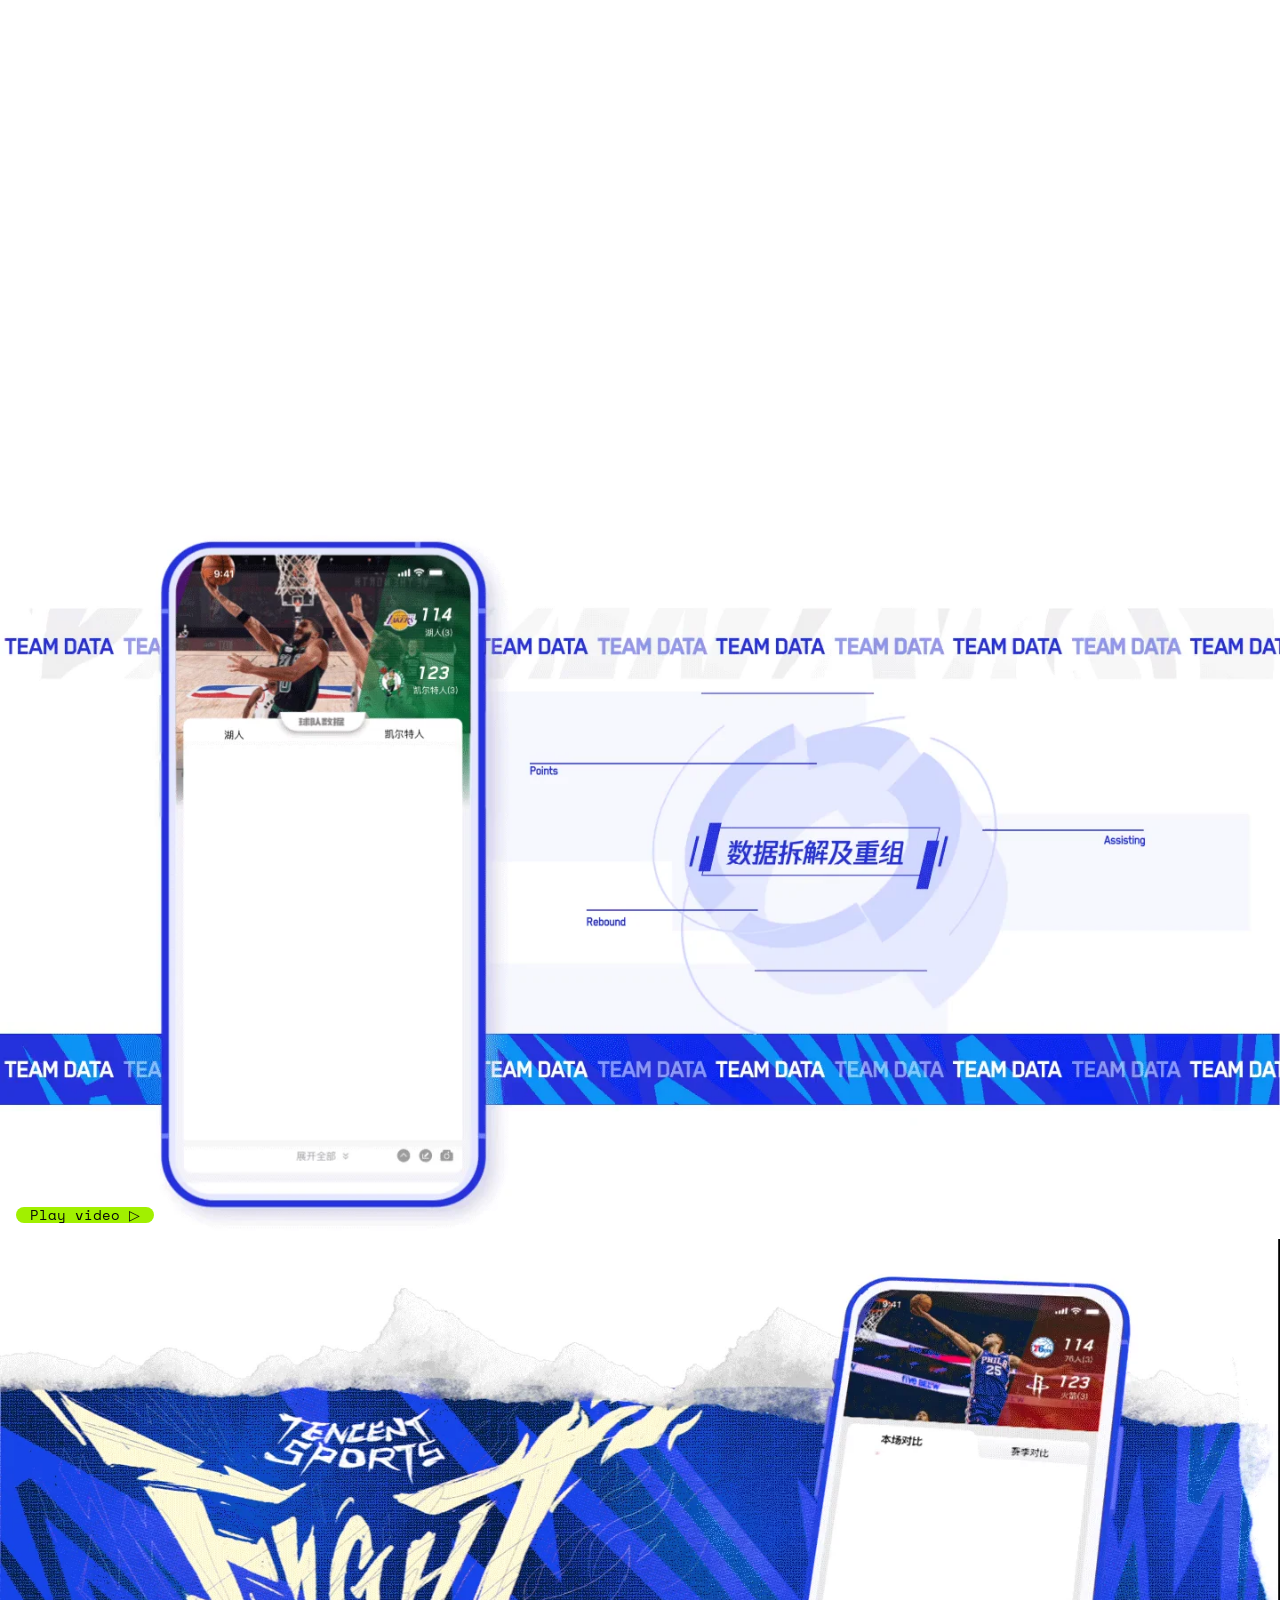
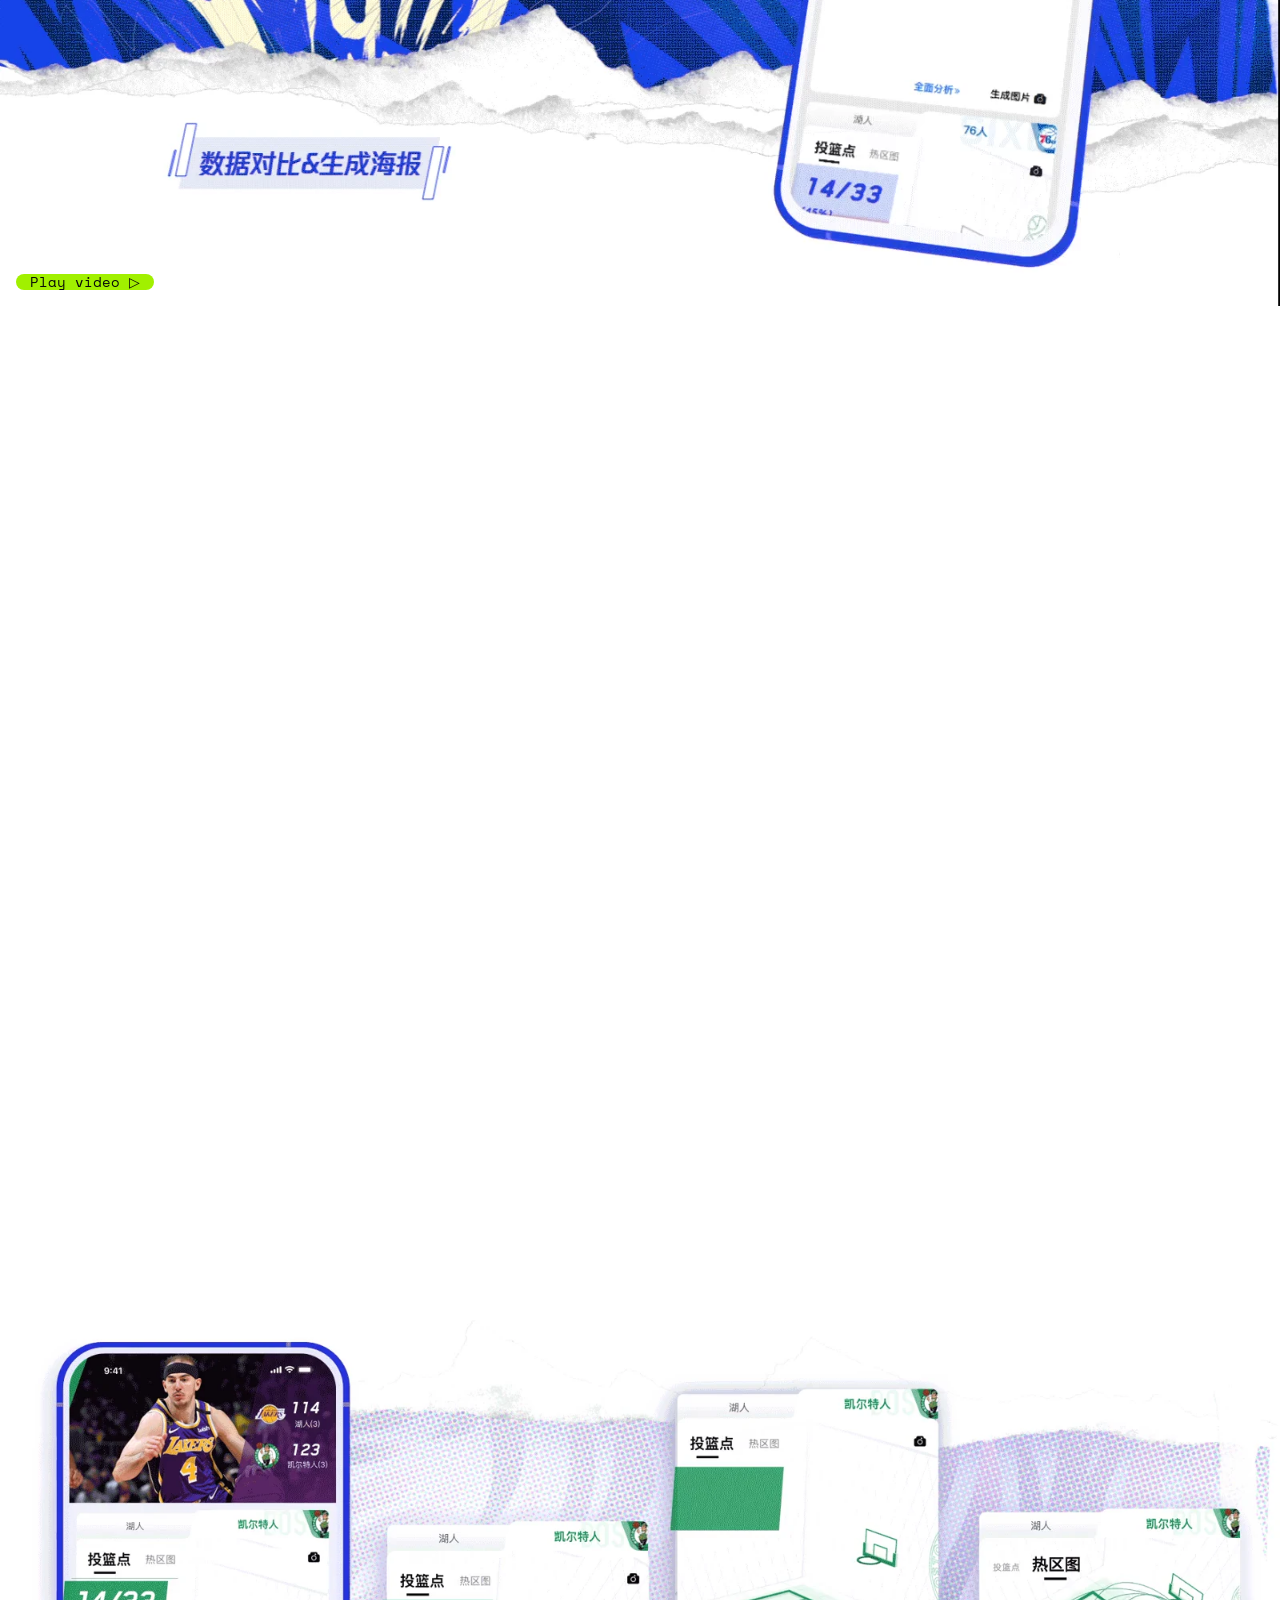
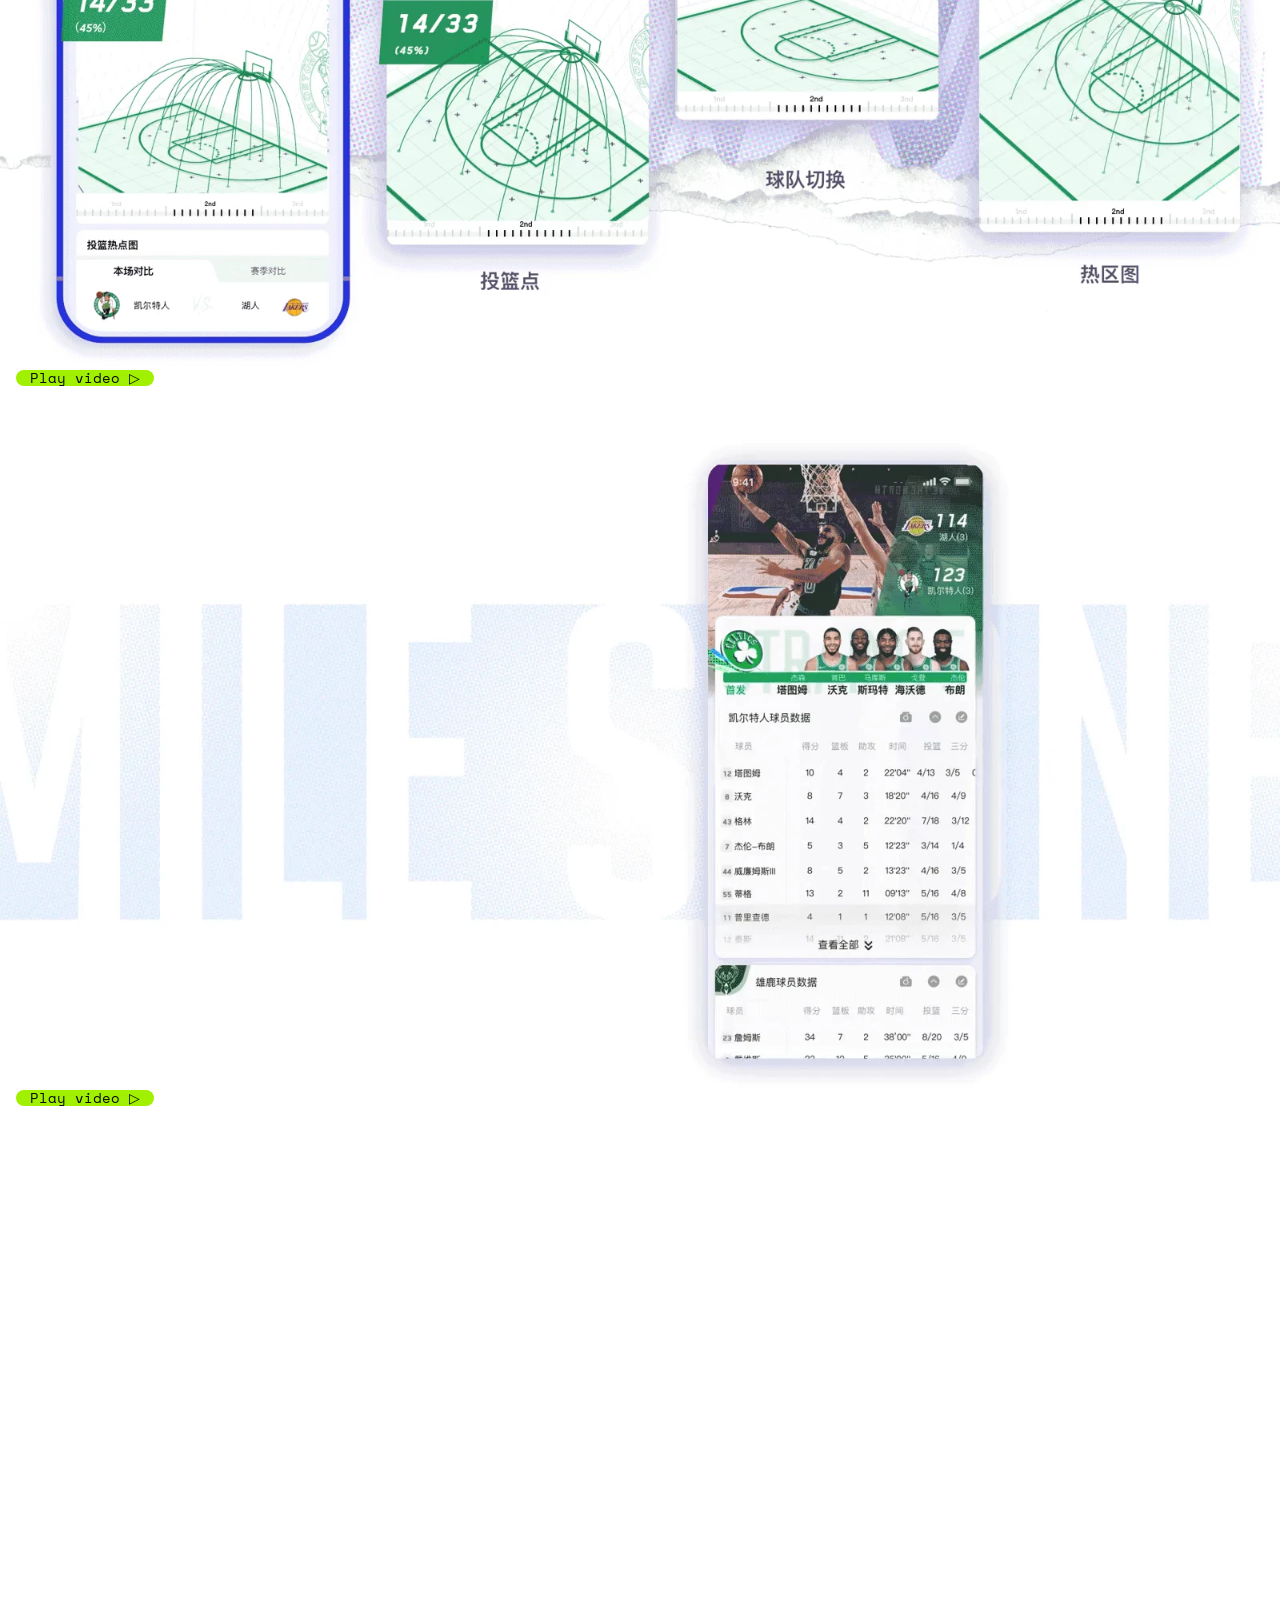
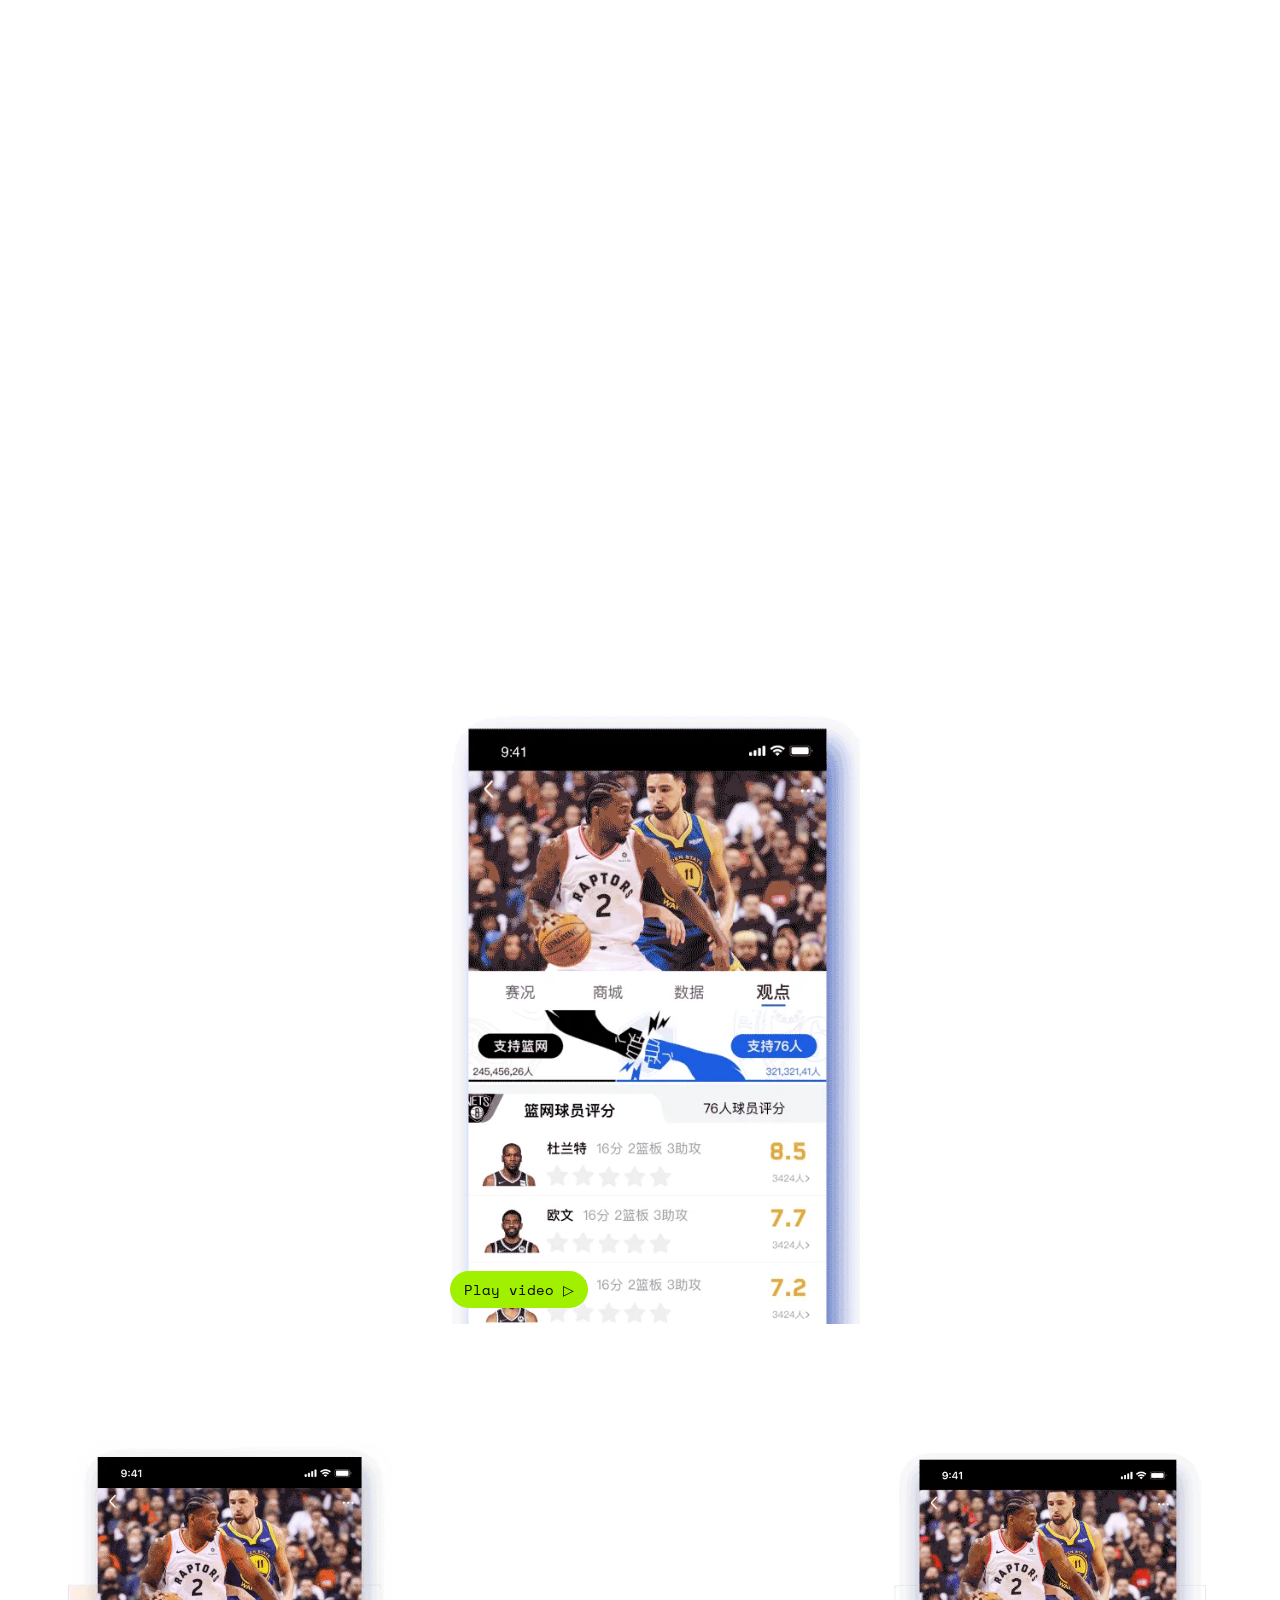
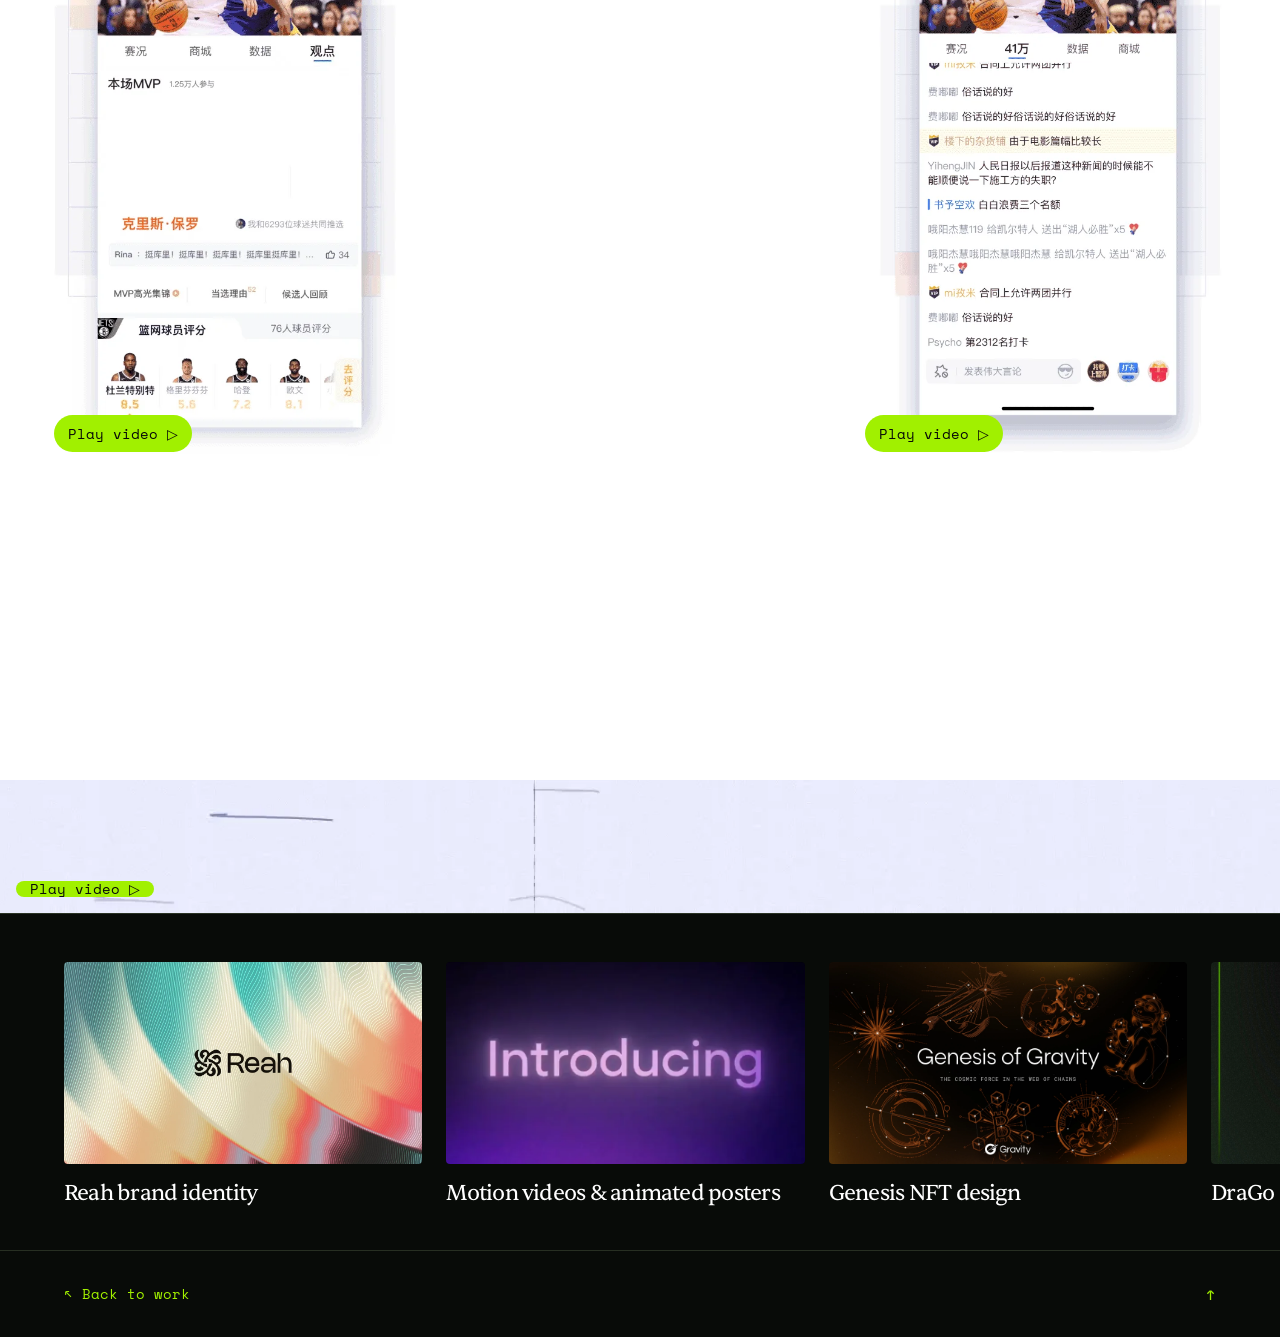
<file: tencent-stats.html>
<!doctype html><html lang="en"><head><meta charset="utf-8"><meta name="viewport" content="width=device-width,initial-scale=1"><meta name="theme-color" content="#080b08"><meta name="description" content="Tencent Sports statistics interface design and motion by Lucian Lu."><title>Tencent Sports stats UI — Lucian Design</title><link rel="stylesheet" href="./motion-detail.css?v=readable-contact-1"><link rel="stylesheet" href="./case-study.css?v=readable-contact-1"><link rel="stylesheet" href="./related-projects.css?v=readable-contact-1"><link rel="stylesheet" href="./sentient-titles.css?v=readable-contact-1"><link rel="stylesheet" href="./readability.css?v=inter-sentient-1"><link rel="stylesheet" href="./tencent-stats.css?v=complete-20261112-1"></head><body id="top"><header class="detail-nav"><a href="./#selected-work" class="back-link">↖ Back to work</a><a href="./" class="wordmark">LUCIAN DESIGN</a><button id="motion-toggle" aria-pressed="false">Pause animations Ⅱ</button></header><main><div class="case-gallery stats-complete-gallery" id="project"><figure class="case-module stats-full" data-behance-module="0"><img src="./assets/tencent-stats/module-00-1.webp" alt="Tencent Sports stats UI — module 1, visual 1" width="1440" height="914" loading="eager" decoding="async" fetchpriority="high"></figure><figure class="case-module stats-full" data-behance-module="1"><img src="./assets/tencent-stats/module-01-1.webp" alt="Tencent Sports stats UI — module 2, visual 1" width="1920" height="1823" loading="lazy" decoding="async"></figure><figure class="case-module stats-full" data-behance-module="2"><div class="video-shell"><video data-src="./assets/tencent-stats/module-02-1.mp4" poster="./assets/tencent-stats/module-02-1-poster.webp" width="1440" height="800" autoplay muted loop playsinline preload="none" aria-label="Tencent Sports stats UI — module 3, visual 1"></video></div></figure><figure class="case-module stats-full" data-behance-module="3"><div class="video-shell"><video data-src="./assets/tencent-stats/module-03-1.mp4" poster="./assets/tencent-stats/module-03-1-poster.webp" width="1440" height="750" autoplay muted loop playsinline preload="none" aria-label="Tencent Sports stats UI — module 4, visual 1"></video></div></figure><figure class="case-module stats-full" data-behance-module="4"><img src="./assets/tencent-stats/module-04-1.webp" alt="Tencent Sports stats UI — module 5, visual 1" width="1440" height="1098" loading="lazy" decoding="async"></figure><figure class="case-module stats-full" data-behance-module="5"><div class="video-shell"><video data-src="./assets/tencent-stats/module-05-1.mp4" poster="./assets/tencent-stats/module-05-1-poster.webp" width="1600" height="900" autoplay muted loop playsinline preload="none" aria-label="Tencent Sports stats UI — module 6, visual 1"></video></div></figure><figure class="case-module stats-full" data-behance-module="6"><div class="video-shell"><video data-src="./assets/tencent-stats/module-06-1.mp4" poster="./assets/tencent-stats/module-06-1-poster.webp" width="1600" height="900" autoplay muted loop playsinline preload="none" aria-label="Tencent Sports stats UI — module 7, visual 1"></video></div></figure><figure class="case-module stats-full" data-behance-module="7"><img src="./assets/tencent-stats/module-07-1.webp" alt="Tencent Sports stats UI — module 8, visual 1" width="1440" height="1200" loading="lazy" decoding="async"></figure><figure class="case-module stats-row" data-behance-module="8"><div class="stats-cell" style="--aspect:0.5444444444444444"><img src="./assets/tencent-stats/00-1.webp" alt="Tencent Sports stats UI — module 9, visual 1" width="294" height="540" loading="lazy" decoding="async"></div><div class="stats-cell" style="--aspect:0.6172839506172839"><div class="video-shell"><video data-src="./assets/tencent-stats/01-1.mp4" poster="./assets/tencent-stats/01-1-poster.webp" width="500" height="810" autoplay muted loop playsinline preload="none" aria-label="Tencent Sports stats UI — module 9, visual 2"></video></div></div><div class="stats-cell" style="--aspect:0.5222222222222223"><img src="./assets/tencent-stats/02-1.webp" alt="Tencent Sports stats UI — module 9, visual 3" width="282" height="540" loading="lazy" decoding="async"></div></figure><figure class="case-module stats-row" data-behance-module="9"><div class="stats-cell" style="--aspect:0.6"><div class="video-shell"><video data-src="./assets/tencent-stats/03-1.mp4" poster="./assets/tencent-stats/03-1-poster.webp" width="648" height="1080" autoplay muted loop playsinline preload="none" aria-label="Tencent Sports stats UI — module 10, visual 1"></video></div></div><div class="stats-cell" style="--aspect:0.5777777777777777"><img src="./assets/tencent-stats/04-1.webp" alt="Tencent Sports stats UI — module 10, visual 2" width="624" height="1080" loading="lazy" decoding="async"></div><div class="stats-cell" style="--aspect:0.6"><div class="video-shell"><video data-src="./assets/tencent-stats/05-1.mp4" poster="./assets/tencent-stats/05-1-poster.webp" width="648" height="1080" autoplay muted loop playsinline preload="none" aria-label="Tencent Sports stats UI — module 10, visual 3"></video></div></div></figure><figure class="case-module stats-full" data-behance-module="10"><img src="./assets/tencent-stats/module-10-1.webp" alt="Tencent Sports stats UI — module 11, visual 1" width="1440" height="300" loading="lazy" decoding="async"></figure><figure class="case-module stats-full" data-behance-module="11"><div class="video-shell"><video data-src="./assets/tencent-stats/module-11-1.mp4" poster="./assets/tencent-stats/module-11-1-poster.webp" width="1440" height="150" autoplay muted loop playsinline preload="none" aria-label="Tencent Sports stats UI — module 12, visual 1"></video></div></figure></div><footer class="case-footer"><a href="./#selected-work">↖ Back to work</a><a href="#top">↑</a></footer></main><script type="module" src="./case-study.js?v=first-visible-start-2"></script><script type="module" src="./related-projects.js?v=order-2"></script><script src="./media-loading.js?v=1" defer></script></body></html>
</file>
<file: motion-detail.css>
@font-face{font-family:"Space Mono";src:url('./assets/fonts/SpaceMono-Regular.ttf') format('truetype');font-weight:400;font-display:swap}@font-face{font-family:"Space Mono";src:url('./assets/fonts/SpaceMono-Bold.ttf') format('truetype');font-weight:700;font-display:swap}
:root{--green:#a1f000;--bg:#080b08;--ink:#edf2e7;--muted:#94a389;--line:#b4cf9a33;color-scheme:dark}*{box-sizing:border-box}html{scroll-behavior:smooth}body{margin:0;background:var(--bg);color:var(--ink);font-family:"Space Mono",'PingFang SC','Microsoft YaHei',monospace}a{color:inherit;text-decoration:none}button{font:inherit;color:inherit;cursor:pointer}a:focus-visible,button:focus-visible{outline:2px solid var(--green);outline-offset:6px}.detail-nav{display:flex;align-items:center;justify-content:space-between;padding:28px 5vw;border-bottom:1px solid var(--line);font-size:max(14px,11px);gap:20px}.back-link{color:var(--green)}.wordmark{letter-spacing:.08em}#motion-toggle{border:1px solid var(--line);border-radius:40px;background:transparent;padding:10px 15px;color:var(--green);font-size:max(14px,10px)}.collection-intro{padding:90px 7vw 60px}.eyebrow{font-size:max(14px,10px);color:var(--muted);letter-spacing:.07em}h1{font-size:max(14px,clamp(45px,7.5vw,125px));font-weight:400;line-height:1.05;letter-spacing:-.065em;margin:45px 0 60px}em{font-style:normal;color:var(--green)}.intro-bottom{display:grid;grid-template-columns:1fr 1fr auto;align-items:end;gap:30px}.intro-bottom p{font-size:max(14px,12px);line-height:1.8;margin:0;color:var(--muted)}.intro-bottom p:first-child{color:var(--ink);font-size:max(14px,15px)}.intro-bottom>a{display:grid;place-items:center;width:50px;height:50px;border:1px solid var(--line);border-radius:50%;color:var(--green);font-size:max(14px,24px)}.collection{padding:35px 5vw 80px;scroll-margin-top:30px}.collection-heading{border-top:1px solid var(--line);padding:22px 0 35px;display:flex;justify-content:space-between;font-size:max(14px,10px);color:var(--muted)}.motion-grid{columns:2;column-gap:30px}.motion-piece{break-inside:avoid;margin:0 0 40px}.media-open{position:relative;display:block;width:100%;border:0;background:#11180d;padding:0;overflow:hidden;text-align:left;cursor:zoom-in}.media-open img,.media-open video{display:block;width:100%;height:auto;object-fit:contain}.media-open:after{content:'↗';position:absolute;bottom:14px;right:14px;display:grid;place-items:center;width:32px;height:32px;border-radius:50%;background:var(--green);color:var(--bg);opacity:0;transition:opacity .2s}.media-open:hover:after,.media-open:focus-visible:after{opacity:1}.piece-caption{display:flex;align-items:start;justify-content:space-between;gap:16px;padding-top:14px}.piece-caption h2{font-size:max(14px,12px);line-height:1.5;font-weight:400;margin:0}.piece-caption p{font-size:max(14px,10px);color:var(--muted);margin:5px 0 0}.piece-caption a{color:var(--green);font-size:max(14px,10px);white-space:nowrap}.video-fallback{position:absolute;bottom:14px;left:14px;background:var(--green);color:var(--bg);font-size:max(14px,10px);padding:7px 10px;border-radius:20px}footer{padding:55px 7vw 25px;border-top:1px solid var(--line)}footer>p{font-size:max(14px,clamp(30px,4.3vw,70px));line-height:1.2;letter-spacing:-.06em;margin:0 0 35px}footer>a{font-size:max(14px,12px);color:var(--green);border-bottom:1px solid var(--green);padding-bottom:8px}.footer-line{display:flex;justify-content:space-between;border-top:1px solid var(--line);padding-top:24px;margin-top:75px;color:var(--muted);font-size:max(14px,9px)}dialog{padding:42px 25px 20px;background:#0a1008;color:var(--ink);border:1px solid var(--line);border-radius:12px;width:min(1300px,94vw);max-height:95svh}dialog::backdrop{background:#000d;backdrop-filter:blur(12px)}.close{position:absolute;right:10px;top:8px;border:0;border-radius:50%;width:28px;height:28px;background:var(--green);color:var(--bg);font-size:max(14px,23px)}#media-stage img,#media-stage video{display:block;max-height:78svh;max-width:100%;margin:auto}#media-caption{font-size:max(14px,11px);color:var(--muted)}@media(max-width:700px){.detail-nav{font-size:max(14px,9px)}.wordmark{display:none}.collection-intro{padding:65px 6vw 45px}h1{font-size:max(14px,10vw);margin:35px 0 45px}.intro-bottom{grid-template-columns:1fr auto}.intro-bottom p:nth-child(2){grid-column:1;grid-row:2;font-size:max(14px,10px)}.intro-bottom>a{grid-column:2;grid-row:1/3}.motion-grid{columns:1}.collection{padding-bottom:45px}}@media(prefers-reduced-motion:reduce){html{scroll-behavior:auto}*{transition:none!important}}

.motion-collection .detail-nav{position:sticky;top:0;z-index:20;background:#080b08ed;backdrop-filter:blur(14px)}.motion-collection .collection{padding-top:28px}.motion-collection #collection-count{display:none}.motion-piece{position:relative}.piece-source{position:absolute;top:12px;right:12px;display:grid;place-items:center;width:32px;height:32px;background:#080b08c9;backdrop-filter:blur(12px);border:1px solid #adc88f44;border-radius:50%;font-size:max(14px,16px);color:var(--green);opacity:0;transition:opacity .2s}.motion-piece:hover .piece-source,.piece-source:focus-visible{opacity:1}.motion-footer{padding:28px 5vw;display:flex;justify-content:space-between;gap:25px}.motion-footer>a{border:0;padding:0;margin:0;font-size:max(14px,10px)}#media-source{display:inline-block;margin:15px 0 0;color:var(--green);font-size:max(14px,10px)}#media-source[hidden]{display:none}

/* Product collections keep a consistent two-column presentation. */
.motion-collection .detail-nav{flex-wrap:wrap;row-gap:20px;padding-bottom:18px}.product-nav{display:flex;gap:8px;width:100%;align-items:center}.product-nav a{display:flex;gap:12px;align-items:center;border:1px solid var(--line);border-radius:30px;padding:9px 16px;font-size:max(14px,11px);color:var(--muted);transition:background .2s,color .2s}.product-nav a span{font-size:max(14px,9px);opacity:.65}.product-nav a[aria-current],.product-nav a:hover{background:var(--green);border-color:var(--green);color:var(--bg)}.product-group{scroll-margin-top:165px;margin-bottom:60px}.product-label{font-size:max(14px,12px);font-weight:400;color:var(--muted);margin:0 0 22px;padding-top:12px;border-top:1px solid var(--line);letter-spacing:.05em}.motion-collection .motion-grid{columns:auto;display:grid;grid-template-columns:repeat(2,minmax(0,1fr));gap:28px;align-items:start}.motion-collection .motion-piece{margin:0}.motion-collection .media-open{border-radius:3px}@media(max-width:700px){.motion-collection .detail-nav{padding:20px 5vw 14px;gap:16px}.product-nav{gap:6px}.product-nav a{font-size:max(14px,10px);padding:8px 12px;gap:8px}.motion-collection .motion-grid{gap:16px}.product-group{scroll-margin-top:145px;margin-bottom:44px}}

.motion-collection .motion-piece-full{grid-column:1 / -1;margin-left:0;margin-right:0}.motion-collection .motion-piece-full .media-open{border-radius:3px}.motion-piece-full .media-open video,.motion-piece-full .media-open img{width:100%;height:auto}.motion-piece-full .piece-source{right:12px}

/* Keep product navigation visible for the entire collection. */
.motion-collection{--motion-nav-height:140px;padding-top:var(--motion-nav-height)}.motion-collection .detail-nav{position:fixed;inset:0 0 auto;width:100%;z-index:100;background:#080b08f5}.motion-collection .product-group{scroll-margin-top:calc(var(--motion-nav-height) + 24px)}

/* Each ratio gets its own continuous rows inside the product. */
.motion-collection .motion-grid{display:flex;flex-direction:column;align-items:stretch;gap:28px}.motion-row{display:grid;gap:28px;align-items:start}.motion-row:empty{display:none}.motion-row-full{grid-template-columns:minmax(0,1fr)}.motion-row-landscape{grid-template-columns:repeat(2,minmax(0,1fr))}.motion-row-square{grid-template-columns:repeat(3,minmax(0,1fr))}@media(max-width:700px){.motion-collection .motion-grid,.motion-row{gap:16px}}

.product-nav{flex-wrap:wrap}.motion-row-portrait{grid-template-columns:repeat(2,minmax(0,1fr))}

/* sound toggle, ported from the Reah page */
.motion-piece .media-sound{position:absolute;z-index:3;display:grid;place-items:center;width:42px;height:42px;padding:10px;border:1px solid #ffffff55;border-radius:50%;background:#141414ba;color:#fff;backdrop-filter:blur(12px);left:var(--sound-x,calc(100% - 34px));top:var(--sound-y,calc(100% - 34px));transform:translate(-50%,-50%);transition:left .24s ease-out,top .24s ease-out,background .2s ease;pointer-events:none}
.motion-piece .media-sound svg{width:100%;height:100%;fill:none;stroke:currentColor;stroke-width:1.7;stroke-linecap:round;stroke-linejoin:round}
.motion-piece.sound-following .media-sound{transition:left .08s linear,top .08s linear,background .2s ease}
@media(hover:none),(pointer:coarse){.motion-piece .media-sound{pointer-events:auto}}
@media(hover:hover) and (pointer:fine){.motion-piece.has-sound .media-open{cursor:none}}
@media(prefers-reduced-motion:reduce){.motion-piece .media-sound{transition:none}}
/* the bottom-right ↗ only where an original X post exists, and never on a sound card */
.motion-piece:not(.has-source) .media-open:after,.motion-piece.has-sound .media-open:after{display:none}

.media-open.fit-contain{aspect-ratio:var(--cell-ratio,16/9);display:grid;place-items:center;background:#0b0f0a}
.media-open.fit-contain img{position:absolute;inset:0;width:100%;height:100%;aspect-ratio:auto!important;object-fit:contain}

/* loading sweep (markLoading in the page script) */
.is-loading:after{content:"";position:absolute;inset:0;z-index:1;pointer-events:none;background:linear-gradient(100deg,transparent 20%,#ffffff0d 35%,#ffffff2b 50%,#ffffff0d 65%,transparent 80%);transform:translateX(-100%);animation:media-sweep 1.8s cubic-bezier(.4,0,.2,1) infinite;will-change:transform}
@keyframes media-sweep{to{transform:translateX(100%)}}
@media (prefers-reduced-motion:reduce){.is-loading:after{animation:none;transform:none;background:#ffffff0a}}

/* artwork dialog: the close button lines up with the content's right edge, in its own band above the media */
dialog{padding-top:60px}
dialog .close{top:16px;right:25px;width:32px;height:32px;padding:0;display:grid;place-items:center;line-height:1;font-size:0}
dialog .close svg{width:16px;height:16px;fill:none;stroke:currentColor;stroke-width:2.4;stroke-linecap:round}

/* video tag (videoTag in motion-detail.js): ▶ length at rest, what a click does on hover */
.video-tag{position:absolute;left:14px;bottom:14px;z-index:2;display:grid;padding:7px 12px;border-radius:99px;background:#0a1008cc;color:var(--ink);border:1px solid #ffffff26;font:12px/1.2 Inter,system-ui,sans-serif;letter-spacing:.01em;backdrop-filter:blur(10px);pointer-events:none;transition:background .2s ease,color .2s ease,border-color .2s ease}
.video-tag>span{grid-area:1/1;transition:opacity .2s ease,transform .2s ease;white-space:nowrap}
.video-tag-hover{opacity:0;transform:translateY(4px)}
@media(hover:hover){.media-open:hover .video-tag,.media-open:focus-visible .video-tag{background:var(--green);color:var(--bg);border-color:var(--green)}
.media-open:hover .video-tag-rest,.media-open:focus-visible .video-tag-rest{opacity:0;transform:translateY(-4px)}
.media-open:hover .video-tag-hover,.media-open:focus-visible .video-tag-hover{opacity:1;transform:none}}
.video-fallback{bottom:52px}
</file>
<file: case-study.css>
.case-intro h1{font-size:max(14px,clamp(48px,8vw,130px));line-height:1.02;margin:40px 0 55px}.case-intro .intro-bottom p{max-width:430px}.case-gallery{max-width:1440px;margin:0 auto;background:#1b1b1b}.case-module{margin:0;width:100%;position:relative}.case-module img,.case-module video{display:block;width:100%;height:auto}.case-module img{content-visibility:auto}.case-module.video-row{display:grid;grid-template-columns:repeat(3,minmax(0,1fr));align-items:center;gap:0}.case-module.video-row .video-shell{min-width:0}.video-shell{position:relative}.play-retry{position:absolute;bottom:16px;left:16px;background:#a1f000;color:#080b08;padding:8px 14px;border-radius:30px;border:0;font-size:max(14px,11px)}.external-module{background:#10160d;border-top:1px solid #a6c48a33;border-bottom:1px solid #a6c48a33;padding:32px 5%;display:flex;align-items:center;justify-content:space-between;gap:30px}.external-module span{display:block;font-size:max(14px,9px);color:#94a389;letter-spacing:.08em;margin-bottom:9px}.external-module h2{font-size:max(14px,20px);line-height:1.3;font-weight:400;margin:0}.external-module a{display:inline-block;flex-shrink:0;border:1px solid #a1f000;border-radius:40px;padding:12px 18px;font-size:max(14px,11px);color:#a1f000}.case-source{max-width:1440px;margin:auto;padding:35px 5vw;display:flex;justify-content:space-between;gap:25px;font-size:max(14px,10px);color:#94a389}.case-source a{color:#a1f000}.case-card-cover{object-fit:cover}.company-products a{color:inherit;text-decoration:underline;text-underline-offset:4px}.company-products a:hover{color:var(--lime)}@media(max-width:700px){.case-module.video-row{grid-template-columns:1fr}.external-module{align-items:start;flex-direction:column;padding:30px 6vw}.external-module h2{font-size:max(14px,17px)}.case-source{flex-direction:column}.case-intro h1{font-size:max(14px,12vw)}}

.sketchfab-module{background:#10160d}.sketchfab-module iframe{display:block;width:100%;aspect-ratio:16/9;min-height:320px;border:0;background:#1b1b1b}.sketchfab-module .external-module{border-bottom:0}

.video-embed-module{background:#1b1b1b}.video-embed-module iframe{display:block;width:100%;aspect-ratio:16/9;min-height:240px;border:0}.case-footer{display:flex;align-items:center;justify-content:space-between;gap:20px;padding:30px 5vw;border-top:1px solid #a6c48a33}.case-footer>a{font-size:max(14px,10px);margin:0;padding:0;border:0}.case-footer>a:last-child{font-size:max(14px,18px)}

.case-module.case-grid{display:flex;align-items:center;background:#101010}.case-grid-item{flex:var(--aspect) 1 0;min-width:0}.case-grid-item img,.case-grid-item video{width:100%;height:auto}

.stats-gallery{background:#fff;padding:45px 3%;max-width:1440px}.stats-row{display:flex;align-items:center;gap:20px;margin:0 0 45px}.stats-row:last-child{margin-bottom:0}.stats-cell{flex:var(--aspect) 1 0;min-width:0}.stats-cell img,.stats-cell video{display:block;width:100%;height:auto}.stats-cover{position:absolute;inset:0;background:#fff;display:grid;grid-template-columns:1fr 1.15fr 1fr;gap:8px;padding:12px 12%}.stats-cover img{display:block;position:static;width:100%;height:100%;min-width:0;object-fit:contain}@media(max-width:700px){.stats-gallery{padding:20px 3%}.stats-row{gap:8px;margin-bottom:25px}}
</file>
<file: related-projects.css>
.related-projects{display:flex;gap:24px;overflow-x:auto;scroll-snap-type:x proximity;scroll-padding-inline:5vw;padding:48px 5vw 40px;border-top:1px solid #b4cf9a33;background:#080b08;scrollbar-width:thin;scrollbar-color:#a1f00055 transparent;overscroll-behavior-inline:contain}
.related-project{flex:0 0 clamp(240px,28vw,420px);min-width:0;scroll-snap-align:start;color:#edf2e7;text-decoration:none;font-family:"Space Mono",'PingFang SC','Microsoft YaHei',monospace}
.related-project img{display:block;width:100%;height:auto;aspect-ratio:16/9;object-fit:cover;border-radius:4px;background:#11180d;transition:filter .25s}
.related-project span{display:flex;align-items:center;justify-content:space-between;gap:16px;font-size:max(14px,11px);line-height:1.6;padding:14px 0 0}
.related-project i{font-style:normal;color:#a1f000;transition:transform .25s}
.related-project:hover{color:#a1f000}.related-project:hover i{transform:translate(3px,-3px)}.related-project:hover img{filter:brightness(1.1)}
.related-project:focus-visible{outline:2px solid #a1f000;outline-offset:5px}
@media(max-width:700px){.related-projects{gap:16px;padding-block:32px}.related-project{flex-basis:70vw}}
@media(prefers-reduced-motion:reduce){.related-project img,.related-project i{transition:none}}
</file>
<file: sentient-titles.css>
@font-face{font-family:Sentient;src:url('./assets/fonts/Sentient-Regular.otf') format('opentype');font-style:normal;font-weight:400;font-display:swap}
@font-face{font-family:Sentient;src:url('./assets/fonts/Sentient-Medium.otf') format('opentype');font-style:normal;font-weight:500;font-display:swap}
@font-face{font-family:Sentient;src:url('./assets/fonts/Sentient-Italic.otf') format('opentype');font-style:italic;font-weight:400;font-display:swap}
h1,h2,h3,h4,h5,h6,.portfolio :is(h1,h2,h3,h4,h5,h6),.all-projects-dialog h2,.contact-dialog h2,.portfolio .skill-stack,.portfolio .motion-project-title,.portfolio .project-image-title,.portfolio .placeholder-title,.related-project span{font-family:Sentient,'PingFang SC','Microsoft YaHei',serif;font-weight:400;letter-spacing:-.025em}
.portfolio .ai-capability h3 em,.hero .statement,.hero .statement em{font-family:Sentient,serif;font-weight:400}
.hero h1,.hero .statement{font-size:max(14px,6.2cqw);line-height:1.14;letter-spacing:-.035em}
.hero .statement em{font-style:italic}
.portfolio .section-title,.portfolio .footer-title h2,.portfolio .work-outro h3,.portfolio .motion-heading h2{letter-spacing:-.025em}
.portfolio .motion-project-title{font-size:max(14px,16px)}.related-project span{font-size:max(14px,17px)}
.monochrome-version .hero-art-proxy{filter:grayscale(1) brightness(.14)}
@media(max-width:600px){.hero h1,.hero .statement{font-size:max(14px,6.8cqw)}.portfolio .motion-project-title{font-size:max(14px,15px)}}

.portfolio :is(h1,h2,h3,h4,h5,h6) *,.portfolio .skill-stack *,.portfolio .project-image-title *,.portfolio .placeholder-title *,.all-projects-dialog h2 *,.contact-dialog h2 *{font-family:Sentient,serif}
</file>
<file: readability.css>
/* Navigation and labels use Mono; headings use Sentient; body copy uses Inter. */
.hero nav,.hero nav *,.hero .disciplines,.hero .disciplines *,.hero .brand,.hero .brand *{font-family:'Space Mono','PingFang SC','Microsoft YaHei',monospace;font-weight:400}
.portfolio .motion-project-title,.all-projects-grid .motion-project-title,.related-project span{color:#fff;font-size:22px;line-height:1.45;letter-spacing:-.035em;font-weight:400}
.related-project:hover,.related-project:hover span{color:#fff}.related-project i{display:none}
.facts-grid .fact-card{height:auto;min-height:490px}.fact-bottom p{font-size:14px;line-height:1.7}.experience-timeline{margin:26px 0}.timeline-entry{min-height:106px}.company-products li{font-size:14px}.company-identity small{font-size:14px}.company-identity{gap:10px}.ai-capability ul{font-size:14px}
.section-heading>p,.story-heading>p,.service-card>p{font-size:16px;line-height:1.7}.service-card{min-height:330px}.project-meta{align-items:start;gap:20px}.project-slot-index{padding-top:7px}
.avatar-contact{width:144px;height:144px;background:transparent;box-shadow:none;right:24px;bottom:24px}.avatar-contact:hover{box-shadow:none}.avatar-contact .avatar-viewport{position:absolute;left:18px;top:18px;width:108px;height:108px;background:#242424;box-shadow:0 6px 25px #0006}.avatar-caption{display:none}
.contact-ring{position:absolute;inset:0;width:144px;height:144px;overflow:visible;pointer-events:none;animation:contact-orbit 36s linear infinite}.contact-ring text{fill:#e8e8e8;font-family:'Space Mono',monospace;font-size:14px;font-weight:400}.avatar-contact:hover .contact-ring{animation-play-state:paused}
@keyframes contact-orbit{to{transform:rotate(360deg)}}
@media(max-width:900px){.facts-grid .fact-card{min-height:560px}.timeline-entry{min-height:125px}}
@media(max-width:600px){.facts-grid .fact-card{min-height:470px}.timeline-entry{min-height:106px}.portfolio .motion-project-title,.related-project span{font-size:20px}.avatar-contact{right:16px;bottom:16px}}
@media(prefers-reduced-motion:reduce){.contact-ring{animation:none}}

.all-projects-dialog,.contact-dialog{background:#171717;border-color:#ffffff24}

@font-face{font-family:Inter;src:local('Inter Regular'),local('Inter'),url('./assets/fonts/Inter-Regular.ttf') format('truetype');font-weight:400;font-style:normal;font-display:swap}
p,.portfolio p,.contact-dialog p,.all-projects-dialog p{font-family:Inter,system-ui,-apple-system,'Segoe UI',sans-serif;font-weight:400}
.hero .statement,.hero .statement em,.portfolio .motion-project-title,.all-projects-grid .motion-project-title,.related-project span,.product-label{font-family:Sentient,serif;font-weight:400}
</file>
<file: genesis-nft.css>
.genesis-case{background:#080808;color:#ededed}.genesis-case .detail-nav{position:sticky;top:0;z-index:20;background:#080808f2;backdrop-filter:blur(14px)}
.genesis-gallery{width:90%;max-width:1440px;margin:28px auto 80px;background:transparent;display:flex;flex-direction:column;gap:24px}.genesis-gallery figure{margin:0;min-width:0}.genesis-gallery img,.genesis-gallery video{display:block;width:100%;height:auto;border-radius:8px;background:#101010}
.genesis-brief,.genesis-videos,.genesis-stills{display:grid;grid-template-columns:repeat(2,minmax(0,1fr));gap:24px}.genesis-brief article{padding:clamp(28px,3.2vw,52px);background:#171717;border-radius:8px;min-height:330px}.genesis-brief h2{font-family:Sentient,serif;font-size:24px;font-weight:400;letter-spacing:-.025em;color:#999;margin:0 0 22px;line-height:1.5}.genesis-brief p{font-family:Inter,system-ui,-apple-system,'Segoe UI',sans-serif;font-size:20px;font-weight:400;line-height:1.45;letter-spacing:-.015em;margin:0;color:#e4e4e4}.genesis-videos video{aspect-ratio:1/1;object-fit:contain}.genesis-stills img{aspect-ratio:5/6;object-fit:contain}
@media(max-width:700px){.genesis-gallery{gap:16px;margin-top:18px;margin-bottom:48px}.genesis-brief{grid-template-columns:1fr}.genesis-brief,.genesis-videos,.genesis-stills{gap:16px}.genesis-brief article{min-height:0;padding:28px}.genesis-brief p{font-size:18px}}
</file>
<file: tencent-stats.css>
/* Keep every Behance module in its original order and aspect ratio. */
.stats-complete-gallery{max-width:1440px;width:100%;margin:0 auto;padding:0;background:#fff}
.stats-complete-gallery .stats-full{margin:0;padding:0;line-height:0}
.stats-complete-gallery .stats-full img,.stats-complete-gallery .stats-full video{display:block;width:100%;height:auto;object-fit:contain}
.stats-complete-gallery .stats-row{display:flex;align-items:center;margin:0;padding:45px 3%;gap:20px;background:#fff}
.stats-complete-gallery .stats-cell{flex:var(--aspect) 1 0;min-width:0}
.stats-complete-gallery .stats-cell img,.stats-complete-gallery .stats-cell video{display:block;width:100%;height:auto;object-fit:contain}
@media(max-width:700px){.stats-complete-gallery .stats-row{padding:24px 3%;gap:8px}}
</file>
